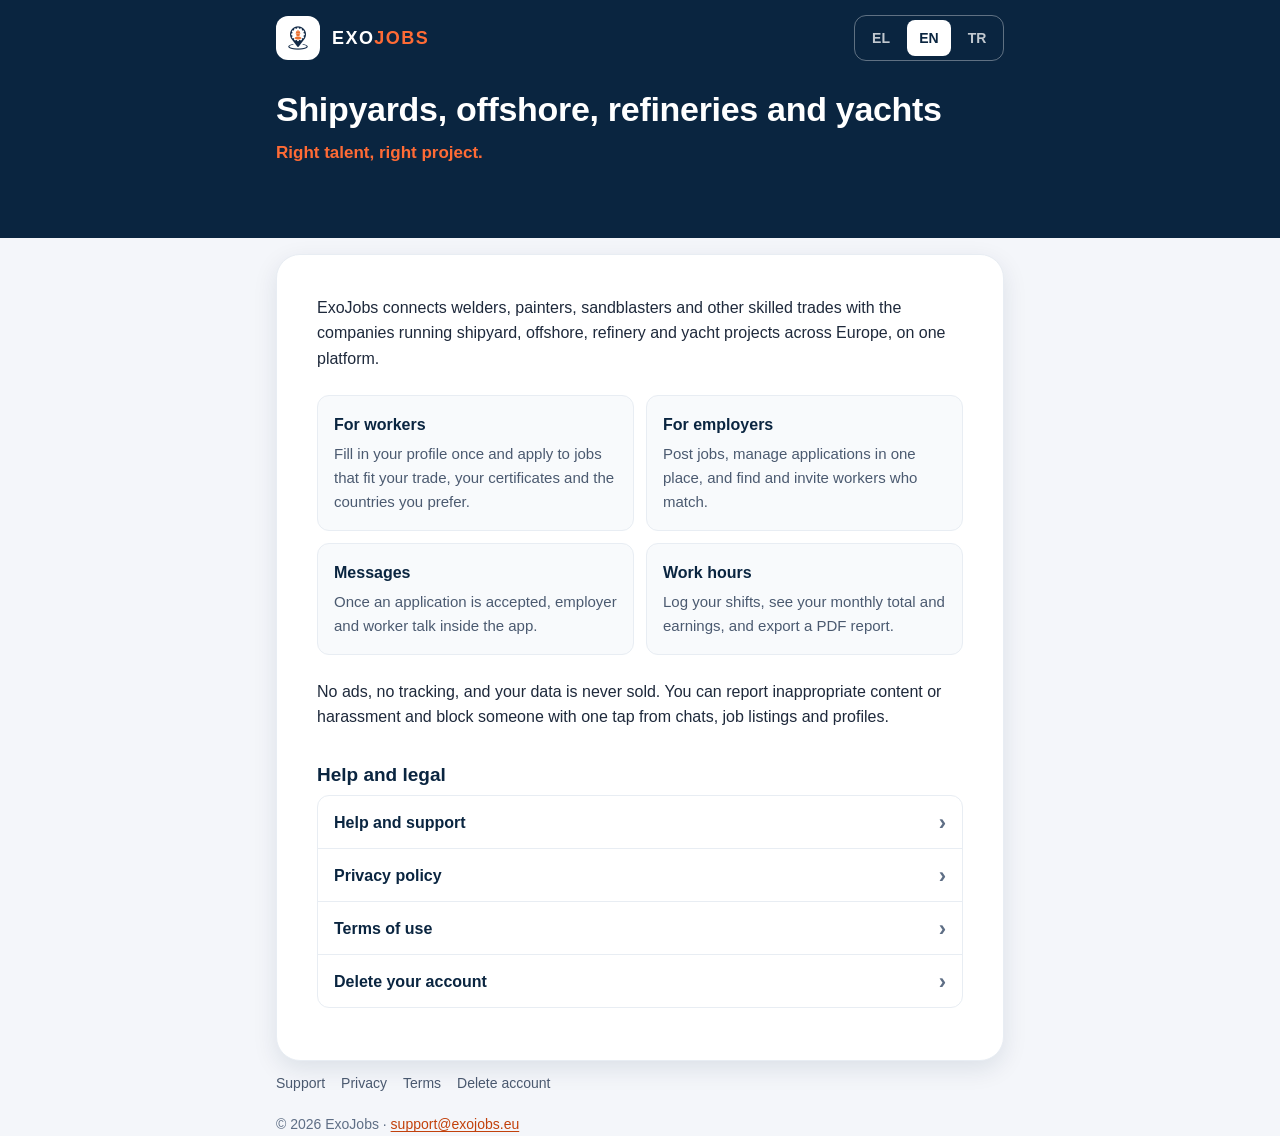
<file: index.html>
<!doctype html>
<html lang="en" data-lang="en">
<head>
<meta charset="utf-8">
<meta name="viewport" content="width=device-width, initial-scale=1">
<meta http-equiv="Content-Security-Policy" content="default-src 'self'; img-src 'self'; style-src 'self'; script-src 'self'; base-uri 'none'; form-action 'none'">
<meta name="referrer" content="no-referrer">
<meta name="color-scheme" content="light dark">
<meta name="theme-color" content="#0A2540" media="(prefers-color-scheme: light)">
<meta name="theme-color" content="#1C3A64" media="(prefers-color-scheme: dark)">
<meta name="description" content="ExoJobs: shipyards, offshore, refineries and yachts. Skilled workers and employers meet on one platform.">
<title>ExoJobs</title>
<link rel="icon" type="image/png" href="assets/favicon.png">
<link rel="apple-touch-icon" href="assets/apple-touch-icon.png">
<link rel="stylesheet" href="assets/style.css">
<script src="assets/site.js"></script>
</head>
<body data-title-tr="ExoJobs · Tersane, offshore, rafineri ve yat işleri" data-title-el="ExoJobs · Ναυπηγεία, offshore, διυλιστήρια και κότερα" data-title-en="ExoJobs · Shipyards, offshore, refineries and yachts">
<a class="skip" href="#main"><span data-l="tr">İçeriğe geç</span><span data-l="el">Μετάβαση στο περιεχόμενο</span><span data-l="en">Skip to content</span></a>

<header class="band">
  <div class="wrap bar">
    <a class="brand-link" href="index.html" aria-label="ExoJobs">
      <span class="logo-box"><img src="assets/logo.png" alt="" width="32" height="32"></span>
      <span class="wordmark">EXO<b>JOBS</b></span>
    </a>
    <nav class="langs" aria-label="Dil / Γλώσσα / Language">
      <a href="?lang=el" data-set-lang="el" lang="el" title="Ελληνικά">EL</a>
      <a href="?lang=en" data-set-lang="en" lang="en" title="English">EN</a>
      <a href="?lang=tr" data-set-lang="tr" lang="tr" title="Türkçe">TR</a>
    </nav>
  </div>
  <div class="wrap band-title">
    <h1>
      <span data-l="tr" lang="tr">Tersane, offshore, rafineri ve yat işleri</span>
      <span data-l="el" lang="el">Ναυπηγεία, offshore, διυλιστήρια και κότερα</span>
      <span data-l="en" lang="en">Shipyards, offshore, refineries and yachts</span>
    </h1>
    <p class="tagline">
      <span data-l="tr" lang="tr">Doğru yetenek, doğru proje.</span>
      <span data-l="el" lang="el">Σωστό ταλέντο, σωστό έργο.</span>
      <span data-l="en" lang="en">Right talent, right project.</span>
    </p>
  </div>
</header>

<main id="main" class="wrap">
  <article class="card" data-l="tr" lang="tr">
    <p>ExoJobs, Avrupa'daki tersane, offshore, rafineri ve yat projelerinde çalışan kaynakçı, boyacı, kumlamacı ve diğer ustaları bu projeleri yürüten şirketlerle tek platformda buluşturur.</p>
    <div class="features">
      <section class="feature">
        <h3>İşçiler için</h3>
        <p>Profilini bir kez doldur; mesleğine, sertifikalarına ve tercih ettiğin ülkelere uyan ilanlara başvur.</p>
      </section>
      <section class="feature">
        <h3>İşverenler için</h3>
        <p>İlan ver, başvuruları tek yerden yönet, ilanına uyan ustaları bul ve davet et.</p>
      </section>
      <section class="feature">
        <h3>Mesajlar</h3>
        <p>Başvuru kabul edilince işveren ve işçi uygulama içinden yazışır.</p>
      </section>
      <section class="feature">
        <h3>Çalışma saatleri</h3>
        <p>Vardiyalarını kaydet, aylık toplamı ve kazancını gör, PDF rapor al.</p>
      </section>
    </div>
    <p>Reklam yok, takip yok, verilerin satılmaz. Uygunsuz içeriği ve tacizi sohbetlerden, ilanlardan ve profillerden tek dokunuşla şikâyet edebilir, kişiyi engelleyebilirsin.</p>

    <!-- Store links: remove "hidden" and fill in the URLs once the app is live. -->
    <div class="stores" hidden>
      <a class="mail" href="#">App Store</a>
      <a class="mail" href="#">Google Play</a>
    </div>

    <h2>Yardım ve yasal bilgiler</h2>
    <ul class="links">
      <li><a href="support.html">Yardım ve destek</a></li>
      <li><a href="privacy.html">Gizlilik politikası</a></li>
      <li><a href="terms.html">Kullanım şartları</a></li>
      <li><a href="delete-account.html">Hesabı silme</a></li>
    </ul>
  </article>

  <article class="card" data-l="el" lang="el">
    <p>Το ExoJobs φέρνει σε επαφή συγκολλητές, βαφείς, αμμοβολιστές και άλλους τεχνίτες με εταιρείες που εκτελούν έργα σε ναυπηγεία, offshore, διυλιστήρια και κότερα σε όλη την Ευρώπη, σε μία πλατφόρμα.</p>
    <div class="features">
      <section class="feature">
        <h3>Για εργαζόμενους</h3>
        <p>Συμπληρώστε το προφίλ σας μία φορά και κάντε αίτηση σε αγγελίες που ταιριάζουν στην ειδικότητα, τα πιστοποιητικά και τις χώρες που προτιμάτε.</p>
      </section>
      <section class="feature">
        <h3>Για εργοδότες</h3>
        <p>Δημοσιεύστε αγγελίες, διαχειριστείτε τις αιτήσεις από ένα σημείο, βρείτε και προσκαλέστε τεχνίτες που ταιριάζουν.</p>
      </section>
      <section class="feature">
        <h3>Μηνύματα</h3>
        <p>Μόλις εγκριθεί μια αίτηση, εργοδότης και εργαζόμενος συνομιλούν μέσα από την εφαρμογή.</p>
      </section>
      <section class="feature">
        <h3>Ώρες εργασίας</h3>
        <p>Καταγράψτε τις βάρδιές σας, δείτε το μηνιαίο σύνολο και τις αποδοχές σας και πάρτε αναφορά PDF.</p>
      </section>
    </div>
    <p>Χωρίς διαφημίσεις, χωρίς παρακολούθηση, τα δεδομένα σας δεν πωλούνται. Μπορείτε να αναφέρετε ακατάλληλο περιεχόμενο ή παρενόχληση και να αποκλείσετε κάποιον με ένα άγγιγμα, από συνομιλίες, αγγελίες και προφίλ.</p>

    <div class="stores" hidden>
      <a class="mail" href="#">App Store</a>
      <a class="mail" href="#">Google Play</a>
    </div>

    <h2>Βοήθεια και νομικά</h2>
    <ul class="links">
      <li><a href="support.html">Βοήθεια και υποστήριξη</a></li>
      <li><a href="privacy.html">Πολιτική απορρήτου</a></li>
      <li><a href="terms.html">Όροι χρήσης</a></li>
      <li><a href="delete-account.html">Διαγραφή λογαριασμού</a></li>
    </ul>
  </article>

  <article class="card" data-l="en" lang="en">
    <p>ExoJobs connects welders, painters, sandblasters and other skilled trades with the companies running shipyard, offshore, refinery and yacht projects across Europe, on one platform.</p>
    <div class="features">
      <section class="feature">
        <h3>For workers</h3>
        <p>Fill in your profile once and apply to jobs that fit your trade, your certificates and the countries you prefer.</p>
      </section>
      <section class="feature">
        <h3>For employers</h3>
        <p>Post jobs, manage applications in one place, and find and invite workers who match.</p>
      </section>
      <section class="feature">
        <h3>Messages</h3>
        <p>Once an application is accepted, employer and worker talk inside the app.</p>
      </section>
      <section class="feature">
        <h3>Work hours</h3>
        <p>Log your shifts, see your monthly total and earnings, and export a PDF report.</p>
      </section>
    </div>
    <p>No ads, no tracking, and your data is never sold. You can report inappropriate content or harassment and block someone with one tap from chats, job listings and profiles.</p>

    <div class="stores" hidden>
      <a class="mail" href="#">App Store</a>
      <a class="mail" href="#">Google Play</a>
    </div>

    <h2>Help and legal</h2>
    <ul class="links">
      <li><a href="support.html">Help and support</a></li>
      <li><a href="privacy.html">Privacy policy</a></li>
      <li><a href="terms.html">Terms of use</a></li>
      <li><a href="delete-account.html">Delete your account</a></li>
    </ul>
  </article>
</main>

<footer class="wrap">
  <nav aria-label="Footer">
    <a href="support.html"><span data-l="tr">Destek</span><span data-l="el">Υποστήριξη</span><span data-l="en">Support</span></a>
    <a href="privacy.html"><span data-l="tr">Gizlilik</span><span data-l="el">Απόρρητο</span><span data-l="en">Privacy</span></a>
    <a href="terms.html"><span data-l="tr">Kullanım şartları</span><span data-l="el">Όροι χρήσης</span><span data-l="en">Terms</span></a>
    <a href="delete-account.html"><span data-l="tr">Hesabı silme</span><span data-l="el">Διαγραφή λογαριασμού</span><span data-l="en">Delete account</span></a>
  </nav>
  <p>© 2026 ExoJobs · <a href="mailto:support@exojobs.eu">support@exojobs.eu</a></p>
</footer>
</body>
</html>
</file>
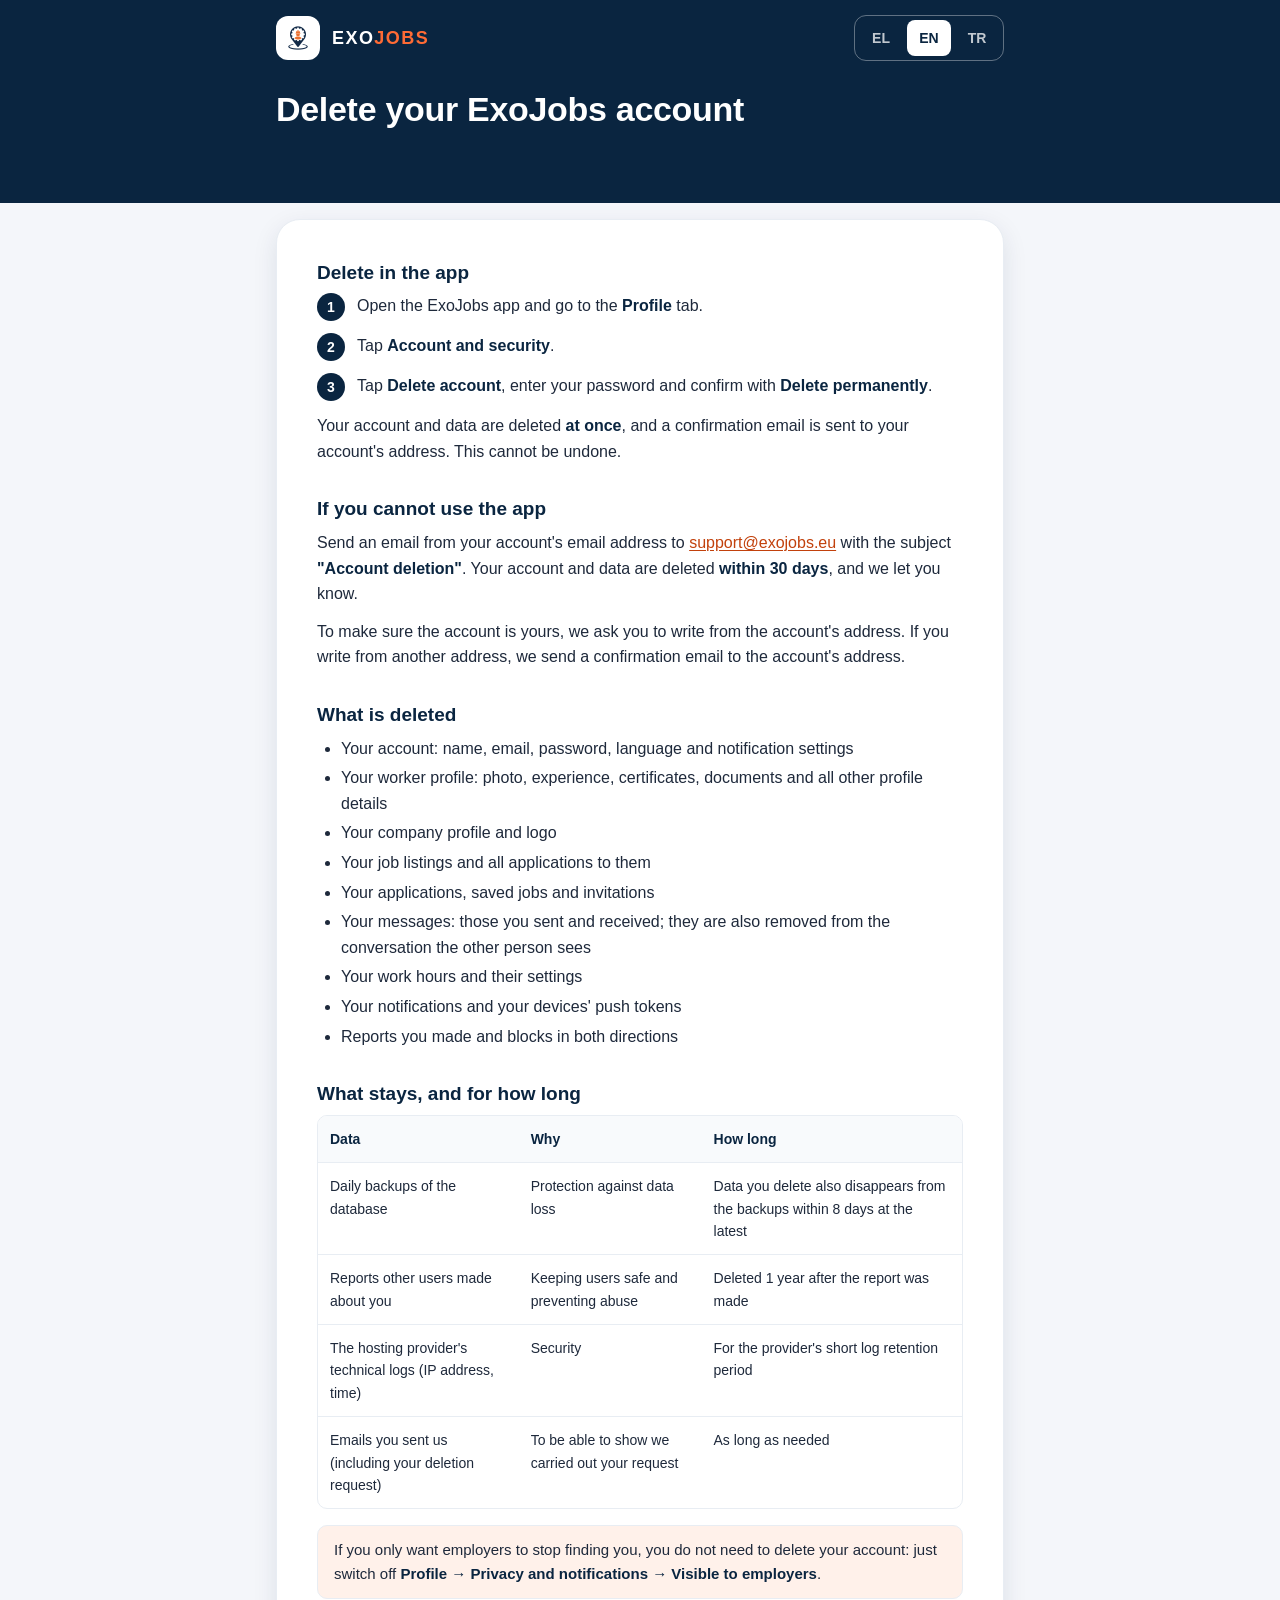
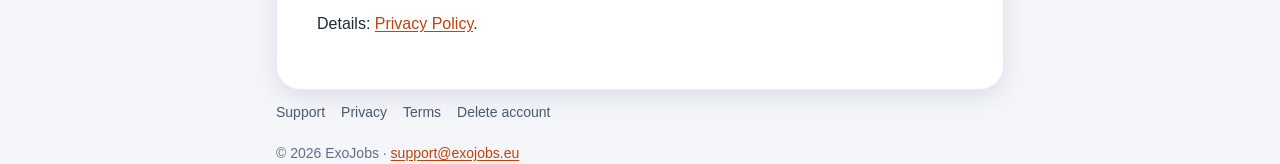
<file: delete-account.html>
<!doctype html>
<html lang="en" data-lang="en">
<head>
<meta charset="utf-8">
<meta name="viewport" content="width=device-width, initial-scale=1">
<meta http-equiv="Content-Security-Policy" content="default-src 'self'; img-src 'self'; style-src 'self'; script-src 'self'; base-uri 'none'; form-action 'none'">
<meta name="referrer" content="no-referrer">
<meta name="color-scheme" content="light dark">
<meta name="theme-color" content="#0A2540" media="(prefers-color-scheme: light)">
<meta name="theme-color" content="#1C3A64" media="(prefers-color-scheme: dark)">
<meta name="description" content="How to delete your ExoJobs account and what happens to your data.">
<title>Delete your account · ExoJobs</title>
<link rel="icon" type="image/png" href="assets/favicon.png">
<link rel="apple-touch-icon" href="assets/apple-touch-icon.png">
<link rel="stylesheet" href="assets/style.css">
<script src="assets/site.js"></script>
</head>
<body data-title-tr="Hesabı silme · ExoJobs" data-title-el="Διαγραφή λογαριασμού · ExoJobs" data-title-en="Delete your account · ExoJobs">
<a class="skip" href="#main"><span data-l="tr">İçeriğe geç</span><span data-l="el">Μετάβαση στο περιεχόμενο</span><span data-l="en">Skip to content</span></a>

<header class="band">
  <div class="wrap bar">
    <a class="brand-link" href="index.html" aria-label="ExoJobs">
      <span class="logo-box"><img src="assets/logo.png" alt="" width="32" height="32"></span>
      <span class="wordmark">EXO<b>JOBS</b></span>
    </a>
    <nav class="langs" aria-label="Dil / Γλώσσα / Language">
      <a href="?lang=el" data-set-lang="el" lang="el" title="Ελληνικά">EL</a>
      <a href="?lang=en" data-set-lang="en" lang="en" title="English">EN</a>
      <a href="?lang=tr" data-set-lang="tr" lang="tr" title="Türkçe">TR</a>
    </nav>
  </div>
  <div class="wrap band-title">
    <h1>
      <span data-l="tr" lang="tr">ExoJobs hesabını silme</span>
      <span data-l="el" lang="el">Διαγραφή λογαριασμού ExoJobs</span>
      <span data-l="en" lang="en">Delete your ExoJobs account</span>
    </h1>
  </div>
</header>

<main id="main" class="wrap">

<!-- ============================== TÜRKÇE ============================== -->
<article class="card" data-l="tr" lang="tr">
  <h2>Uygulamadan silme</h2>
  <ol class="steps">
    <li>ExoJobs uygulamasını aç ve <span class="path">Profilim</span> sekmesine git.</li>
    <li><span class="path">Hesap ve güvenlik</span>'e dokun.</li>
    <li><span class="path">Hesabımı sil</span>'e dokun, şifreni yaz ve <span class="path">Kalıcı olarak sil</span> ile onayla.</li>
  </ol>
  <p>Hesabın ve verilerin <strong>hemen</strong> silinir ve kayıtlı adresine bir onay e-postası gönderilir. Bu işlem geri alınamaz.</p>

  <h2>Uygulamaya erişemiyorsan</h2>
  <p>Hesabına kayıtlı e-posta adresinden <a href="mailto:support@exojobs.eu?subject=Hesap%20silme">support@exojobs.eu</a> adresine, konu satırına <strong>"Hesap silme"</strong> yazarak e-posta gönder. Hesabın ve verilerin <strong>30 gün içinde</strong> silinir ve sana haber veririz.</p>
  <p>Hesabın sana ait olduğundan emin olmak için kayıtlı adresten yazmanı isteriz. Başka bir adresten yazarsan, kayıtlı adrese bir onay e-postası göndeririz.</p>

  <h2>Neler silinir</h2>
  <ul>
    <li>Hesabın: ad soyad, e-posta, şifre, dil ve bildirim ayarları</li>
    <li>İşçi profilin: fotoğraf, deneyim, sertifikalar, belgeler ve diğer bütün profil bilgileri</li>
    <li>Şirket profilin ve logon</li>
    <li>İlanların ve ilanlarına yapılmış bütün başvurular</li>
    <li>Başvuruların, kaydettiğin ilanlar ve davetler</li>
    <li>Mesajların: gönderdiğin ve aldığın mesajlar, karşı tarafın gördüğü sohbetten de silinir</li>
    <li>Çalışma saatlerin ve ayarların</li>
    <li>Bildirimlerin ve telefonlarının bildirim anahtarları</li>
    <li>Yaptığın şikâyetler ve iki yöndeki engeller</li>
  </ul>

  <h2>Neler, ne kadar süre kalır</h2>
  <div class="table-scroll">
  <table>
    <thead><tr><th>Veri</th><th>Neden</th><th>Ne kadar</th></tr></thead>
    <tbody>
      <tr><td>Veritabanının günlük yedekleri</td><td>Veri kaybına karşı koruma</td><td>Sildiğin veriler en geç 8 gün içinde yedeklerden de kalkar</td></tr>
      <tr><td>Başkalarının senin hakkında yaptığı şikâyetler</td><td>Kullanıcıların güvenliği ve kötüye kullanımın önlenmesi</td><td>Şikâyetin yapıldığı tarihten 1 yıl sonra silinir</td></tr>
      <tr><td>Barındırma sağlayıcısının teknik kayıtları (IP adresi, zaman)</td><td>Güvenlik</td><td>Sağlayıcının kısa kayıt süresi boyunca</td></tr>
      <tr><td>Bize yazdığın e-postalar (silme talebin dahil)</td><td>Talebini yerine getirdiğimizi gösterebilmek</td><td>Gerektiği kadar</td></tr>
    </tbody>
  </table>
  </div>

  <p class="note">Sadece işverenlerin seni bulmasını istemiyorsan hesabını silmen gerekmez: <span class="path">Profilim → Gizlilik ve bildirimler → Profilim işverenlere görünsün</span> ayarını kapatman yeterli.</p>
  <p>Ayrıntılar: <a href="privacy.html">Gizlilik Politikası</a>.</p>
</article>

<!-- ============================== ΕΛΛΗΝΙΚΑ ============================== -->
<article class="card" data-l="el" lang="el">
  <h2>Διαγραφή από την εφαρμογή</h2>
  <ol class="steps">
    <li>Ανοίξτε την εφαρμογή ExoJobs και πηγαίνετε στην καρτέλα <span class="path">Προφίλ</span>.</li>
    <li>Πατήστε <span class="path">Λογαριασμός και ασφάλεια</span>.</li>
    <li>Πατήστε <span class="path">Διαγραφή λογαριασμού</span>, γράψτε τον κωδικό σας και επιβεβαιώστε με <span class="path">Οριστική διαγραφή</span>.</li>
  </ol>
  <p>Ο λογαριασμός και τα δεδομένα σας διαγράφονται <strong>αμέσως</strong> και στέλνεται email επιβεβαίωσης στη διεύθυνση του λογαριασμού. Η ενέργεια δεν αναιρείται.</p>

  <h2>Αν δεν έχετε πρόσβαση στην εφαρμογή</h2>
  <p>Στείλτε email από τη διεύθυνση του λογαριασμού σας στο <a href="mailto:support@exojobs.eu?subject=%CE%94%CE%B9%CE%B1%CE%B3%CF%81%CE%B1%CF%86%CE%AE%20%CE%BB%CE%BF%CE%B3%CE%B1%CF%81%CE%B9%CE%B1%CF%83%CE%BC%CE%BF%CF%8D">support@exojobs.eu</a> με θέμα <strong>«Διαγραφή λογαριασμού»</strong>. Ο λογαριασμός και τα δεδομένα σας διαγράφονται <strong>μέσα σε 30 ημέρες</strong> και σας ενημερώνουμε.</p>
  <p>Για να βεβαιωθούμε ότι ο λογαριασμός είναι δικός σας, σας ζητάμε να γράψετε από τη διεύθυνση του λογαριασμού. Αν γράψετε από άλλη διεύθυνση, θα στείλουμε email επιβεβαίωσης στη διεύθυνση του λογαριασμού.</p>

  <h2>Τι διαγράφεται</h2>
  <ul>
    <li>Ο λογαριασμός σας: ονοματεπώνυμο, email, κωδικός, ρυθμίσεις γλώσσας και ειδοποιήσεων</li>
    <li>Το προφίλ εργαζομένου: φωτογραφία, εμπειρία, πιστοποιητικά, έγγραφα και όλα τα άλλα στοιχεία του προφίλ</li>
    <li>Το προφίλ και το λογότυπο της εταιρείας σας</li>
    <li>Οι αγγελίες σας και όλες οι αιτήσεις σε αυτές</li>
    <li>Οι αιτήσεις σας, οι αποθηκευμένες αγγελίες και οι προσκλήσεις</li>
    <li>Τα μηνύματά σας: όσα στείλατε και όσα λάβατε· διαγράφονται και από τη συνομιλία που βλέπει ο άλλος</li>
    <li>Οι ώρες εργασίας και οι ρυθμίσεις τους</li>
    <li>Οι ειδοποιήσεις σας και τα αναγνωριστικά ειδοποιήσεων των συσκευών σας</li>
    <li>Οι αναφορές που κάνατε και οι αποκλεισμοί και προς τις δύο κατευθύνσεις</li>
  </ul>

  <h2>Τι παραμένει και για πόσο</h2>
  <div class="table-scroll">
  <table>
    <thead><tr><th>Δεδομένα</th><th>Γιατί</th><th>Για πόσο</th></tr></thead>
    <tbody>
      <tr><td>Ημερήσια αντίγραφα ασφαλείας της βάσης δεδομένων</td><td>Προστασία από απώλεια δεδομένων</td><td>Τα δεδομένα που διαγράφετε αφαιρούνται και από τα αντίγραφα το αργότερο μέσα σε 8 ημέρες</td></tr>
      <tr><td>Αναφορές άλλων χρηστών για εσάς</td><td>Ασφάλεια των χρηστών και πρόληψη κατάχρησης</td><td>Διαγράφονται 1 χρόνο μετά την υποβολή τους</td></tr>
      <tr><td>Τεχνικά αρχεία του παρόχου φιλοξενίας (διεύθυνση IP, ώρα)</td><td>Ασφάλεια</td><td>Για τη σύντομη περίοδο τήρησης του παρόχου</td></tr>
      <tr><td>Email που μας στείλατε (και το αίτημα διαγραφής)</td><td>Για να μπορούμε να αποδείξουμε ότι εκτελέσαμε το αίτημά σας</td><td>Όσο χρειάζεται</td></tr>
    </tbody>
  </table>
  </div>

  <p class="note">Αν απλώς δεν θέλετε να σας βρίσκουν οι εργοδότες, δεν χρειάζεται να διαγράψετε τον λογαριασμό: αρκεί να απενεργοποιήσετε το <span class="path">Προφίλ → Απόρρητο και ειδοποιήσεις → Ορατό προφίλ για εργοδότες</span>.</p>
  <p>Λεπτομέρειες: <a href="privacy.html">Πολιτική απορρήτου</a>.</p>
</article>

<!-- ============================== ENGLISH ============================== -->
<article class="card" data-l="en" lang="en">
  <h2>Delete in the app</h2>
  <ol class="steps">
    <li>Open the ExoJobs app and go to the <span class="path">Profile</span> tab.</li>
    <li>Tap <span class="path">Account and security</span>.</li>
    <li>Tap <span class="path">Delete account</span>, enter your password and confirm with <span class="path">Delete permanently</span>.</li>
  </ol>
  <p>Your account and data are deleted <strong>at once</strong>, and a confirmation email is sent to your account's address. This cannot be undone.</p>

  <h2>If you cannot use the app</h2>
  <p>Send an email from your account's email address to <a href="mailto:support@exojobs.eu?subject=Account%20deletion">support@exojobs.eu</a> with the subject <strong>"Account deletion"</strong>. Your account and data are deleted <strong>within 30 days</strong>, and we let you know.</p>
  <p>To make sure the account is yours, we ask you to write from the account's address. If you write from another address, we send a confirmation email to the account's address.</p>

  <h2>What is deleted</h2>
  <ul>
    <li>Your account: name, email, password, language and notification settings</li>
    <li>Your worker profile: photo, experience, certificates, documents and all other profile details</li>
    <li>Your company profile and logo</li>
    <li>Your job listings and all applications to them</li>
    <li>Your applications, saved jobs and invitations</li>
    <li>Your messages: those you sent and received; they are also removed from the conversation the other person sees</li>
    <li>Your work hours and their settings</li>
    <li>Your notifications and your devices' push tokens</li>
    <li>Reports you made and blocks in both directions</li>
  </ul>

  <h2>What stays, and for how long</h2>
  <div class="table-scroll">
  <table>
    <thead><tr><th>Data</th><th>Why</th><th>How long</th></tr></thead>
    <tbody>
      <tr><td>Daily backups of the database</td><td>Protection against data loss</td><td>Data you delete also disappears from the backups within 8 days at the latest</td></tr>
      <tr><td>Reports other users made about you</td><td>Keeping users safe and preventing abuse</td><td>Deleted 1 year after the report was made</td></tr>
      <tr><td>The hosting provider's technical logs (IP address, time)</td><td>Security</td><td>For the provider's short log retention period</td></tr>
      <tr><td>Emails you sent us (including your deletion request)</td><td>To be able to show we carried out your request</td><td>As long as needed</td></tr>
    </tbody>
  </table>
  </div>

  <p class="note">If you only want employers to stop finding you, you do not need to delete your account: just switch off <span class="path">Profile → Privacy and notifications → Visible to employers</span>.</p>
  <p>Details: <a href="privacy.html">Privacy Policy</a>.</p>
</article>

</main>

<footer class="wrap">
  <nav aria-label="Footer">
    <a href="support.html"><span data-l="tr">Destek</span><span data-l="el">Υποστήριξη</span><span data-l="en">Support</span></a>
    <a href="privacy.html"><span data-l="tr">Gizlilik</span><span data-l="el">Απόρρητο</span><span data-l="en">Privacy</span></a>
    <a href="terms.html"><span data-l="tr">Kullanım şartları</span><span data-l="el">Όροι χρήσης</span><span data-l="en">Terms</span></a>
    <a href="delete-account.html"><span data-l="tr">Hesabı silme</span><span data-l="el">Διαγραφή λογαριασμού</span><span data-l="en">Delete account</span></a>
  </nav>
  <p>© 2026 ExoJobs · <a href="mailto:support@exojobs.eu">support@exojobs.eu</a></p>
</footer>
</body>
</html>
</file>
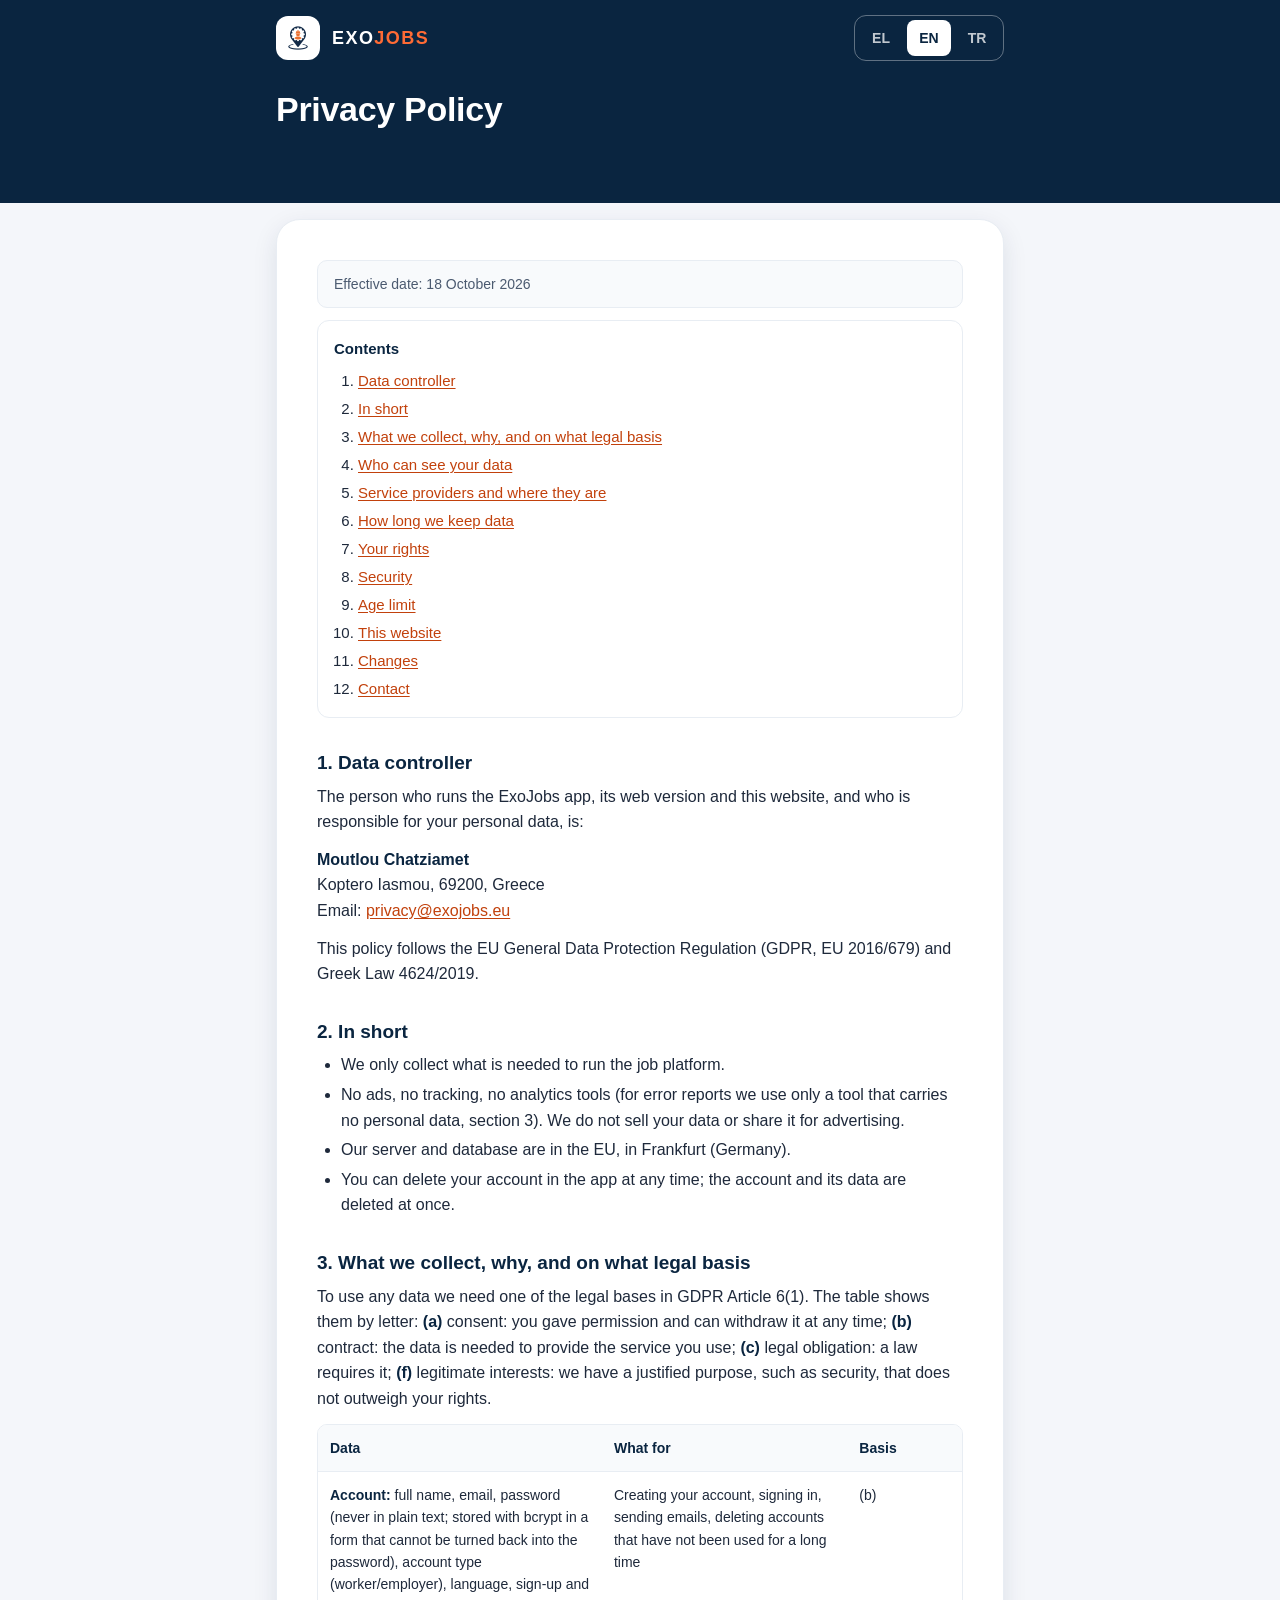
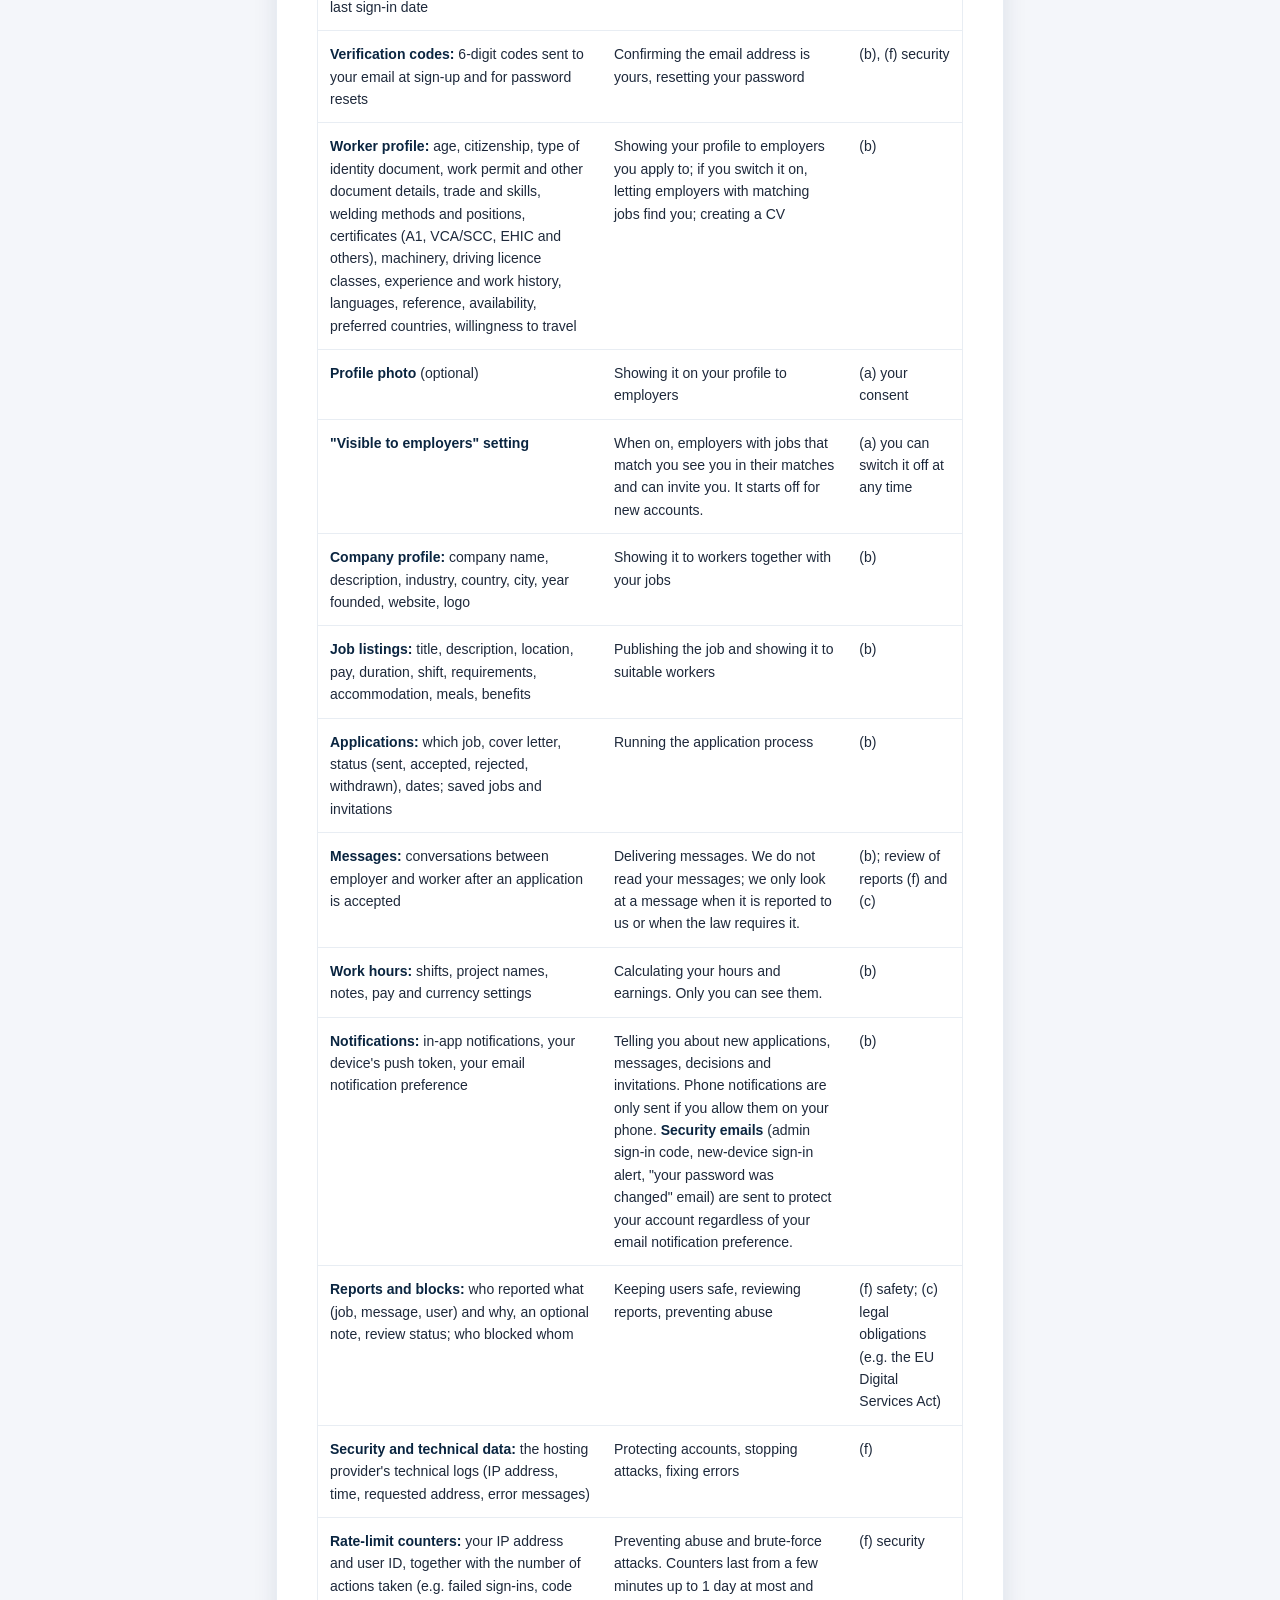
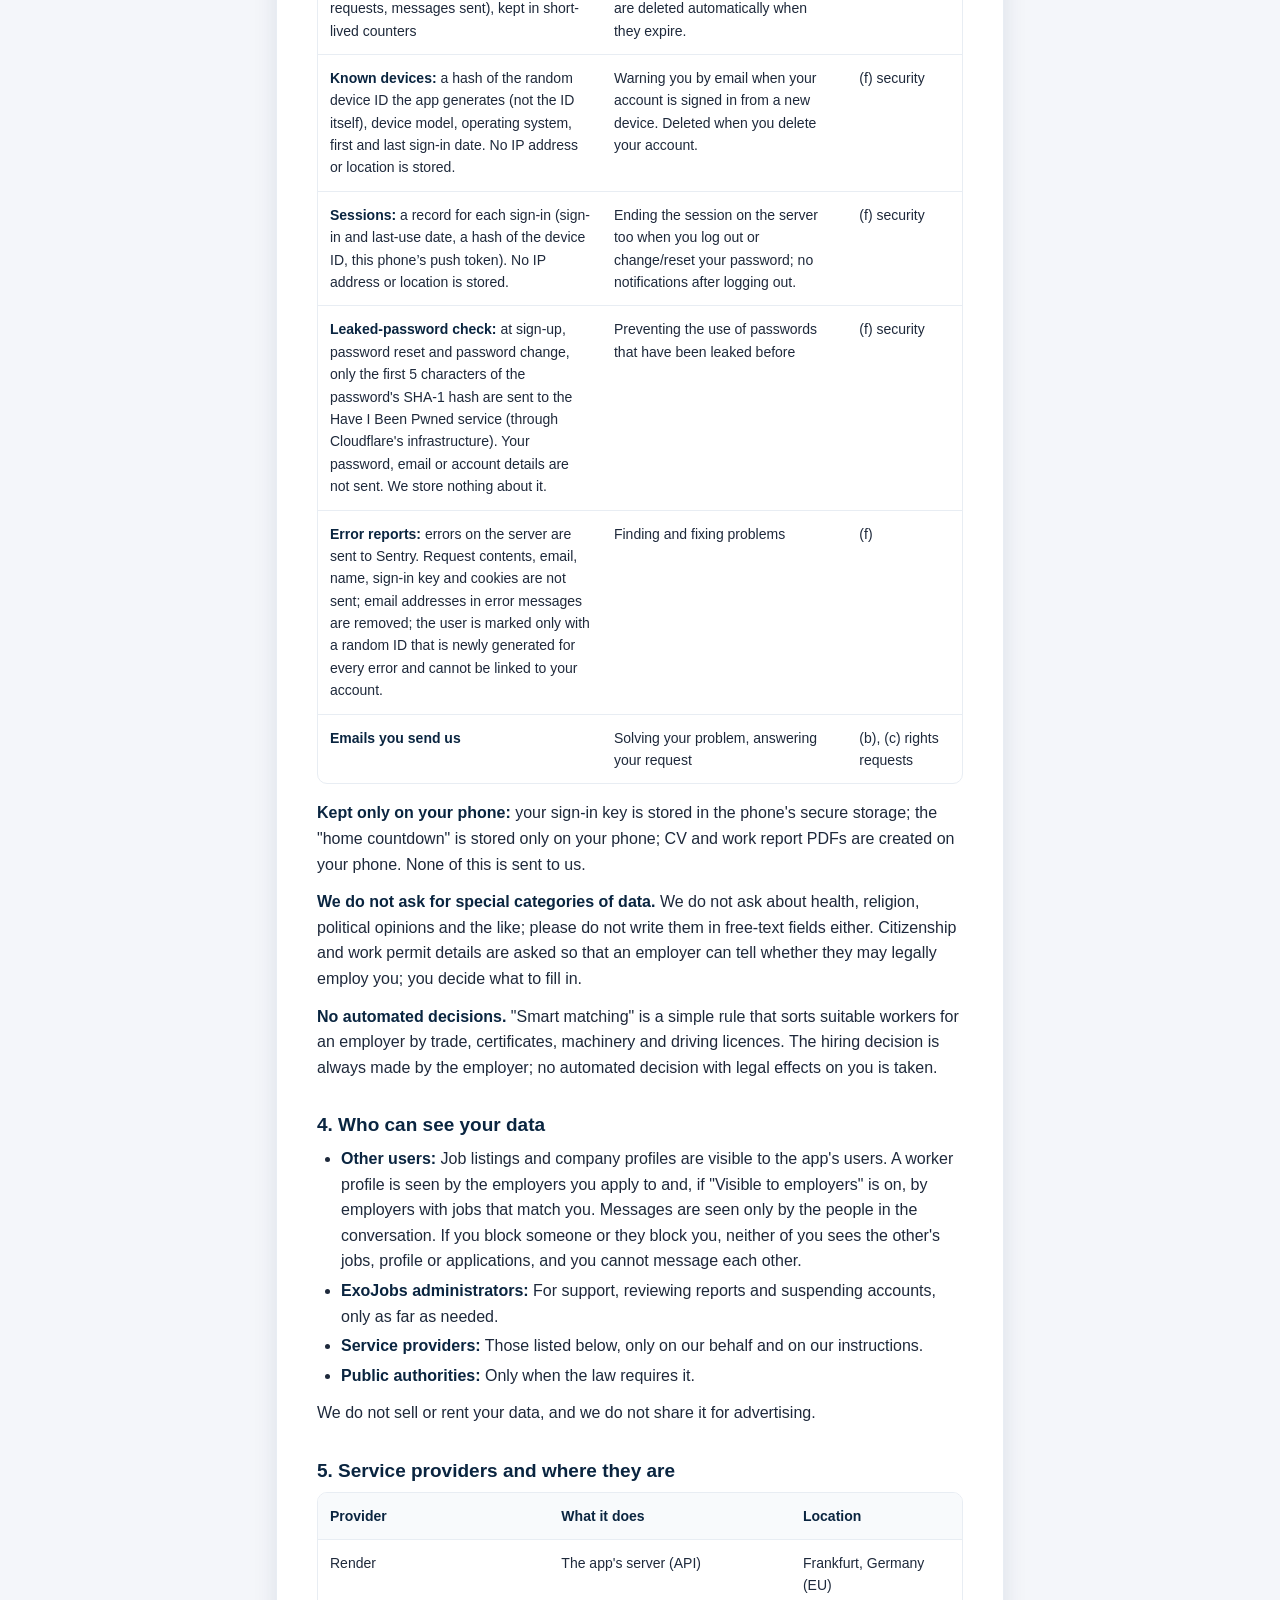
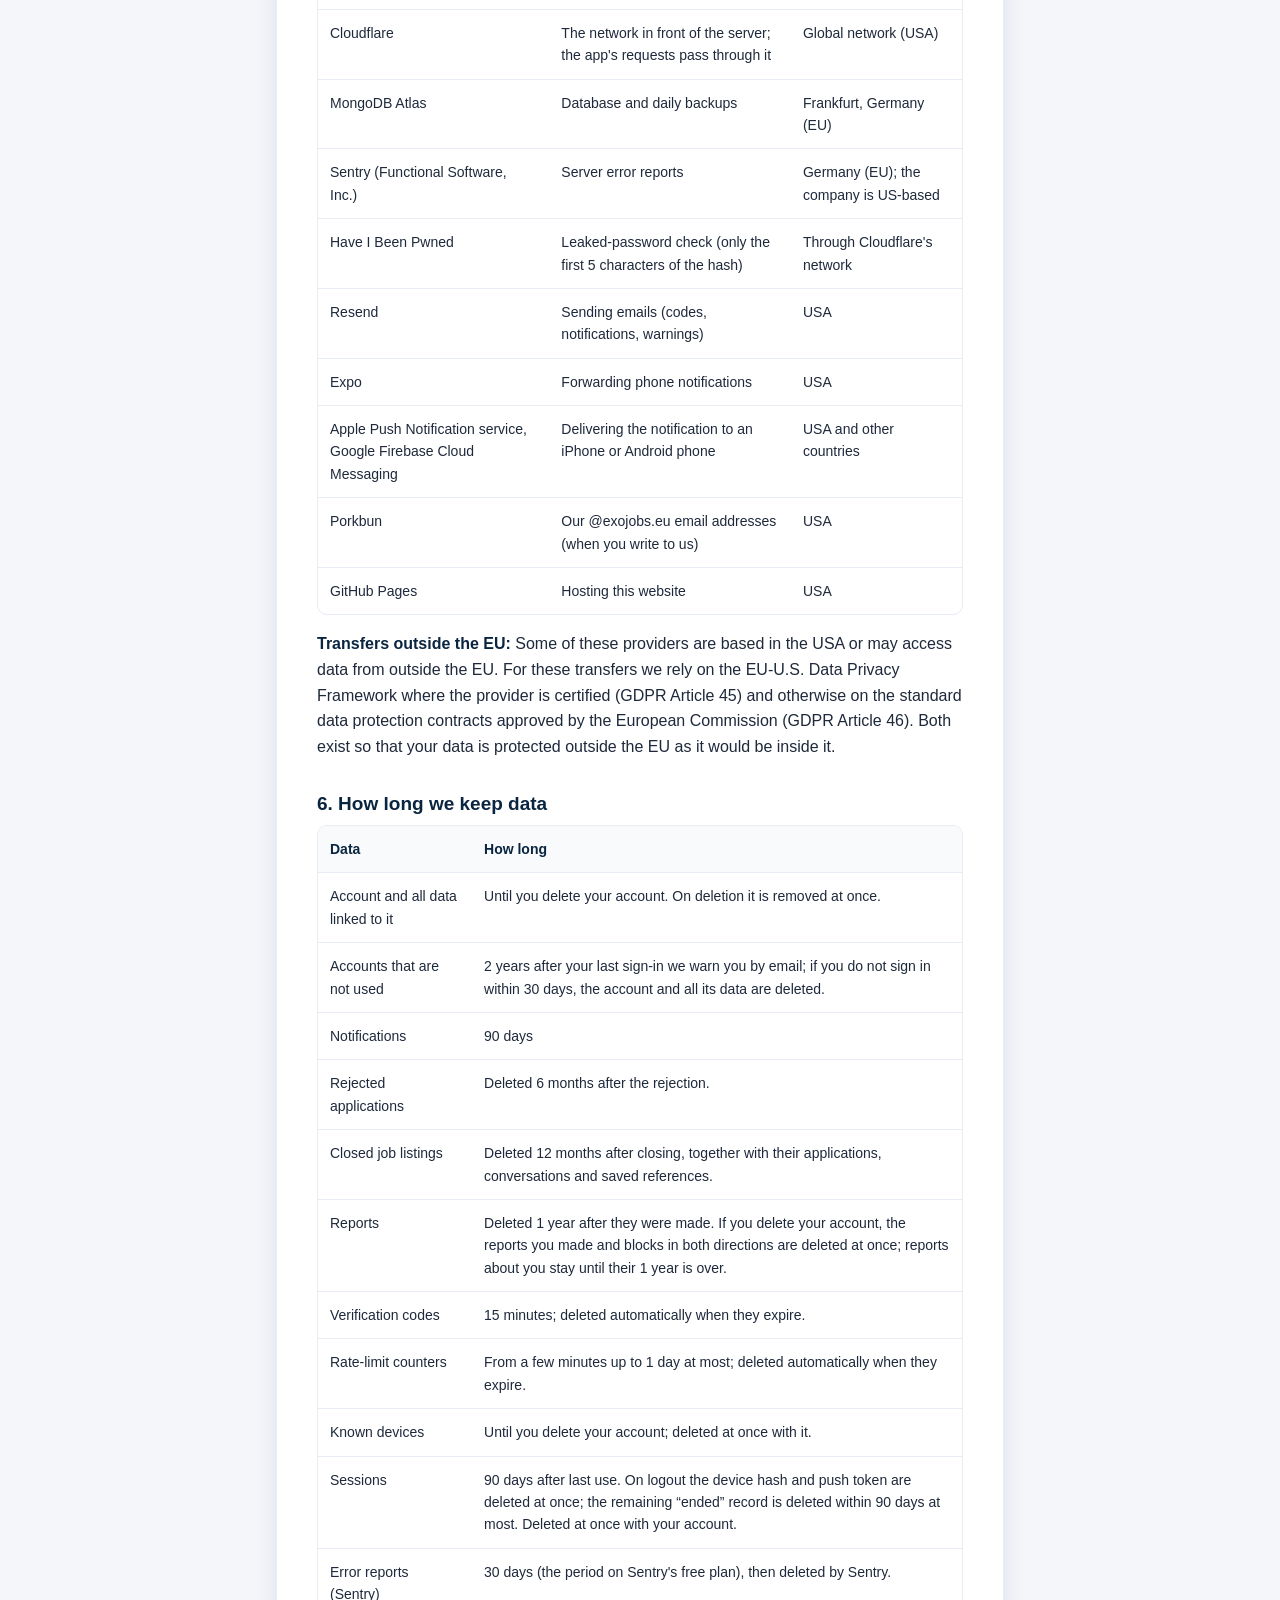
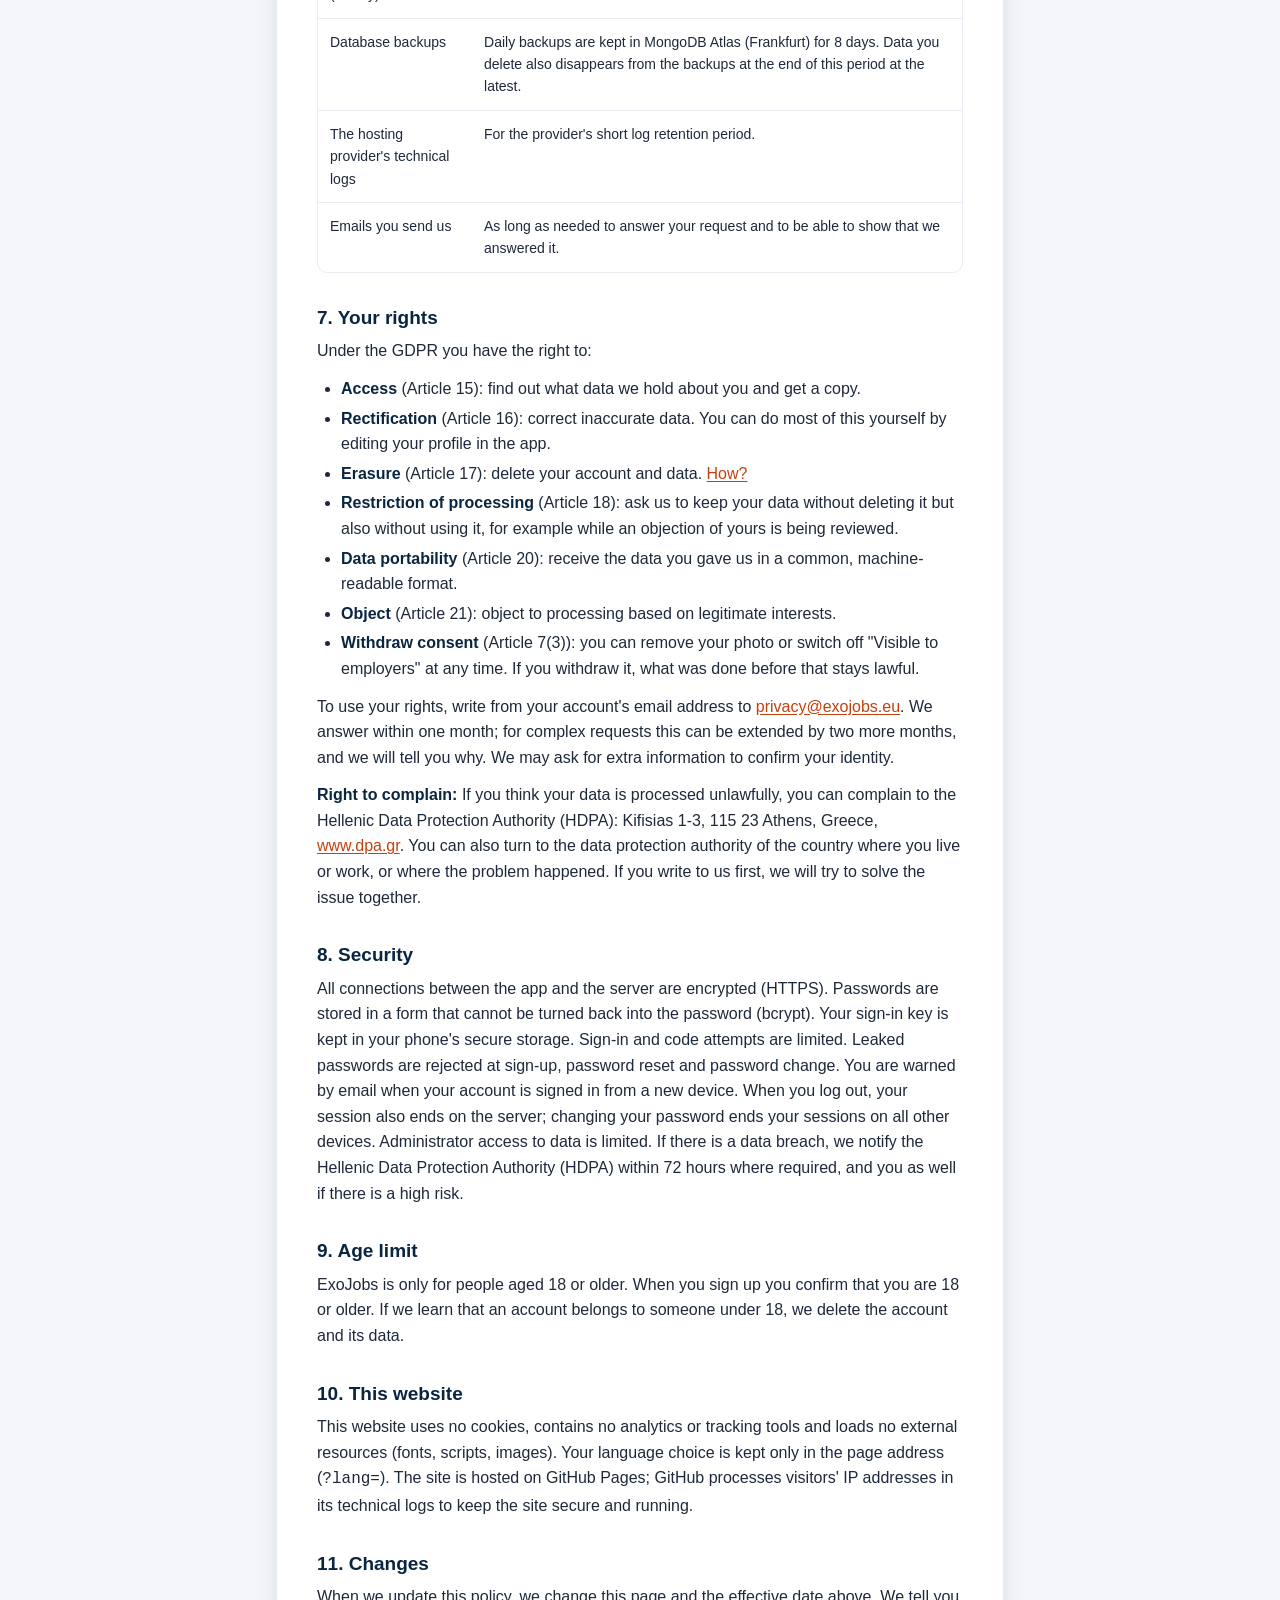
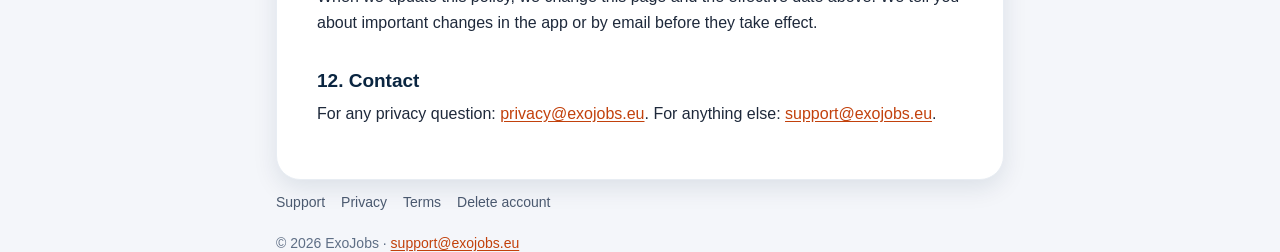
<file: privacy.html>
<!doctype html>
<html lang="en" data-lang="en">
<head>
<meta charset="utf-8">
<meta name="viewport" content="width=device-width, initial-scale=1">
<meta http-equiv="Content-Security-Policy" content="default-src 'self'; img-src 'self'; style-src 'self'; script-src 'self'; base-uri 'none'; form-action 'none'">
<meta name="referrer" content="no-referrer">
<meta name="color-scheme" content="light dark">
<meta name="theme-color" content="#0A2540" media="(prefers-color-scheme: light)">
<meta name="theme-color" content="#1C3A64" media="(prefers-color-scheme: dark)">
<meta name="description" content="How ExoJobs collects, uses and protects personal data.">
<title>Privacy Policy · ExoJobs</title>
<link rel="icon" type="image/png" href="assets/favicon.png">
<link rel="apple-touch-icon" href="assets/apple-touch-icon.png">
<link rel="stylesheet" href="assets/style.css">
<script src="assets/site.js"></script>
</head>
<body data-title-tr="Gizlilik Politikası · ExoJobs" data-title-el="Πολιτική απορρήτου · ExoJobs" data-title-en="Privacy Policy · ExoJobs">
<a class="skip" href="#main"><span data-l="tr">İçeriğe geç</span><span data-l="el">Μετάβαση στο περιεχόμενο</span><span data-l="en">Skip to content</span></a>

<header class="band">
  <div class="wrap bar">
    <a class="brand-link" href="index.html" aria-label="ExoJobs">
      <span class="logo-box"><img src="assets/logo.png" alt="" width="32" height="32"></span>
      <span class="wordmark">EXO<b>JOBS</b></span>
    </a>
    <nav class="langs" aria-label="Dil / Γλώσσα / Language">
      <a href="?lang=el" data-set-lang="el" lang="el" title="Ελληνικά">EL</a>
      <a href="?lang=en" data-set-lang="en" lang="en" title="English">EN</a>
      <a href="?lang=tr" data-set-lang="tr" lang="tr" title="Türkçe">TR</a>
    </nav>
  </div>
  <div class="wrap band-title">
    <h1>
      <span data-l="tr" lang="tr">Gizlilik Politikası</span>
      <span data-l="el" lang="el">Πολιτική απορρήτου</span>
      <span data-l="en" lang="en">Privacy Policy</span>
    </h1>
  </div>
</header>

<main id="main" class="wrap">

<!-- ============================== TÜRKÇE ============================== -->
<article class="card" data-l="tr" lang="tr">
  <p class="meta">Yürürlük tarihi: 18 Ekim 2026</p>

  <nav class="toc" aria-label="İçindekiler">
    <p>İçindekiler</p>
    <ol>
      <li><a href="#tr-1">Veri sorumlusu</a></li>
      <li><a href="#tr-2">Kısaca</a></li>
      <li><a href="#tr-3">Topladığımız veriler, amaçları ve hukuki dayanakları</a></li>
      <li><a href="#tr-4">Verilerini kimler görebilir</a></li>
      <li><a href="#tr-5">Hizmet sağlayıcılar ve konumları</a></li>
      <li><a href="#tr-6">Saklama süreleri</a></li>
      <li><a href="#tr-7">Hakların</a></li>
      <li><a href="#tr-8">Güvenlik</a></li>
      <li><a href="#tr-9">Yaş sınırı</a></li>
      <li><a href="#tr-10">Bu web sitesi</a></li>
      <li><a href="#tr-11">Değişiklikler</a></li>
      <li><a href="#tr-12">İletişim</a></li>
    </ol>
  </nav>

  <h2 id="tr-1">1. Veri sorumlusu</h2>
  <p>ExoJobs mobil uygulamasını, web sürümünü ve bu web sitesini işleten ve kişisel verilerinden sorumlu olan kişi:</p>
  <p><strong>Moutlou Chatziamet</strong><br>Koptero Iasmou, 69200, Yunanistan<br>E-posta: <a href="mailto:privacy@exojobs.eu">privacy@exojobs.eu</a></p>
  <p>Bu politika, Avrupa Birliği Genel Veri Koruma Tüzüğü'ne (GDPR, AB 2016/679) ve Yunanistan'ın 4624/2019 sayılı Kanunu'na göre hazırlanmıştır.</p>

  <h2 id="tr-2">2. Kısaca</h2>
  <ul>
    <li>Sadece iş platformunu çalıştırmak için gereken verileri topluyoruz.</li>
    <li>Reklam yok, takip yok, analitik araç yok (hata kaydı için yalnızca kişisel veri içermeyen bir araç var, bölüm 3). Verilerini satmıyor, reklam için kimseyle paylaşmıyoruz.</li>
    <li>Sunucumuz ve veritabanımız AB'de, Frankfurt'ta (Almanya).</li>
    <li>Hesabını istediğin an uygulamadan silebilirsin; hesabın ve ona bağlı veriler hemen silinir.</li>
  </ul>

  <h2 id="tr-3">3. Topladığımız veriler, amaçları ve hukuki dayanakları</h2>
  <p>Bir veriyi işleyebilmek için GDPR madde 6/1'de sayılan hukuki dayanaklardan birine ihtiyacımız var. Tabloda harflerle gösterdik: <strong>(a)</strong> rıza: sen izin verdin ve istediğin an geri alabilirsin; <strong>(b)</strong> sözleşme: veri, kullandığın hizmeti sunmak için gerekli; <strong>(c)</strong> yasal yükümlülük: bir yasa bunu yapmamızı istiyor; <strong>(f)</strong> meşru menfaat: güvenlik gibi haklı bir amacımız var ve bu amaç senin haklarından ağır basmıyor.</p>
  <div class="table-scroll">
  <table>
    <thead><tr><th>Veri</th><th>Ne için</th><th>Dayanak</th></tr></thead>
    <tbody>
      <tr><td><strong>Hesap:</strong> ad soyad, e-posta, şifre (asla düz metin olarak değil, şifreye geri çevrilemeyen bir biçimde, bcrypt ile saklanır), hesap türü (işçi/işveren), dil, kayıt ve son giriş tarihi</td><td>Hesap açmak, giriş yapmak, e-posta göndermek, uzun süre kullanılmayan hesapları silmek</td><td>(b)</td></tr>
      <tr><td><strong>Doğrulama kodları:</strong> kayıt ve şifre sıfırlama için e-postana gönderilen 6 haneli kodlar</td><td>E-posta adresinin senin olduğunu doğrulamak, şifreni sıfırlamak</td><td>(b), (f) güvenlik</td></tr>
      <tr><td><strong>İşçi profili:</strong> yaş, uyruk, kimlik belgesi türü, çalışma izni ve diğer belge bilgileri, meslek ve beceriler, kaynak yöntemleri ve pozisyonları, sertifikalar (A1, VCA/SCC, EHIC vb.), iş makineleri, ehliyet sınıfları, deneyim ve iş geçmişi, diller, referans, müsaitlik, tercih edilen ülkeler, seyahat isteği</td><td>Profilini başvurduğun işverenlere göstermek; açarsan ilanına uyan işverenlerin seni bulmasını sağlamak; özgeçmiş (CV) oluşturmak</td><td>(b)</td></tr>
      <tr><td><strong>Profil fotoğrafı</strong> (isteğe bağlı)</td><td>Profilinde işverenlere göstermek</td><td>(a) onayın</td></tr>
      <tr><td><strong>"Profilim işverenlere görünsün" ayarı</strong></td><td>Açıksa ilanlarına uyan işverenler seni eşleşmelerde görür ve davet edebilir. Yeni hesaplarda kapalı başlar.</td><td>(a) istediğin an kapatabilirsin</td></tr>
      <tr><td><strong>Şirket profili:</strong> şirket adı, tanıtım, sektör, ülke, şehir, kuruluş yılı, web sitesi, logo</td><td>İlanlarınla birlikte işçilere göstermek</td><td>(b)</td></tr>
      <tr><td><strong>İlanlar:</strong> başlık, açıklama, yer, ücret, süre, vardiya, aranan nitelikler, konaklama, yemek, sağlanan destekler</td><td>İlanı yayınlamak ve uygun işçilere göstermek</td><td>(b)</td></tr>
      <tr><td><strong>Başvurular:</strong> hangi ilana başvurulduğu, ön yazı, durum (gönderildi, kabul, ret, geri çekildi), tarihler; kaydedilen ilanlar ve davetler</td><td>Başvuru sürecini yürütmek</td><td>(b)</td></tr>
      <tr><td><strong>Mesajlar:</strong> başvuru kabul edildikten sonra işveren ile işçi arasındaki yazışmalar</td><td>Mesajları iletmek. Mesajlarını okumayız; sadece şikâyet edilen bir mesajı incelemek ya da yasal bir zorunluluk olduğunda bakarız.</td><td>(b); şikâyet incelemesi (f) ve (c)</td></tr>
      <tr><td><strong>Çalışma saatleri:</strong> vardiyalar, proje adları, notlar, ücret ve para birimi ayarları</td><td>Saatlerini ve kazancını hesaplamak. Bu bilgiler sadece sana görünür.</td><td>(b)</td></tr>
      <tr><td><strong>Bildirimler:</strong> uygulama içi bildirimler, telefonunun bildirim anahtarı (push token), e-posta bildirimi tercihi</td><td>Yeni başvuru, mesaj, karar ve davetleri haber vermek. Telefon bildirimleri sadece telefonunda izin verirsen gönderilir. <strong>Güvenlik e-postaları</strong> (admin giriş kodu, yeni cihazdan giriş uyarısı, "şifren değiştirildi" e-postası) hesabını korumak için e-posta bildirimi tercihinden bağımsız gönderilir.</td><td>(b)</td></tr>
      <tr><td><strong>Şikâyet ve engelleme kayıtları:</strong> kimin neyi (ilan, mesaj, kullanıcı) hangi nedenle şikâyet ettiği, isteğe bağlı not, inceleme durumu; kimin kimi engellediği</td><td>Kullanıcıları korumak, şikâyetleri incelemek, kötüye kullanımı önlemek</td><td>(f) güvenlik; (c) yasal yükümlülükler (ör. AB Dijital Hizmetler Yasası)</td></tr>
      <tr><td><strong>Güvenlik ve teknik veriler:</strong> barındırma sağlayıcısının teknik kayıtları (IP adresi, zaman, istenen adres, hata mesajları)</td><td>Hesapları korumak, saldırıları engellemek, hataları çözmek</td><td>(f)</td></tr>
      <tr><td><strong>Hız sınırı sayaçları:</strong> IP adresin ve kullanıcı kimliğin, yapılan işlem sayısıyla birlikte (ör. hatalı giriş, kod isteme, mesaj gönderme sayısı) kısa süreli sayaçlarda tutulur</td><td>Kötüye kullanımı ve kaba kuvvet saldırılarını önlemek. Sayaçlar dakikalardan en uzun 1 güne kadar sürer ve süre dolunca kendiliğinden silinir.</td><td>(f) güvenlik</td></tr>
      <tr><td><strong>Bilinen cihazlar:</strong> uygulamanın ürettiği rastgele cihaz kimliğinin özeti (kimliğin kendisi değil), cihaz modeli, işletim sistemi, ilk ve son giriş tarihi. IP adresi ve konum saklanmaz.</td><td>Hesabına yeni bir cihazdan girildiğinde seni e-postayla uyarmak. Hesabını silince silinir.</td><td>(f) güvenlik</td></tr>
      <tr><td><strong>Oturumlar:</strong> her giriş için oturum kaydı (giriş ve son kullanım tarihi, cihaz kimliğinin özeti, bu telefonun bildirim anahtarı). IP adresi ve konum saklanmaz.</td><td>Çıkış yapınca, şifre değişince ya da sıfırlanınca oturumu sunucuda da kapatmak; çıkıştan sonra telefona bildirim gitmemesi.</td><td>(f) güvenlik</td></tr>
      <tr><td><strong>Sızdırılmış şifre kontrolü:</strong> kayıt, şifre sıfırlama ve şifre değiştirmede, şifrenin SHA-1 özetinin yalnızca ilk 5 karakteri Have I Been Pwned hizmetine (Cloudflare altyapısı üzerinden) gönderilir. Şifren, e-postan ya da hesap bilgilerin gönderilmez. Bize hiçbir şey saklanmaz.</td><td>Daha önce sızdırılmış şifrelerin kullanılmasını önlemek</td><td>(f) güvenlik</td></tr>
      <tr><td><strong>Hata kayıtları:</strong> sunucuda oluşan hatalar Sentry'ye gönderilir. İstek içeriği, e-posta, isim, giriş anahtarı ve çerezler gönderilmez; hata metinlerindeki e-posta adresleri silinir; kullanıcı yalnızca her hata için yeni üretilen rastgele bir kimlikle işaretlenir ve hesabınla ilişkilendirilemez.</td><td>Sorunları bulmak ve düzeltmek</td><td>(f)</td></tr>
      <tr><td><strong>Bize yazdığın e-postalar</strong></td><td>Sorunu çözmek, talebini yanıtlamak</td><td>(b), (c) hak talepleri</td></tr>
    </tbody>
  </table>
  </div>
  <p><strong>Sadece telefonunda kalanlar:</strong> giriş anahtarın telefonun güvenli deposunda tutulur; eve dönüş sayacı yalnızca telefonunda saklanır; CV ve çalışma raporu PDF'leri telefonunda oluşturulur. Bunlar bize gönderilmez.</p>
  <p><strong>Özel nitelikli veri istemiyoruz.</strong> Sağlık, din, siyasi görüş gibi bilgileri istemiyoruz; lütfen serbest metin alanlarına da yazma. Uyruk ve çalışma izni bilgileri, işverenin seni yasal olarak çalıştırıp çalıştıramayacağını anlaması için sorulur; hangilerini dolduracağına sen karar verirsin.</p>
  <p><strong>Otomatik karar yok.</strong> "Akıllı eşleşme", meslek, sertifika, iş makinesi ve ehliyet bilgilerine göre işverene uygun işçileri sıralayan basit bir kuraldır. İşe alma kararını her zaman işveren verir; senin hakkında hukuki sonuç doğuran otomatik bir karar alınmaz.</p>

  <h2 id="tr-4">4. Verilerini kimler görebilir</h2>
  <ul>
    <li><strong>Diğer kullanıcılar:</strong> İlanlar ve şirket profilleri uygulamadaki kullanıcılara açıktır. İşçi profilini başvurduğun işverenler görür; "Profilim işverenlere görünsün" açıksa ilanlarına uyan işverenler de görür. Mesajları sadece yazışmanın tarafları görür. Engellediğin ya da seni engelleyen kişiyle birbirinizin ilanlarını, profillerini ve başvurularını görmezsiniz, mesajlaşamazsınız.</li>
    <li><strong>ExoJobs yöneticileri:</strong> Destek, şikâyet incelemesi ve hesap askıya alma için, sadece gerektiği kadar.</li>
    <li><strong>Hizmet sağlayıcılar:</strong> Aşağıdaki bölümde sayılanlar, sadece bizim adımıza ve talimatımızla.</li>
    <li><strong>Resmî makamlar:</strong> Sadece yasal bir zorunluluk varsa.</li>
  </ul>
  <p>Verilerini satmayız, kiralamayız ve reklam amacıyla kimseyle paylaşmayız.</p>

  <h2 id="tr-5">5. Hizmet sağlayıcılar ve konumları</h2>
  <div class="table-scroll">
  <table>
    <thead><tr><th>Sağlayıcı</th><th>Ne yapar</th><th>Konum</th></tr></thead>
    <tbody>
      <tr><td>Render</td><td>Uygulamanın sunucusu (API)</td><td>Frankfurt, Almanya (AB)</td></tr>
      <tr><td>Cloudflare</td><td>Sunucunun önündeki ağ; uygulamanın istekleri bu ağdan geçer</td><td>Küresel ağ (ABD)</td></tr>
      <tr><td>MongoDB Atlas</td><td>Veritabanı ve günlük yedekleri</td><td>Frankfurt, Almanya (AB)</td></tr>
      <tr><td>Sentry (Functional Software, Inc.)</td><td>Sunucu hata kayıtları</td><td>Almanya (AB); şirket ABD merkezli</td></tr>
      <tr><td>Have I Been Pwned</td><td>Sızdırılmış şifre kontrolü (yalnızca şifre özetinin ilk 5 karakteri)</td><td>Cloudflare ağı üzerinden</td></tr>
      <tr><td>Resend</td><td>E-posta gönderimi (kodlar, bildirimler, uyarılar)</td><td>ABD</td></tr>
      <tr><td>Expo</td><td>Telefon bildirimlerinin iletilmesi</td><td>ABD</td></tr>
      <tr><td>Apple Push Notification service, Google Firebase Cloud Messaging</td><td>Bildirimin iPhone'a veya Android telefona ulaştırılması</td><td>ABD ve diğer ülkeler</td></tr>
      <tr><td>Porkbun</td><td>@exojobs.eu e-posta adreslerimiz (bize yazdığında)</td><td>ABD</td></tr>
      <tr><td>GitHub Pages</td><td>Bu web sitesinin barındırılması</td><td>ABD</td></tr>
    </tbody>
  </table>
  </div>
  <p><strong>AB dışına aktarım:</strong> Bu sağlayıcıların bazıları ABD'de bulunur ya da verilere AB dışından erişebilir. Bu aktarımlarda, sağlayıcı sertifikalıysa AB-ABD Veri Gizliliği Çerçevesi'ne (GDPR md. 45), değilse Avrupa Komisyonu'nun onayladığı standart veri koruma sözleşmelerine (GDPR md. 46) dayanırız. Bu iki yol da verilerinin AB dışında da AB'dekine denk biçimde korunmasını sağlamak içindir.</p>

  <h2 id="tr-6">6. Saklama süreleri</h2>
  <div class="table-scroll">
  <table>
    <thead><tr><th>Veri</th><th>Ne kadar</th></tr></thead>
    <tbody>
      <tr><td>Hesap ve ona bağlı bütün veriler</td><td>Hesabını silene kadar. Silince hemen silinir.</td></tr>
      <tr><td>Kullanılmayan hesaplar</td><td>Son girişten 2 yıl sonra e-postayla uyarırız; 30 gün içinde giriş yapmazsan hesap ve bütün verisi silinir.</td></tr>
      <tr><td>Bildirimler</td><td>90 gün</td></tr>
      <tr><td>Reddedilen başvurular</td><td>Reddedilmeden 6 ay sonra silinir.</td></tr>
      <tr><td>Kapanmış ilanlar</td><td>Kapanmadan 12 ay sonra; başvuruları, sohbetleri ve kaydedilmiş ilan kayıtlarıyla birlikte silinir.</td></tr>
      <tr><td>Şikâyetler</td><td>Yapıldıktan 1 yıl sonra silinir. Hesabını silersen yaptığın şikâyetler ve iki yöndeki engeller hemen silinir; senin hakkındaki şikâyetler 1 yılı dolana kadar kalır.</td></tr>
      <tr><td>Doğrulama kodları</td><td>15 dakika; süresi dolunca kendiliğinden silinir.</td></tr>
      <tr><td>Hız sınırı sayaçları</td><td>Dakikalardan en uzun 1 güne kadar; süre dolunca kendiliğinden silinir.</td></tr>
      <tr><td>Bilinen cihazlar</td><td>Hesabını silene kadar; hesap silinince hemen silinir.</td></tr>
      <tr><td>Oturumlar</td><td>Son kullanımdan 90 gün sonra. Çıkışta cihaz özeti ve bildirim anahtarı hemen silinir; kalan “kapandı” kaydı en geç 90 gün içinde silinir. Hesap silinince hemen.</td></tr>
      <tr><td>Hata kayıtları (Sentry)</td><td>30 gün (Sentry'nin ücretsiz planındaki süre), sonra Sentry tarafından silinir.</td></tr>
      <tr><td>Veritabanı yedekleri</td><td>Günlük yedekler MongoDB Atlas'ta (Frankfurt) 8 gün saklanır. Sildiğin veriler en geç bu sürenin sonunda yedeklerden de kalkar.</td></tr>
      <tr><td>Barındırma sağlayıcısının teknik kayıtları</td><td>Sağlayıcının kısa kayıt süresi boyunca.</td></tr>
      <tr><td>Bize yazdığın e-postalar</td><td>Talebini yanıtlamak ve yanıtladığımızı gösterebilmek için gerektiği kadar.</td></tr>
    </tbody>
  </table>
  </div>

  <h2 id="tr-7">7. Hakların</h2>
  <p>GDPR'a göre şu haklara sahipsin:</p>
  <ul>
    <li><strong>Erişim</strong> (md. 15): hakkında hangi verileri tuttuğumuzu öğrenme ve bir kopyasını alma.</li>
    <li><strong>Düzeltme</strong> (md. 16): yanlış verileri düzeltme. Çoğunu uygulamada profilini düzenleyerek kendin yapabilirsin.</li>
    <li><strong>Silme</strong> (md. 17): hesabını ve verilerini silme. <a href="delete-account.html">Nasıl silinir?</a></li>
    <li><strong>İşlemeyi kısıtlama</strong> (md. 18): örneğin bir itirazın incelenirken verilerinin silinmeden saklanmasını ama kullanılmamasını isteme.</li>
    <li><strong>Veri taşınabilirliği</strong> (md. 20): sağladığın verileri yaygın, makinece okunabilir bir biçimde alma.</li>
    <li><strong>İtiraz</strong> (md. 21): meşru menfaate dayanan işlemlere itiraz etme.</li>
    <li><strong>Rızayı geri alma</strong> (md. 7/3): fotoğrafını kaldırabilir, "Profilim işverenlere görünsün" ayarını istediğin an kapatabilirsin. Geri aldığında, o ana kadar yapılmış işlemler geçerli kalır.</li>
  </ul>
  <p>Haklarını kullanmak için kayıtlı e-posta adresinden <a href="mailto:privacy@exojobs.eu">privacy@exojobs.eu</a> adresine yaz. Bir ay içinde yanıt veririz; karmaşık taleplerde bu süre, nedenini bildirerek iki ay daha uzayabilir. Kimliğini doğrulamak için ek bilgi isteyebiliriz.</p>
  <p><strong>Şikâyet hakkı:</strong> Verilerinin hukuka aykırı işlendiğini düşünüyorsan Yunanistan Kişisel Verileri Koruma Kurumu'na (Αρχή Προστασίας Δεδομένων Προσωπικού Χαρακτήρα, HDPA) şikâyette bulunabilirsin: Kifisias 1-3, 115 23 Atina, <a href="https://www.dpa.gr" rel="noopener noreferrer">www.dpa.gr</a>. Yaşadığın, çalıştığın ya da sorunun yaşandığı ülkenin veri koruma kurumuna da başvurabilirsin. Önce bize yazarsan sorunu birlikte çözmeye çalışırız.</p>

  <h2 id="tr-8">8. Güvenlik</h2>
  <p>Uygulama ile sunucu arasındaki bütün bağlantılar şifrelidir (HTTPS). Şifreler, şifreye geri çevrilemeyen bir biçimde (bcrypt) saklanır. Giriş anahtarın telefonun güvenli deposunda tutulur. Giriş ve kod denemeleri sınırlıdır. Kayıt, şifre sıfırlama ve şifre değiştirmede sızdırılmış şifreler reddedilir. Hesabına yeni bir cihazdan girildiğinde e-postayla uyarılırsın. Çıkış yaptığında oturumun sunucuda da kapanır; şifreni değiştirince diğer bütün cihazlardaki oturumların kapanır. Verilere yönetici erişimi sınırlıdır. Bir veri ihlali olursa, gerekiyorsa 72 saat içinde Yunanistan Kişisel Verileri Koruma Kurumu'na (HDPA), yüksek risk varsa sana da haber veririz.</p>

  <h2 id="tr-9">9. Yaş sınırı</h2>
  <p>ExoJobs sadece en az 18 yaşında olanlar içindir. Kayıt olurken en az 18 yaşında olduğunu onaylarsın. 18 yaşından küçük birine ait bir hesap olduğunu öğrenirsek hesabı ve verilerini sileriz.</p>

  <h2 id="tr-10">10. Bu web sitesi</h2>
  <p>Bu site çerez kullanmaz, analitik ya da takip aracı içermez ve dış kaynak (yazı tipi, betik, görsel) yüklemez. Dil seçimin sadece sayfa adresinde (<code>?lang=</code>) tutulur. Site GitHub Pages'te barındırılır; GitHub, sitenin güvenliği ve çalışması için ziyaretçilerin IP adreslerini teknik kayıtlarında işler.</p>

  <h2 id="tr-11">11. Değişiklikler</h2>
  <p>Bu politikayı güncellediğimizde bu sayfayı ve yukarıdaki yürürlük tarihini değiştiririz. Önemli değişiklikleri yürürlüğe girmeden önce uygulamada ya da e-postayla haber veririz.</p>

  <h2 id="tr-12">12. İletişim</h2>
  <p>Gizlilikle ilgili her soru için: <a href="mailto:privacy@exojobs.eu">privacy@exojobs.eu</a>. Diğer konular için: <a href="mailto:support@exojobs.eu">support@exojobs.eu</a>.</p>
</article>

<!-- ============================== ΕΛΛΗΝΙΚΑ ============================== -->
<article class="card" data-l="el" lang="el">
  <p class="meta">Ημερομηνία ισχύος: 18 Οκτωβρίου 2026</p>

  <nav class="toc" aria-label="Περιεχόμενα">
    <p>Περιεχόμενα</p>
    <ol>
      <li><a href="#el-1">Υπεύθυνος επεξεργασίας</a></li>
      <li><a href="#el-2">Με λίγα λόγια</a></li>
      <li><a href="#el-3">Ποια δεδομένα συλλέγουμε, γιατί και με ποια νομική βάση</a></li>
      <li><a href="#el-4">Ποιος βλέπει τα δεδομένα σας</a></li>
      <li><a href="#el-5">Πάροχοι υπηρεσιών και τοποθεσία τους</a></li>
      <li><a href="#el-6">Χρόνος διατήρησης</a></li>
      <li><a href="#el-7">Τα δικαιώματά σας</a></li>
      <li><a href="#el-8">Ασφάλεια</a></li>
      <li><a href="#el-9">Όριο ηλικίας</a></li>
      <li><a href="#el-10">Ο παρών ιστότοπος</a></li>
      <li><a href="#el-11">Αλλαγές</a></li>
      <li><a href="#el-12">Επικοινωνία</a></li>
    </ol>
  </nav>

  <h2 id="el-1">1. Υπεύθυνος επεξεργασίας</h2>
  <p>Υπεύθυνος για την εφαρμογή ExoJobs, την έκδοσή της στο web, τον παρόντα ιστότοπο και τα προσωπικά σας δεδομένα είναι:</p>
  <p><strong>Moutlou Chatziamet</strong><br>Κόπτερο Ιάσμου, 69200, Ελλάδα<br>Email: <a href="mailto:privacy@exojobs.eu">privacy@exojobs.eu</a></p>
  <p>Η παρούσα πολιτική ακολουθεί τον Γενικό Κανονισμό για την Προστασία Δεδομένων (ΓΚΠΔ, ΕΕ 2016/679) και τον ν. 4624/2019.</p>

  <h2 id="el-2">2. Με λίγα λόγια</h2>
  <ul>
    <li>Συλλέγουμε μόνο ό,τι χρειάζεται για να λειτουργεί η πλατφόρμα εργασίας.</li>
    <li>Χωρίς διαφημίσεις, χωρίς παρακολούθηση, χωρίς εργαλεία ανάλυσης (για την καταγραφή σφαλμάτων χρησιμοποιούμε μόνο ένα εργαλείο χωρίς προσωπικά δεδομένα, ενότητα 3). Δεν πουλάμε τα δεδομένα σας και δεν τα μοιραζόμαστε για διαφημιστικούς σκοπούς.</li>
    <li>Ο διακομιστής και η βάση δεδομένων μας βρίσκονται στην ΕΕ, στη Φρανκφούρτη (Γερμανία).</li>
    <li>Μπορείτε να διαγράψετε τον λογαριασμό σας από την εφαρμογή όποτε θέλετε· ο λογαριασμός και τα δεδομένα του διαγράφονται αμέσως.</li>
  </ul>

  <h2 id="el-3">3. Ποια δεδομένα συλλέγουμε, γιατί και με ποια νομική βάση</h2>
  <p>Για να επεξεργαστούμε ένα δεδομένο χρειαζόμαστε μία από τις νομικές βάσεις του άρθρου 6 παρ. 1 ΓΚΠΔ. Στον πίνακα τις δείχνουμε με γράμματα: <strong>(α)</strong> συγκατάθεση: μας δώσατε άδεια και μπορείτε να την ανακαλέσετε όποτε θέλετε· <strong>(β)</strong> σύμβαση: το δεδομένο χρειάζεται για να σας παρέχουμε την υπηρεσία που χρησιμοποιείτε· <strong>(γ)</strong> νομική υποχρέωση: ένας νόμος μας υποχρεώνει· <strong>(στ)</strong> έννομο συμφέρον: έχουμε έναν δικαιολογημένο σκοπό, όπως η ασφάλεια, που δεν υπερισχύει των δικαιωμάτων σας.</p>
  <div class="table-scroll">
  <table>
    <thead><tr><th>Δεδομένα</th><th>Για ποιο σκοπό</th><th>Βάση</th></tr></thead>
    <tbody>
      <tr><td><strong>Λογαριασμός:</strong> ονοματεπώνυμο, email, κωδικός (ποτέ ως απλό κείμενο· αποθηκεύεται με bcrypt σε μορφή που δεν μπορεί να μετατραπεί ξανά στον κωδικό), τύπος λογαριασμού (εργαζόμενος/εργοδότης), γλώσσα, ημερομηνία εγγραφής και τελευταίας σύνδεσης</td><td>Δημιουργία λογαριασμού, σύνδεση, αποστολή email, διαγραφή λογαριασμών που δεν χρησιμοποιούνται για μεγάλο διάστημα</td><td>(β)</td></tr>
      <tr><td><strong>Κωδικοί επαλήθευσης:</strong> 6ψήφιοι κωδικοί που στέλνονται στο email σας κατά την εγγραφή και την επαναφορά κωδικού</td><td>Επιβεβαίωση ότι το email είναι δικό σας, επαναφορά κωδικού</td><td>(β), (στ) ασφάλεια</td></tr>
      <tr><td><strong>Προφίλ εργαζομένου:</strong> ηλικία, υπηκοότητα, είδος εγγράφου ταυτότητας, άδεια εργασίας και άλλα έγγραφα, ειδικότητα και δεξιότητες, μέθοδοι και θέσεις συγκόλλησης, πιστοποιητικά (A1, VCA/SCC, EHIC κ.ά.), μηχανήματα, κατηγορίες διπλώματος οδήγησης, εμπειρία και ιστορικό εργασίας, γλώσσες, συστάσεις, διαθεσιμότητα, προτιμώμενες χώρες, διάθεση για μετακίνηση</td><td>Εμφάνιση του προφίλ στους εργοδότες στους οποίους κάνετε αίτηση· αν το ενεργοποιήσετε, εμφάνιση σε εργοδότες με αγγελίες που σας ταιριάζουν· δημιουργία βιογραφικού</td><td>(β)</td></tr>
      <tr><td><strong>Φωτογραφία προφίλ</strong> (προαιρετική)</td><td>Εμφάνιση στο προφίλ σας προς τους εργοδότες</td><td>(α) η συγκατάθεσή σας</td></tr>
      <tr><td><strong>Ρύθμιση «Ορατό προφίλ για εργοδότες»</strong></td><td>Αν είναι ενεργή, εργοδότες με αγγελίες που σας ταιριάζουν σας βλέπουν στις αντιστοιχίσεις και μπορούν να σας προσκαλέσουν. Στους νέους λογαριασμούς είναι απενεργοποιημένη.</td><td>(α) μπορείτε να την απενεργοποιήσετε όποτε θέλετε</td></tr>
      <tr><td><strong>Προφίλ εταιρείας:</strong> επωνυμία, περιγραφή, κλάδος, χώρα, πόλη, έτος ίδρυσης, ιστότοπος, λογότυπο</td><td>Εμφάνιση στους εργαζόμενους μαζί με τις αγγελίες σας</td><td>(β)</td></tr>
      <tr><td><strong>Αγγελίες:</strong> τίτλος, περιγραφή, τοποθεσία, αμοιβή, διάρκεια, βάρδια, απαιτούμενα προσόντα, διαμονή, φαγητό, παροχές</td><td>Δημοσίευση της αγγελίας και εμφάνιση σε κατάλληλους εργαζόμενους</td><td>(β)</td></tr>
      <tr><td><strong>Αιτήσεις:</strong> σε ποια αγγελία, συνοδευτικό σημείωμα, κατάσταση (εστάλη, εγκρίθηκε, απορρίφθηκε, ανακλήθηκε), ημερομηνίες· αποθηκευμένες αγγελίες και προσκλήσεις</td><td>Διεκπεραίωση της διαδικασίας αιτήσεων</td><td>(β)</td></tr>
      <tr><td><strong>Μηνύματα:</strong> η επικοινωνία εργοδότη και εργαζομένου μετά την έγκριση της αίτησης</td><td>Παράδοση μηνυμάτων. Δεν διαβάζουμε τα μηνύματά σας· τα εξετάζουμε μόνο όταν ένα μήνυμα αναφερθεί σε εμάς ή όταν το απαιτεί ο νόμος.</td><td>(β)· εξέταση αναφορών (στ) και (γ)</td></tr>
      <tr><td><strong>Ώρες εργασίας:</strong> βάρδιες, ονόματα έργων, σημειώσεις, ρυθμίσεις αμοιβής και νομίσματος</td><td>Υπολογισμός ωρών και αποδοχών. Είναι ορατές μόνο σε εσάς.</td><td>(β)</td></tr>
      <tr><td><strong>Ειδοποιήσεις:</strong> ειδοποιήσεις μέσα στην εφαρμογή, αναγνωριστικό ειδοποιήσεων της συσκευής (push token), προτίμηση για ειδοποιήσεις email</td><td>Ενημέρωση για νέες αιτήσεις, μηνύματα, αποφάσεις και προσκλήσεις. Ειδοποιήσεις στο τηλέφωνο στέλνονται μόνο αν το επιτρέψετε στη συσκευή σας. Τα <strong>email ασφαλείας</strong> (κωδικός σύνδεσης διαχειριστή, ειδοποίηση για σύνδεση από νέα συσκευή, email «ο κωδικός σας άλλαξε») αποστέλλονται για την προστασία του λογαριασμού σας ανεξάρτητα από την προτίμηση ειδοποιήσεων email.</td><td>(β)</td></tr>
      <tr><td><strong>Αναφορές και αποκλεισμοί:</strong> ποιος ανέφερε τι (αγγελία, μήνυμα, χρήστη) και για ποιο λόγο, προαιρετική σημείωση, κατάσταση εξέτασης· ποιος απέκλεισε ποιον</td><td>Προστασία των χρηστών, εξέταση αναφορών, πρόληψη κατάχρησης</td><td>(στ) ασφάλεια· (γ) νομικές υποχρεώσεις (π.χ. Πράξη για τις Ψηφιακές Υπηρεσίες της ΕΕ)</td></tr>
      <tr><td><strong>Δεδομένα ασφάλειας και τεχνικά δεδομένα:</strong> τεχνικά αρχεία καταγραφής του παρόχου φιλοξενίας (διεύθυνση IP, ώρα, ζητούμενη διεύθυνση, μηνύματα σφάλματος)</td><td>Προστασία λογαριασμών, αποτροπή επιθέσεων, επίλυση σφαλμάτων</td><td>(στ)</td></tr>
      <tr><td><strong>Μετρητές ορίου ρυθμού:</strong> η διεύθυνση IP και το αναγνωριστικό χρήστη σας, μαζί με τον αριθμό ενεργειών (π.χ. αποτυχημένες συνδέσεις, αιτήματα κωδικού, αποστολές μηνυμάτων), φυλάσσονται σε βραχύβιους μετρητές</td><td>Πρόληψη κατάχρησης και επιθέσεων εξαντλητικών δοκιμών. Οι μετρητές διαρκούν από λίγα λεπτά έως το πολύ 1 ημέρα και διαγράφονται αυτόματα όταν λήξουν.</td><td>(στ) ασφάλεια</td></tr>
      <tr><td><strong>Γνωστές συσκευές:</strong> η σύνοψη (hash) του τυχαίου αναγνωριστικού συσκευής που δημιουργεί η εφαρμογή (όχι το ίδιο το αναγνωριστικό), το μοντέλο συσκευής, το λειτουργικό σύστημα, η πρώτη και η τελευταία ημερομηνία σύνδεσης. Δεν αποθηκεύεται διεύθυνση IP ούτε τοποθεσία.</td><td>Να σας ειδοποιούμε με email όταν γίνεται σύνδεση στον λογαριασμό σας από νέα συσκευή. Διαγράφεται όταν διαγράψετε τον λογαριασμό σας.</td><td>(στ) ασφάλεια</td></tr>
      <tr><td><strong>Συνεδρίες:</strong> μια εγγραφή για κάθε σύνδεση (ημερομηνία σύνδεσης και τελευταίας χρήσης, σύνοψη του αναγνωριστικού συσκευής, push token αυτής της συσκευής). Δεν αποθηκεύεται διεύθυνση IP ούτε τοποθεσία.</td><td>Τερματισμός της συνεδρίας και στον διακομιστή όταν αποσυνδέεστε ή αλλάζετε/επαναφέρετε τον κωδικό· να μη φτάνουν ειδοποιήσεις μετά την αποσύνδεση.</td><td>(στ) ασφάλεια</td></tr>
      <tr><td><strong>Έλεγχος διαρρεύσαντος κωδικού:</strong> κατά την εγγραφή, την επαναφορά και την αλλαγή κωδικού, μόνο οι πρώτοι 5 χαρακτήρες της σύνοψης SHA-1 του κωδικού αποστέλλονται στην υπηρεσία Have I Been Pwned (μέσω της υποδομής της Cloudflare). Ο κωδικός, το email και τα στοιχεία του λογαριασμού σας δεν αποστέλλονται. Σε εμάς δεν αποθηκεύεται τίποτα.</td><td>Αποφυγή χρήσης κωδικών που έχουν διαρρεύσει στο παρελθόν</td><td>(στ) ασφάλεια</td></tr>
      <tr><td><strong>Αρχεία σφαλμάτων:</strong> τα σφάλματα του διακομιστή αποστέλλονται στο Sentry. Δεν αποστέλλονται το περιεχόμενο των αιτημάτων, το email, το όνομα, το κλειδί σύνδεσης και τα cookies· οι διευθύνσεις email μέσα στα μηνύματα σφάλματος αφαιρούνται· ο χρήστης επισημαίνεται μόνο με ένα τυχαίο αναγνωριστικό που δημιουργείται εκ νέου για κάθε σφάλμα και δεν συνδέεται με τον λογαριασμό σας.</td><td>Εντοπισμός και διόρθωση προβλημάτων</td><td>(στ)</td></tr>
      <tr><td><strong>Email που μας στέλνετε</strong></td><td>Επίλυση του προβλήματος, απάντηση στο αίτημά σας</td><td>(β), (γ) αιτήματα δικαιωμάτων</td></tr>
    </tbody>
  </table>
  </div>
  <p><strong>Μόνο στη συσκευή σας:</strong> το κλειδί σύνδεσης φυλάσσεται στον ασφαλή χώρο αποθήκευσης της συσκευής· η αντίστροφη μέτρηση επιστροφής στο σπίτι αποθηκεύεται μόνο στη συσκευή σας· τα PDF βιογραφικού και αναφοράς ωρών δημιουργούνται στη συσκευή σας. Αυτά δεν αποστέλλονται σε εμάς.</p>
  <p><strong>Δεν ζητάμε ειδικές κατηγορίες δεδομένων.</strong> Δεν ζητάμε στοιχεία υγείας, θρησκείας, πολιτικών πεποιθήσεων κ.λπ.· παρακαλούμε μην τα γράφετε ούτε στα ελεύθερα πεδία κειμένου. Η υπηκοότητα και η άδεια εργασίας ζητούνται ώστε ο εργοδότης να κρίνει αν μπορεί να σας απασχολήσει νόμιμα· εσείς αποφασίζετε τι θα συμπληρώσετε.</p>
  <p><strong>Καμία αυτοματοποιημένη απόφαση.</strong> Η «έξυπνη αντιστοίχιση» είναι ένας απλός κανόνας που ταξινομεί για τον εργοδότη κατάλληλους εργαζόμενους με βάση ειδικότητα, πιστοποιητικά, μηχανήματα και διπλώματα. Την απόφαση πρόσληψης την παίρνει πάντα ο εργοδότης· δεν λαμβάνεται αυτοματοποιημένη απόφαση που παράγει έννομα αποτελέσματα για εσάς.</p>

  <h2 id="el-4">4. Ποιος βλέπει τα δεδομένα σας</h2>
  <ul>
    <li><strong>Άλλοι χρήστες:</strong> Οι αγγελίες και τα προφίλ εταιρειών είναι ορατά στους χρήστες της εφαρμογής. Το προφίλ εργαζομένου το βλέπουν οι εργοδότες στους οποίους κάνετε αίτηση· αν είναι ενεργό το «Ορατό προφίλ για εργοδότες», και εργοδότες με αγγελίες που σας ταιριάζουν. Τα μηνύματα τα βλέπουν μόνο οι συνομιλητές. Με όποιον έχετε αποκλείσει ή σας έχει αποκλείσει, δεν βλέπετε ο ένας τις αγγελίες, τα προφίλ και τις αιτήσεις του άλλου και δεν μπορείτε να ανταλλάξετε μηνύματα.</li>
    <li><strong>Διαχειριστές του ExoJobs:</strong> Για υποστήριξη, εξέταση αναφορών και αναστολή λογαριασμών, μόνο στον βαθμό που χρειάζεται.</li>
    <li><strong>Πάροχοι υπηρεσιών:</strong> Όσοι αναφέρονται παρακάτω, μόνο για λογαριασμό μας και κατ' εντολή μας.</li>
    <li><strong>Δημόσιες αρχές:</strong> Μόνο όταν υπάρχει νομική υποχρέωση.</li>
  </ul>
  <p>Δεν πουλάμε, δεν νοικιάζουμε και δεν μοιραζόμαστε τα δεδομένα σας για διαφημιστικούς σκοπούς.</p>

  <h2 id="el-5">5. Πάροχοι υπηρεσιών και τοποθεσία τους</h2>
  <div class="table-scroll">
  <table>
    <thead><tr><th>Πάροχος</th><th>Τι κάνει</th><th>Τοποθεσία</th></tr></thead>
    <tbody>
      <tr><td>Render</td><td>Διακομιστής της εφαρμογής (API)</td><td>Φρανκφούρτη, Γερμανία (ΕΕ)</td></tr>
      <tr><td>Cloudflare</td><td>Δίκτυο μπροστά από τον διακομιστή· τα αιτήματα της εφαρμογής περνούν από αυτό</td><td>Παγκόσμιο δίκτυο (ΗΠΑ)</td></tr>
      <tr><td>MongoDB Atlas</td><td>Βάση δεδομένων και ημερήσια αντίγραφα ασφαλείας</td><td>Φρανκφούρτη, Γερμανία (ΕΕ)</td></tr>
      <tr><td>Sentry (Functional Software, Inc.)</td><td>Αρχεία σφαλμάτων του διακομιστή</td><td>Γερμανία (ΕΕ)· η εταιρεία εδρεύει στις ΗΠΑ</td></tr>
      <tr><td>Have I Been Pwned</td><td>Έλεγχος διαρρεύσαντων κωδικών (μόνο οι πρώτοι 5 χαρακτήρες της σύνοψης)</td><td>Μέσω του δικτύου της Cloudflare</td></tr>
      <tr><td>Resend</td><td>Αποστολή email (κωδικοί, ειδοποιήσεις, προειδοποιήσεις)</td><td>ΗΠΑ</td></tr>
      <tr><td>Expo</td><td>Προώθηση ειδοποιήσεων στο τηλέφωνο</td><td>ΗΠΑ</td></tr>
      <tr><td>Apple Push Notification service, Google Firebase Cloud Messaging</td><td>Παράδοση της ειδοποίησης σε iPhone ή Android</td><td>ΗΠΑ και άλλες χώρες</td></tr>
      <tr><td>Porkbun</td><td>Οι διευθύνσεις email @exojobs.eu (όταν μας γράφετε)</td><td>ΗΠΑ</td></tr>
      <tr><td>GitHub Pages</td><td>Φιλοξενία του παρόντος ιστότοπου</td><td>ΗΠΑ</td></tr>
    </tbody>
  </table>
  </div>
  <p><strong>Διαβιβάσεις εκτός ΕΕ:</strong> Ορισμένοι από αυτούς τους παρόχους βρίσκονται στις ΗΠΑ ή μπορεί να έχουν πρόσβαση στα δεδομένα από χώρες εκτός ΕΕ. Για τις διαβιβάσεις αυτές βασιζόμαστε στο Πλαίσιο Προστασίας Δεδομένων ΕΕ-ΗΠΑ όταν ο πάροχος είναι πιστοποιημένος (άρθρο 45 ΓΚΠΔ) και, διαφορετικά, στις τυποποιημένες συμβατικές ρήτρες που έχει εγκρίνει η Ευρωπαϊκή Επιτροπή (άρθρο 46 ΓΚΠΔ). Και οι δύο λύσεις υπάρχουν ώστε τα δεδομένα σας να προστατεύονται και εκτός ΕΕ όπως μέσα στην ΕΕ.</p>

  <h2 id="el-6">6. Χρόνος διατήρησης</h2>
  <div class="table-scroll">
  <table>
    <thead><tr><th>Δεδομένα</th><th>Για πόσο</th></tr></thead>
    <tbody>
      <tr><td>Λογαριασμός και όλα τα συνδεδεμένα δεδομένα</td><td>Μέχρι να διαγράψετε τον λογαριασμό. Με τη διαγραφή σβήνονται αμέσως.</td></tr>
      <tr><td>Λογαριασμοί που δεν χρησιμοποιούνται</td><td>2 χρόνια μετά την τελευταία σύνδεση σας ειδοποιούμε με email· αν δεν συνδεθείτε μέσα σε 30 ημέρες, ο λογαριασμός και όλα τα δεδομένα του διαγράφονται.</td></tr>
      <tr><td>Ειδοποιήσεις</td><td>90 ημέρες</td></tr>
      <tr><td>Απορριφθείσες αιτήσεις</td><td>Διαγράφονται 6 μήνες μετά την απόρριψη.</td></tr>
      <tr><td>Κλειστές αγγελίες</td><td>Διαγράφονται 12 μήνες μετά το κλείσιμο, μαζί με τις αιτήσεις, τις συνομιλίες και τις αποθηκεύσεις τους.</td></tr>
      <tr><td>Αναφορές</td><td>Διαγράφονται 1 χρόνο μετά την υποβολή. Αν διαγράψετε τον λογαριασμό σας, οι αναφορές που κάνατε και οι αποκλεισμοί και προς τις δύο κατευθύνσεις διαγράφονται αμέσως· οι αναφορές για εσάς παραμένουν μέχρι να συμπληρωθεί 1 χρόνος.</td></tr>
      <tr><td>Κωδικοί επαλήθευσης</td><td>15 λεπτά· διαγράφονται αυτόματα όταν λήξουν.</td></tr>
      <tr><td>Μετρητές ορίου ρυθμού</td><td>Από λίγα λεπτά έως το πολύ 1 ημέρα· διαγράφονται αυτόματα όταν λήξουν.</td></tr>
      <tr><td>Γνωστές συσκευές</td><td>Μέχρι να διαγράψετε τον λογαριασμό· διαγράφονται αμέσως μαζί του.</td></tr>
      <tr><td>Συνεδρίες</td><td>90 ημέρες μετά την τελευταία χρήση. Με την αποσύνδεση η σύνοψη συσκευής και το push token διαγράφονται αμέσως· η υπόλοιπη εγγραφή διαγράφεται το αργότερο σε 90 ημέρες. Με τη διαγραφή του λογαριασμού, αμέσως.</td></tr>
      <tr><td>Αρχεία σφαλμάτων (Sentry)</td><td>30 ημέρες (η διάρκεια του δωρεάν πακέτου του Sentry), και μετά διαγράφονται από το Sentry.</td></tr>
      <tr><td>Αντίγραφα ασφαλείας της βάσης δεδομένων</td><td>Τα ημερήσια αντίγραφα φυλάσσονται στο MongoDB Atlas (Φρανκφούρτη) για 8 ημέρες. Τα δεδομένα που διαγράφετε αφαιρούνται και από τα αντίγραφα το αργότερο στο τέλος αυτής της περιόδου.</td></tr>
      <tr><td>Τεχνικά αρχεία του παρόχου φιλοξενίας</td><td>Για τη σύντομη περίοδο τήρησης του παρόχου.</td></tr>
      <tr><td>Email που μας στέλνετε</td><td>Όσο χρειάζεται για να απαντήσουμε στο αίτημά σας και να μπορούμε να αποδείξουμε ότι απαντήσαμε.</td></tr>
    </tbody>
  </table>
  </div>

  <h2 id="el-7">7. Τα δικαιώματά σας</h2>
  <p>Σύμφωνα με τον ΓΚΠΔ έχετε τα εξής δικαιώματα:</p>
  <ul>
    <li><strong>Πρόσβαση</strong> (άρθρο 15): να μάθετε ποια δεδομένα σας τηρούμε και να λάβετε αντίγραφο.</li>
    <li><strong>Διόρθωση</strong> (άρθρο 16): να διορθώσετε ανακριβή δεδομένα. Τα περισσότερα τα διορθώνετε μόνοι σας επεξεργάζοντας το προφίλ στην εφαρμογή.</li>
    <li><strong>Διαγραφή</strong> (άρθρο 17): να διαγράψετε τον λογαριασμό και τα δεδομένα σας. <a href="delete-account.html">Πώς γίνεται;</a></li>
    <li><strong>Περιορισμός της επεξεργασίας</strong> (άρθρο 18): να ζητήσετε, για παράδειγμα όσο εξετάζεται μια ένστασή σας, τα δεδομένα σας να φυλάσσονται χωρίς να διαγραφούν αλλά και χωρίς να χρησιμοποιούνται.</li>
    <li><strong>Φορητότητα</strong> (άρθρο 20): να λάβετε τα δεδομένα που μας δώσατε σε κοινό, μηχαναγνώσιμο μορφότυπο.</li>
    <li><strong>Εναντίωση</strong> (άρθρο 21): να αντιταχθείτε σε επεξεργασία που βασίζεται σε έννομο συμφέρον.</li>
    <li><strong>Ανάκληση συγκατάθεσης</strong> (άρθρο 7 παρ. 3): μπορείτε να αφαιρέσετε τη φωτογραφία σας ή να απενεργοποιήσετε το «Ορατό προφίλ για εργοδότες» όποτε θέλετε. Αν την ανακαλέσετε, η επεξεργασία που έγινε μέχρι τότε παραμένει νόμιμη.</li>
  </ul>
  <p>Για να ασκήσετε τα δικαιώματά σας, γράψτε από το email του λογαριασμού σας στο <a href="mailto:privacy@exojobs.eu">privacy@exojobs.eu</a>. Απαντάμε μέσα σε έναν μήνα· σε σύνθετα αιτήματα η προθεσμία μπορεί να παραταθεί κατά δύο ακόμη μήνες, με ενημέρωσή σας για τον λόγο. Μπορεί να ζητήσουμε πρόσθετα στοιχεία για να επιβεβαιώσουμε την ταυτότητά σας.</p>
  <p><strong>Δικαίωμα καταγγελίας:</strong> Αν θεωρείτε ότι τα δεδομένα σας υποβάλλονται σε επεξεργασία κατά παράβαση του νόμου, μπορείτε να υποβάλετε καταγγελία στην Αρχή Προστασίας Δεδομένων Προσωπικού Χαρακτήρα: Κηφισίας 1-3, 115 23 Αθήνα, <a href="https://www.dpa.gr" rel="noopener noreferrer">www.dpa.gr</a>. Μπορείτε επίσης να απευθυνθείτε στην αρχή προστασίας δεδομένων της χώρας όπου ζείτε, εργάζεστε ή όπου συνέβη το πρόβλημα. Αν μας γράψετε πρώτα, θα προσπαθήσουμε να λύσουμε το θέμα μαζί.</p>

  <h2 id="el-8">8. Ασφάλεια</h2>
  <p>Όλες οι συνδέσεις μεταξύ εφαρμογής και διακομιστή είναι κρυπτογραφημένες (HTTPS). Οι κωδικοί αποθηκεύονται σε μορφή που δεν μπορεί να μετατραπεί ξανά στον κωδικό (bcrypt). Το κλειδί σύνδεσης φυλάσσεται στον ασφαλή χώρο αποθήκευσης της συσκευής σας. Οι προσπάθειες σύνδεσης και εισαγωγής κωδικών είναι περιορισμένες. Κατά την εγγραφή, την επαναφορά και την αλλαγή κωδικού απορρίπτονται κωδικοί που έχουν διαρρεύσει. Όταν γίνεται σύνδεση στον λογαριασμό σας από νέα συσκευή, σας ειδοποιούμε με email. Όταν αποσυνδέεστε, η συνεδρία τερματίζεται και στον διακομιστή· όταν αλλάζετε τον κωδικό, τερματίζονται οι συνεδρίες σε όλες τις άλλες συσκευές. Η διαχειριστική πρόσβαση στα δεδομένα είναι περιορισμένη. Σε περίπτωση παραβίασης δεδομένων ενημερώνουμε, όπου απαιτείται, την Αρχή Προστασίας Δεδομένων Προσωπικού Χαρακτήρα μέσα σε 72 ώρες και εσάς, αν υπάρχει υψηλός κίνδυνος.</p>

  <h2 id="el-9">9. Όριο ηλικίας</h2>
  <p>Το ExoJobs απευθύνεται μόνο σε άτομα τουλάχιστον 18 ετών. Κατά την εγγραφή επιβεβαιώνετε ότι είστε τουλάχιστον 18 ετών. Αν διαπιστώσουμε ότι ένας λογαριασμός ανήκει σε ανήλικο, διαγράφουμε τον λογαριασμό και τα δεδομένα του.</p>

  <h2 id="el-10">10. Ο παρών ιστότοπος</h2>
  <p>Ο ιστότοπος δεν χρησιμοποιεί cookies, δεν περιέχει εργαλεία ανάλυσης ή παρακολούθησης και δεν φορτώνει εξωτερικούς πόρους (γραμματοσειρές, σενάρια, εικόνες). Η επιλογή γλώσσας κρατιέται μόνο στη διεύθυνση της σελίδας (<code>?lang=</code>). Ο ιστότοπος φιλοξενείται στο GitHub Pages· το GitHub επεξεργάζεται τις διευθύνσεις IP των επισκεπτών στα τεχνικά του αρχεία για την ασφάλεια και τη λειτουργία του ιστότοπου.</p>

  <h2 id="el-11">11. Αλλαγές</h2>
  <p>Όταν ενημερώνουμε την πολιτική, αλλάζουμε τη σελίδα αυτή και την ημερομηνία ισχύος παραπάνω. Για σημαντικές αλλαγές σας ενημερώνουμε στην εφαρμογή ή με email πριν τεθούν σε ισχύ.</p>

  <h2 id="el-12">12. Επικοινωνία</h2>
  <p>Για κάθε ερώτηση σχετικά με το απόρρητο: <a href="mailto:privacy@exojobs.eu">privacy@exojobs.eu</a>. Για άλλα θέματα: <a href="mailto:support@exojobs.eu">support@exojobs.eu</a>.</p>
</article>

<!-- ============================== ENGLISH ============================== -->
<article class="card" data-l="en" lang="en">
  <p class="meta">Effective date: 18 October 2026</p>

  <nav class="toc" aria-label="Contents">
    <p>Contents</p>
    <ol>
      <li><a href="#en-1">Data controller</a></li>
      <li><a href="#en-2">In short</a></li>
      <li><a href="#en-3">What we collect, why, and on what legal basis</a></li>
      <li><a href="#en-4">Who can see your data</a></li>
      <li><a href="#en-5">Service providers and where they are</a></li>
      <li><a href="#en-6">How long we keep data</a></li>
      <li><a href="#en-7">Your rights</a></li>
      <li><a href="#en-8">Security</a></li>
      <li><a href="#en-9">Age limit</a></li>
      <li><a href="#en-10">This website</a></li>
      <li><a href="#en-11">Changes</a></li>
      <li><a href="#en-12">Contact</a></li>
    </ol>
  </nav>

  <h2 id="en-1">1. Data controller</h2>
  <p>The person who runs the ExoJobs app, its web version and this website, and who is responsible for your personal data, is:</p>
  <p><strong>Moutlou Chatziamet</strong><br>Koptero Iasmou, 69200, Greece<br>Email: <a href="mailto:privacy@exojobs.eu">privacy@exojobs.eu</a></p>
  <p>This policy follows the EU General Data Protection Regulation (GDPR, EU 2016/679) and Greek Law 4624/2019.</p>

  <h2 id="en-2">2. In short</h2>
  <ul>
    <li>We only collect what is needed to run the job platform.</li>
    <li>No ads, no tracking, no analytics tools (for error reports we use only a tool that carries no personal data, section 3). We do not sell your data or share it for advertising.</li>
    <li>Our server and database are in the EU, in Frankfurt (Germany).</li>
    <li>You can delete your account in the app at any time; the account and its data are deleted at once.</li>
  </ul>

  <h2 id="en-3">3. What we collect, why, and on what legal basis</h2>
  <p>To use any data we need one of the legal bases in GDPR Article 6(1). The table shows them by letter: <strong>(a)</strong> consent: you gave permission and can withdraw it at any time; <strong>(b)</strong> contract: the data is needed to provide the service you use; <strong>(c)</strong> legal obligation: a law requires it; <strong>(f)</strong> legitimate interests: we have a justified purpose, such as security, that does not outweigh your rights.</p>
  <div class="table-scroll">
  <table>
    <thead><tr><th>Data</th><th>What for</th><th>Basis</th></tr></thead>
    <tbody>
      <tr><td><strong>Account:</strong> full name, email, password (never in plain text; stored with bcrypt in a form that cannot be turned back into the password), account type (worker/employer), language, sign-up and last sign-in date</td><td>Creating your account, signing in, sending emails, deleting accounts that have not been used for a long time</td><td>(b)</td></tr>
      <tr><td><strong>Verification codes:</strong> 6-digit codes sent to your email at sign-up and for password resets</td><td>Confirming the email address is yours, resetting your password</td><td>(b), (f) security</td></tr>
      <tr><td><strong>Worker profile:</strong> age, citizenship, type of identity document, work permit and other document details, trade and skills, welding methods and positions, certificates (A1, VCA/SCC, EHIC and others), machinery, driving licence classes, experience and work history, languages, reference, availability, preferred countries, willingness to travel</td><td>Showing your profile to employers you apply to; if you switch it on, letting employers with matching jobs find you; creating a CV</td><td>(b)</td></tr>
      <tr><td><strong>Profile photo</strong> (optional)</td><td>Showing it on your profile to employers</td><td>(a) your consent</td></tr>
      <tr><td><strong>"Visible to employers" setting</strong></td><td>When on, employers with jobs that match you see you in their matches and can invite you. It starts off for new accounts.</td><td>(a) you can switch it off at any time</td></tr>
      <tr><td><strong>Company profile:</strong> company name, description, industry, country, city, year founded, website, logo</td><td>Showing it to workers together with your jobs</td><td>(b)</td></tr>
      <tr><td><strong>Job listings:</strong> title, description, location, pay, duration, shift, requirements, accommodation, meals, benefits</td><td>Publishing the job and showing it to suitable workers</td><td>(b)</td></tr>
      <tr><td><strong>Applications:</strong> which job, cover letter, status (sent, accepted, rejected, withdrawn), dates; saved jobs and invitations</td><td>Running the application process</td><td>(b)</td></tr>
      <tr><td><strong>Messages:</strong> conversations between employer and worker after an application is accepted</td><td>Delivering messages. We do not read your messages; we only look at a message when it is reported to us or when the law requires it.</td><td>(b); review of reports (f) and (c)</td></tr>
      <tr><td><strong>Work hours:</strong> shifts, project names, notes, pay and currency settings</td><td>Calculating your hours and earnings. Only you can see them.</td><td>(b)</td></tr>
      <tr><td><strong>Notifications:</strong> in-app notifications, your device's push token, your email notification preference</td><td>Telling you about new applications, messages, decisions and invitations. Phone notifications are only sent if you allow them on your phone. <strong>Security emails</strong> (admin sign-in code, new-device sign-in alert, "your password was changed" email) are sent to protect your account regardless of your email notification preference.</td><td>(b)</td></tr>
      <tr><td><strong>Reports and blocks:</strong> who reported what (job, message, user) and why, an optional note, review status; who blocked whom</td><td>Keeping users safe, reviewing reports, preventing abuse</td><td>(f) safety; (c) legal obligations (e.g. the EU Digital Services Act)</td></tr>
      <tr><td><strong>Security and technical data:</strong> the hosting provider's technical logs (IP address, time, requested address, error messages)</td><td>Protecting accounts, stopping attacks, fixing errors</td><td>(f)</td></tr>
      <tr><td><strong>Rate-limit counters:</strong> your IP address and user ID, together with the number of actions taken (e.g. failed sign-ins, code requests, messages sent), kept in short-lived counters</td><td>Preventing abuse and brute-force attacks. Counters last from a few minutes up to 1 day at most and are deleted automatically when they expire.</td><td>(f) security</td></tr>
      <tr><td><strong>Known devices:</strong> a hash of the random device ID the app generates (not the ID itself), device model, operating system, first and last sign-in date. No IP address or location is stored.</td><td>Warning you by email when your account is signed in from a new device. Deleted when you delete your account.</td><td>(f) security</td></tr>
      <tr><td><strong>Sessions:</strong> a record for each sign-in (sign-in and last-use date, a hash of the device ID, this phone’s push token). No IP address or location is stored.</td><td>Ending the session on the server too when you log out or change/reset your password; no notifications after logging out.</td><td>(f) security</td></tr>
      <tr><td><strong>Leaked-password check:</strong> at sign-up, password reset and password change, only the first 5 characters of the password's SHA-1 hash are sent to the Have I Been Pwned service (through Cloudflare's infrastructure). Your password, email or account details are not sent. We store nothing about it.</td><td>Preventing the use of passwords that have been leaked before</td><td>(f) security</td></tr>
      <tr><td><strong>Error reports:</strong> errors on the server are sent to Sentry. Request contents, email, name, sign-in key and cookies are not sent; email addresses in error messages are removed; the user is marked only with a random ID that is newly generated for every error and cannot be linked to your account.</td><td>Finding and fixing problems</td><td>(f)</td></tr>
      <tr><td><strong>Emails you send us</strong></td><td>Solving your problem, answering your request</td><td>(b), (c) rights requests</td></tr>
    </tbody>
  </table>
  </div>
  <p><strong>Kept only on your phone:</strong> your sign-in key is stored in the phone's secure storage; the "home countdown" is stored only on your phone; CV and work report PDFs are created on your phone. None of this is sent to us.</p>
  <p><strong>We do not ask for special categories of data.</strong> We do not ask about health, religion, political opinions and the like; please do not write them in free-text fields either. Citizenship and work permit details are asked so that an employer can tell whether they may legally employ you; you decide what to fill in.</p>
  <p><strong>No automated decisions.</strong> "Smart matching" is a simple rule that sorts suitable workers for an employer by trade, certificates, machinery and driving licences. The hiring decision is always made by the employer; no automated decision with legal effects on you is taken.</p>

  <h2 id="en-4">4. Who can see your data</h2>
  <ul>
    <li><strong>Other users:</strong> Job listings and company profiles are visible to the app's users. A worker profile is seen by the employers you apply to and, if "Visible to employers" is on, by employers with jobs that match you. Messages are seen only by the people in the conversation. If you block someone or they block you, neither of you sees the other's jobs, profile or applications, and you cannot message each other.</li>
    <li><strong>ExoJobs administrators:</strong> For support, reviewing reports and suspending accounts, only as far as needed.</li>
    <li><strong>Service providers:</strong> Those listed below, only on our behalf and on our instructions.</li>
    <li><strong>Public authorities:</strong> Only when the law requires it.</li>
  </ul>
  <p>We do not sell or rent your data, and we do not share it for advertising.</p>

  <h2 id="en-5">5. Service providers and where they are</h2>
  <div class="table-scroll">
  <table>
    <thead><tr><th>Provider</th><th>What it does</th><th>Location</th></tr></thead>
    <tbody>
      <tr><td>Render</td><td>The app's server (API)</td><td>Frankfurt, Germany (EU)</td></tr>
      <tr><td>Cloudflare</td><td>The network in front of the server; the app's requests pass through it</td><td>Global network (USA)</td></tr>
      <tr><td>MongoDB Atlas</td><td>Database and daily backups</td><td>Frankfurt, Germany (EU)</td></tr>
      <tr><td>Sentry (Functional Software, Inc.)</td><td>Server error reports</td><td>Germany (EU); the company is US-based</td></tr>
      <tr><td>Have I Been Pwned</td><td>Leaked-password check (only the first 5 characters of the hash)</td><td>Through Cloudflare's network</td></tr>
      <tr><td>Resend</td><td>Sending emails (codes, notifications, warnings)</td><td>USA</td></tr>
      <tr><td>Expo</td><td>Forwarding phone notifications</td><td>USA</td></tr>
      <tr><td>Apple Push Notification service, Google Firebase Cloud Messaging</td><td>Delivering the notification to an iPhone or Android phone</td><td>USA and other countries</td></tr>
      <tr><td>Porkbun</td><td>Our @exojobs.eu email addresses (when you write to us)</td><td>USA</td></tr>
      <tr><td>GitHub Pages</td><td>Hosting this website</td><td>USA</td></tr>
    </tbody>
  </table>
  </div>
  <p><strong>Transfers outside the EU:</strong> Some of these providers are based in the USA or may access data from outside the EU. For these transfers we rely on the EU-U.S. Data Privacy Framework where the provider is certified (GDPR Article 45) and otherwise on the standard data protection contracts approved by the European Commission (GDPR Article 46). Both exist so that your data is protected outside the EU as it would be inside it.</p>

  <h2 id="en-6">6. How long we keep data</h2>
  <div class="table-scroll">
  <table>
    <thead><tr><th>Data</th><th>How long</th></tr></thead>
    <tbody>
      <tr><td>Account and all data linked to it</td><td>Until you delete your account. On deletion it is removed at once.</td></tr>
      <tr><td>Accounts that are not used</td><td>2 years after your last sign-in we warn you by email; if you do not sign in within 30 days, the account and all its data are deleted.</td></tr>
      <tr><td>Notifications</td><td>90 days</td></tr>
      <tr><td>Rejected applications</td><td>Deleted 6 months after the rejection.</td></tr>
      <tr><td>Closed job listings</td><td>Deleted 12 months after closing, together with their applications, conversations and saved references.</td></tr>
      <tr><td>Reports</td><td>Deleted 1 year after they were made. If you delete your account, the reports you made and blocks in both directions are deleted at once; reports about you stay until their 1 year is over.</td></tr>
      <tr><td>Verification codes</td><td>15 minutes; deleted automatically when they expire.</td></tr>
      <tr><td>Rate-limit counters</td><td>From a few minutes up to 1 day at most; deleted automatically when they expire.</td></tr>
      <tr><td>Known devices</td><td>Until you delete your account; deleted at once with it.</td></tr>
      <tr><td>Sessions</td><td>90 days after last use. On logout the device hash and push token are deleted at once; the remaining “ended” record is deleted within 90 days at most. Deleted at once with your account.</td></tr>
      <tr><td>Error reports (Sentry)</td><td>30 days (the period on Sentry's free plan), then deleted by Sentry.</td></tr>
      <tr><td>Database backups</td><td>Daily backups are kept in MongoDB Atlas (Frankfurt) for 8 days. Data you delete also disappears from the backups at the end of this period at the latest.</td></tr>
      <tr><td>The hosting provider's technical logs</td><td>For the provider's short log retention period.</td></tr>
      <tr><td>Emails you send us</td><td>As long as needed to answer your request and to be able to show that we answered it.</td></tr>
    </tbody>
  </table>
  </div>

  <h2 id="en-7">7. Your rights</h2>
  <p>Under the GDPR you have the right to:</p>
  <ul>
    <li><strong>Access</strong> (Article 15): find out what data we hold about you and get a copy.</li>
    <li><strong>Rectification</strong> (Article 16): correct inaccurate data. You can do most of this yourself by editing your profile in the app.</li>
    <li><strong>Erasure</strong> (Article 17): delete your account and data. <a href="delete-account.html">How?</a></li>
    <li><strong>Restriction of processing</strong> (Article 18): ask us to keep your data without deleting it but also without using it, for example while an objection of yours is being reviewed.</li>
    <li><strong>Data portability</strong> (Article 20): receive the data you gave us in a common, machine-readable format.</li>
    <li><strong>Object</strong> (Article 21): object to processing based on legitimate interests.</li>
    <li><strong>Withdraw consent</strong> (Article 7(3)): you can remove your photo or switch off "Visible to employers" at any time. If you withdraw it, what was done before that stays lawful.</li>
  </ul>
  <p>To use your rights, write from your account's email address to <a href="mailto:privacy@exojobs.eu">privacy@exojobs.eu</a>. We answer within one month; for complex requests this can be extended by two more months, and we will tell you why. We may ask for extra information to confirm your identity.</p>
  <p><strong>Right to complain:</strong> If you think your data is processed unlawfully, you can complain to the Hellenic Data Protection Authority (HDPA): Kifisias 1-3, 115 23 Athens, Greece, <a href="https://www.dpa.gr" rel="noopener noreferrer">www.dpa.gr</a>. You can also turn to the data protection authority of the country where you live or work, or where the problem happened. If you write to us first, we will try to solve the issue together.</p>

  <h2 id="en-8">8. Security</h2>
  <p>All connections between the app and the server are encrypted (HTTPS). Passwords are stored in a form that cannot be turned back into the password (bcrypt). Your sign-in key is kept in your phone's secure storage. Sign-in and code attempts are limited. Leaked passwords are rejected at sign-up, password reset and password change. You are warned by email when your account is signed in from a new device. When you log out, your session also ends on the server; changing your password ends your sessions on all other devices. Administrator access to data is limited. If there is a data breach, we notify the Hellenic Data Protection Authority (HDPA) within 72 hours where required, and you as well if there is a high risk.</p>

  <h2 id="en-9">9. Age limit</h2>
  <p>ExoJobs is only for people aged 18 or older. When you sign up you confirm that you are 18 or older. If we learn that an account belongs to someone under 18, we delete the account and its data.</p>

  <h2 id="en-10">10. This website</h2>
  <p>This website uses no cookies, contains no analytics or tracking tools and loads no external resources (fonts, scripts, images). Your language choice is kept only in the page address (<code>?lang=</code>). The site is hosted on GitHub Pages; GitHub processes visitors' IP addresses in its technical logs to keep the site secure and running.</p>

  <h2 id="en-11">11. Changes</h2>
  <p>When we update this policy, we change this page and the effective date above. We tell you about important changes in the app or by email before they take effect.</p>

  <h2 id="en-12">12. Contact</h2>
  <p>For any privacy question: <a href="mailto:privacy@exojobs.eu">privacy@exojobs.eu</a>. For anything else: <a href="mailto:support@exojobs.eu">support@exojobs.eu</a>.</p>
</article>

</main>

<footer class="wrap">
  <nav aria-label="Footer">
    <a href="support.html"><span data-l="tr">Destek</span><span data-l="el">Υποστήριξη</span><span data-l="en">Support</span></a>
    <a href="privacy.html"><span data-l="tr">Gizlilik</span><span data-l="el">Απόρρητο</span><span data-l="en">Privacy</span></a>
    <a href="terms.html"><span data-l="tr">Kullanım şartları</span><span data-l="el">Όροι χρήσης</span><span data-l="en">Terms</span></a>
    <a href="delete-account.html"><span data-l="tr">Hesabı silme</span><span data-l="el">Διαγραφή λογαριασμού</span><span data-l="en">Delete account</span></a>
  </nav>
  <p>© 2026 ExoJobs · <a href="mailto:support@exojobs.eu">support@exojobs.eu</a></p>
</footer>
</body>
</html>
</file>
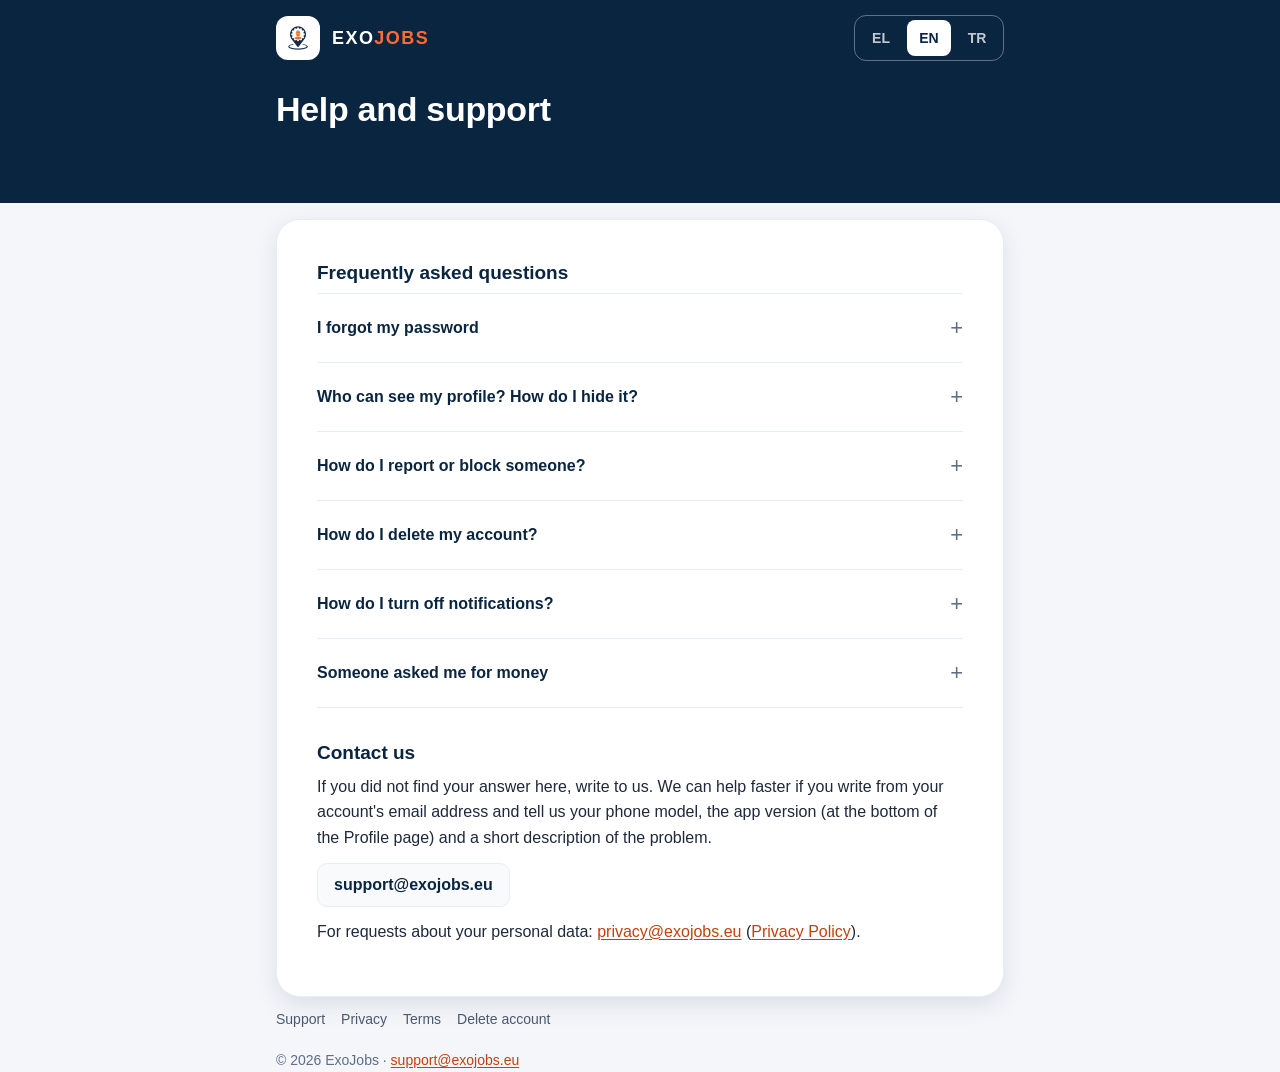
<file: support.html>
<!doctype html>
<html lang="en" data-lang="en">
<head>
<meta charset="utf-8">
<meta name="viewport" content="width=device-width, initial-scale=1">
<meta http-equiv="Content-Security-Policy" content="default-src 'self'; img-src 'self'; style-src 'self'; script-src 'self'; base-uri 'none'; form-action 'none'">
<meta name="referrer" content="no-referrer">
<meta name="color-scheme" content="light dark">
<meta name="theme-color" content="#0A2540" media="(prefers-color-scheme: light)">
<meta name="theme-color" content="#1C3A64" media="(prefers-color-scheme: dark)">
<meta name="description" content="ExoJobs help and support: common questions and how to contact us.">
<title>Help and support · ExoJobs</title>
<link rel="icon" type="image/png" href="assets/favicon.png">
<link rel="apple-touch-icon" href="assets/apple-touch-icon.png">
<link rel="stylesheet" href="assets/style.css">
<script src="assets/site.js"></script>
</head>
<body data-title-tr="Yardım ve destek · ExoJobs" data-title-el="Βοήθεια και υποστήριξη · ExoJobs" data-title-en="Help and support · ExoJobs">
<a class="skip" href="#main"><span data-l="tr">İçeriğe geç</span><span data-l="el">Μετάβαση στο περιεχόμενο</span><span data-l="en">Skip to content</span></a>

<header class="band">
  <div class="wrap bar">
    <a class="brand-link" href="index.html" aria-label="ExoJobs">
      <span class="logo-box"><img src="assets/logo.png" alt="" width="32" height="32"></span>
      <span class="wordmark">EXO<b>JOBS</b></span>
    </a>
    <nav class="langs" aria-label="Dil / Γλώσσα / Language">
      <a href="?lang=el" data-set-lang="el" lang="el" title="Ελληνικά">EL</a>
      <a href="?lang=en" data-set-lang="en" lang="en" title="English">EN</a>
      <a href="?lang=tr" data-set-lang="tr" lang="tr" title="Türkçe">TR</a>
    </nav>
  </div>
  <div class="wrap band-title">
    <h1>
      <span data-l="tr" lang="tr">Yardım ve destek</span>
      <span data-l="el" lang="el">Βοήθεια και υποστήριξη</span>
      <span data-l="en" lang="en">Help and support</span>
    </h1>
  </div>
</header>

<main id="main" class="wrap">

<!-- ============================== TÜRKÇE ============================== -->
<article class="card" data-l="tr" lang="tr">
  <h2>Sık sorulan sorular</h2>

  <details>
    <summary>Şifremi unuttum</summary>
    <ol class="steps">
      <li>Giriş ekranında <span class="path">Şifremi unuttum</span>'a dokun.</li>
      <li>Kayıtlı e-posta adresini yaz ve <span class="path">Kod gönder</span>'e dokun.</li>
      <li>E-postana gelen 6 haneli kodu ve en az 8 karakterli yeni şifreni yaz, <span class="path">Şifreyi değiştir</span>'e dokun.</li>
    </ol>
    <p>Kod gelmediyse spam klasörüne bak ya da <span class="path">Kod gelmedi mi? Tekrar gönder</span>'e dokun.</p>
  </details>

  <details>
    <summary>Profilimi kimler görebilir? Nasıl gizlerim?</summary>
    <p>Profilini her zaman başvurduğun işverenler görür. <span class="path">Profilim → Gizlilik ve bildirimler → Profilim işverenlere görünsün</span> açıksa, ilanlarına uyan işverenler de seni bulabilir ve ilanlarına davet edebilir.</p>
    <p>Bu ayar yeni hesaplarda kapalı başlar. Kapatırsan sadece başvurduğun işverenler profilini görür.</p>
  </details>

  <details>
    <summary>Birini nasıl şikâyet eder ya da engellerim?</summary>
    <p>Sohbette, ilan sayfasında ya da profilde <strong>⋯</strong> menüsüne dokun:</p>
    <ul>
      <li><strong>Şikâyet et:</strong> nedeni seç, istersen not ekle. Şikâyetleri 24 saat içinde inceleriz; kimin şikâyet ettiğini karşı tarafa söylemeyiz.</li>
      <li><strong>Engelle:</strong> birbirinize mesaj yazamaz, birbirinizin ilanlarını ve profillerini görmezsiniz.</li>
    </ul>
    <p>Engeli kaldırmak için: <span class="path">Profilim → Gizlilik ve bildirimler → Engellenen kullanıcılar</span>.</p>
    <p>Acil bir tehlike varsa önce 112'yi (Avrupa genelinde acil numara) ya da bulunduğun ülkenin acil numarasını ara.</p>
  </details>

  <details>
    <summary>Hesabımı nasıl silerim?</summary>
    <p><span class="path">Profilim → Hesap ve güvenlik → Hesabımı sil</span>. Şifreni yazıp onayladığında hesabın ve verilerin hemen silinir. Uygulamaya giremiyorsan ya da neyin silindiğini merak ediyorsan: <a href="delete-account.html">Hesabı silme</a>.</p>
  </details>

  <details>
    <summary>Bildirimleri nasıl kapatırım?</summary>
    <p>E-posta bildirimleri: <span class="path">Profilim → Gizlilik ve bildirimler → E-posta bildirimleri</span>. Telefon bildirimleri: telefonunun ayarlarında ExoJobs için bildirimleri kapat.</p>
  </details>

  <details>
    <summary>Biri benden para istedi</summary>
    <p>ExoJobs işçilerden iş karşılığında hiçbir zaman para istemez. İşe alım, belge ya da başvuru için para isteyen bir ilanı veya kişiyi lütfen <strong>⋯ → Şikâyet et</strong> ile bildir ve para gönderme.</p>
  </details>

  <h2>Bize ulaş</h2>
  <p>Sorunu burada bulamadıysan bize yaz. Kayıtlı e-posta adresinden yazarsan ve telefonunu, uygulamanın sürümünü (Profilim sayfasının en altında) ve sorunu kısaca anlatırsan daha hızlı yardımcı olabiliriz.</p>
  <p><a class="mail" href="mailto:support@exojobs.eu">support@exojobs.eu</a></p>
  <p>Kişisel verilerinle ilgili talepler için: <a href="mailto:privacy@exojobs.eu">privacy@exojobs.eu</a> (<a href="privacy.html">Gizlilik Politikası</a>).</p>
</article>

<!-- ============================== ΕΛΛΗΝΙΚΑ ============================== -->
<article class="card" data-l="el" lang="el">
  <h2>Συχνές ερωτήσεις</h2>

  <details>
    <summary>Ξέχασα τον κωδικό μου</summary>
    <ol class="steps">
      <li>Στην οθόνη σύνδεσης πατήστε <span class="path">Ξέχασα τον κωδικό</span>.</li>
      <li>Γράψτε το email του λογαριασμού σας και πατήστε <span class="path">Αποστολή κωδικού</span>.</li>
      <li>Γράψτε τον 6ψήφιο κωδικό που λάβατε με email και νέο κωδικό τουλάχιστον 8 χαρακτήρων, και πατήστε <span class="path">Αλλαγή κωδικού</span>.</li>
    </ol>
    <p>Αν δεν λάβατε κωδικό, ελέγξτε τον φάκελο ανεπιθύμητων ή πατήστε <span class="path">Δεν ήρθε κωδικός; Στείλε ξανά</span>.</p>
  </details>

  <details>
    <summary>Ποιος βλέπει το προφίλ μου; Πώς το κρύβω;</summary>
    <p>Το προφίλ σας το βλέπουν πάντα οι εργοδότες στους οποίους κάνετε αίτηση. Αν είναι ενεργό το <span class="path">Προφίλ → Απόρρητο και ειδοποιήσεις → Ορατό προφίλ για εργοδότες</span>, μπορούν να σας βρουν και εργοδότες με αγγελίες που σας ταιριάζουν και να σας προσκαλέσουν.</p>
    <p>Στους νέους λογαριασμούς η ρύθμιση είναι απενεργοποιημένη. Αν την απενεργοποιήσετε, το προφίλ σας το βλέπουν μόνο οι εργοδότες στους οποίους κάνετε αίτηση.</p>
  </details>

  <details>
    <summary>Πώς αναφέρω ή αποκλείω κάποιον;</summary>
    <p>Στη συνομιλία, στη σελίδα της αγγελίας ή στο προφίλ πατήστε το μενού <strong>⋯</strong>:</p>
    <ul>
      <li><strong>Αναφορά:</strong> επιλέξτε λόγο και, αν θέλετε, προσθέστε σημείωση. Εξετάζουμε τις αναφορές μέσα σε 24 ώρες· δεν λέμε στον άλλο ποιος έκανε την αναφορά.</li>
      <li><strong>Αποκλεισμός:</strong> δεν μπορείτε να ανταλλάξετε μηνύματα και δεν βλέπετε ο ένας τις αγγελίες και το προφίλ του άλλου.</li>
    </ul>
    <p>Για άρση αποκλεισμού: <span class="path">Προφίλ → Απόρρητο και ειδοποιήσεις → Αποκλεισμένοι χρήστες</span>.</p>
    <p>Σε άμεσο κίνδυνο καλέστε πρώτα το 112 (ο αριθμός έκτακτης ανάγκης σε όλη την Ευρώπη) ή τον αριθμό έκτακτης ανάγκης της χώρας όπου βρίσκεστε.</p>
  </details>

  <details>
    <summary>Πώς διαγράφω τον λογαριασμό μου;</summary>
    <p><span class="path">Προφίλ → Λογαριασμός και ασφάλεια → Διαγραφή λογαριασμού</span>. Μόλις επιβεβαιώσετε με τον κωδικό σας, ο λογαριασμός και τα δεδομένα σας διαγράφονται αμέσως. Αν δεν μπορείτε να μπείτε στην εφαρμογή ή θέλετε να δείτε τι διαγράφεται: <a href="delete-account.html">Διαγραφή λογαριασμού</a>.</p>
  </details>

  <details>
    <summary>Πώς απενεργοποιώ τις ειδοποιήσεις;</summary>
    <p>Ειδοποιήσεις email: <span class="path">Προφίλ → Απόρρητο και ειδοποιήσεις → Ειδοποιήσεις email</span>. Ειδοποιήσεις στο τηλέφωνο: απενεργοποιήστε τις για το ExoJobs στις ρυθμίσεις της συσκευής σας.</p>
  </details>

  <details>
    <summary>Κάποιος μου ζήτησε χρήματα</summary>
    <p>Το ExoJobs δεν ζητά ποτέ χρήματα από εργαζόμενους για μια θέση εργασίας. Αν μια αγγελία ή ένα άτομο σας ζητά χρήματα για πρόσληψη, έγγραφα ή αίτηση, αναφέρετέ το με <strong>⋯ → Αναφορά</strong> και μη στείλετε χρήματα.</p>
  </details>

  <h2>Επικοινωνήστε μαζί μας</h2>
  <p>Αν δεν βρήκατε απάντηση εδώ, γράψτε μας. Θα σας βοηθήσουμε πιο γρήγορα αν γράψετε από το email του λογαριασμού σας και αναφέρετε τη συσκευή σας, την έκδοση της εφαρμογής (στο κάτω μέρος της σελίδας Προφίλ) και μια σύντομη περιγραφή του προβλήματος.</p>
  <p><a class="mail" href="mailto:support@exojobs.eu">support@exojobs.eu</a></p>
  <p>Για αιτήματα σχετικά με τα προσωπικά σας δεδομένα: <a href="mailto:privacy@exojobs.eu">privacy@exojobs.eu</a> (<a href="privacy.html">Πολιτική απορρήτου</a>).</p>
</article>

<!-- ============================== ENGLISH ============================== -->
<article class="card" data-l="en" lang="en">
  <h2>Frequently asked questions</h2>

  <details>
    <summary>I forgot my password</summary>
    <ol class="steps">
      <li>On the sign-in screen, tap <span class="path">Forgot password</span>.</li>
      <li>Enter your account's email address and tap <span class="path">Send code</span>.</li>
      <li>Enter the 6-digit code from the email and a new password of at least 8 characters, then tap <span class="path">Change password</span>.</li>
    </ol>
    <p>No code? Check your spam folder, or tap <span class="path">No code? Send again</span>.</p>
  </details>

  <details>
    <summary>Who can see my profile? How do I hide it?</summary>
    <p>Employers you apply to can always see your profile. If <span class="path">Profile → Privacy and notifications → Visible to employers</span> is on, employers with jobs that match you can also find you and invite you to their jobs.</p>
    <p>This setting starts off for new accounts. If you switch it off, only the employers you apply to see your profile.</p>
  </details>

  <details>
    <summary>How do I report or block someone?</summary>
    <p>In a chat, on a job page or on a profile, tap the <strong>⋯</strong> menu:</p>
    <ul>
      <li><strong>Report:</strong> pick a reason and add a note if you like. We review reports within 24 hours and never tell the other person who reported them.</li>
      <li><strong>Block:</strong> you cannot message each other and do not see each other's jobs or profiles.</li>
    </ul>
    <p>To lift a block: <span class="path">Profile → Privacy and notifications → Blocked users</span>.</p>
    <p>If someone is in immediate danger, first call 112 (the emergency number across Europe) or the emergency number of the country you are in.</p>
  </details>

  <details>
    <summary>How do I delete my account?</summary>
    <p><span class="path">Profile → Account and security → Delete account</span>. Once you confirm with your password, your account and data are deleted at once. If you cannot get into the app, or want to see what is deleted: <a href="delete-account.html">Delete your account</a>.</p>
  </details>

  <details>
    <summary>How do I turn off notifications?</summary>
    <p>Email notifications: <span class="path">Profile → Privacy and notifications → Email notifications</span>. Phone notifications: turn them off for ExoJobs in your phone's settings.</p>
  </details>

  <details>
    <summary>Someone asked me for money</summary>
    <p>ExoJobs never asks workers for money for a job. If a listing or a person asks you for money for hiring, documents or applying, please report it with <strong>⋯ → Report</strong> and do not send any money.</p>
  </details>

  <h2>Contact us</h2>
  <p>If you did not find your answer here, write to us. We can help faster if you write from your account's email address and tell us your phone model, the app version (at the bottom of the Profile page) and a short description of the problem.</p>
  <p><a class="mail" href="mailto:support@exojobs.eu">support@exojobs.eu</a></p>
  <p>For requests about your personal data: <a href="mailto:privacy@exojobs.eu">privacy@exojobs.eu</a> (<a href="privacy.html">Privacy Policy</a>).</p>
</article>

</main>

<footer class="wrap">
  <nav aria-label="Footer">
    <a href="support.html"><span data-l="tr">Destek</span><span data-l="el">Υποστήριξη</span><span data-l="en">Support</span></a>
    <a href="privacy.html"><span data-l="tr">Gizlilik</span><span data-l="el">Απόρρητο</span><span data-l="en">Privacy</span></a>
    <a href="terms.html"><span data-l="tr">Kullanım şartları</span><span data-l="el">Όροι χρήσης</span><span data-l="en">Terms</span></a>
    <a href="delete-account.html"><span data-l="tr">Hesabı silme</span><span data-l="el">Διαγραφή λογαριασμού</span><span data-l="en">Delete account</span></a>
  </nav>
  <p>© 2026 ExoJobs · <a href="mailto:support@exojobs.eu">support@exojobs.eu</a></p>
</footer>
</body>
</html>
</file>
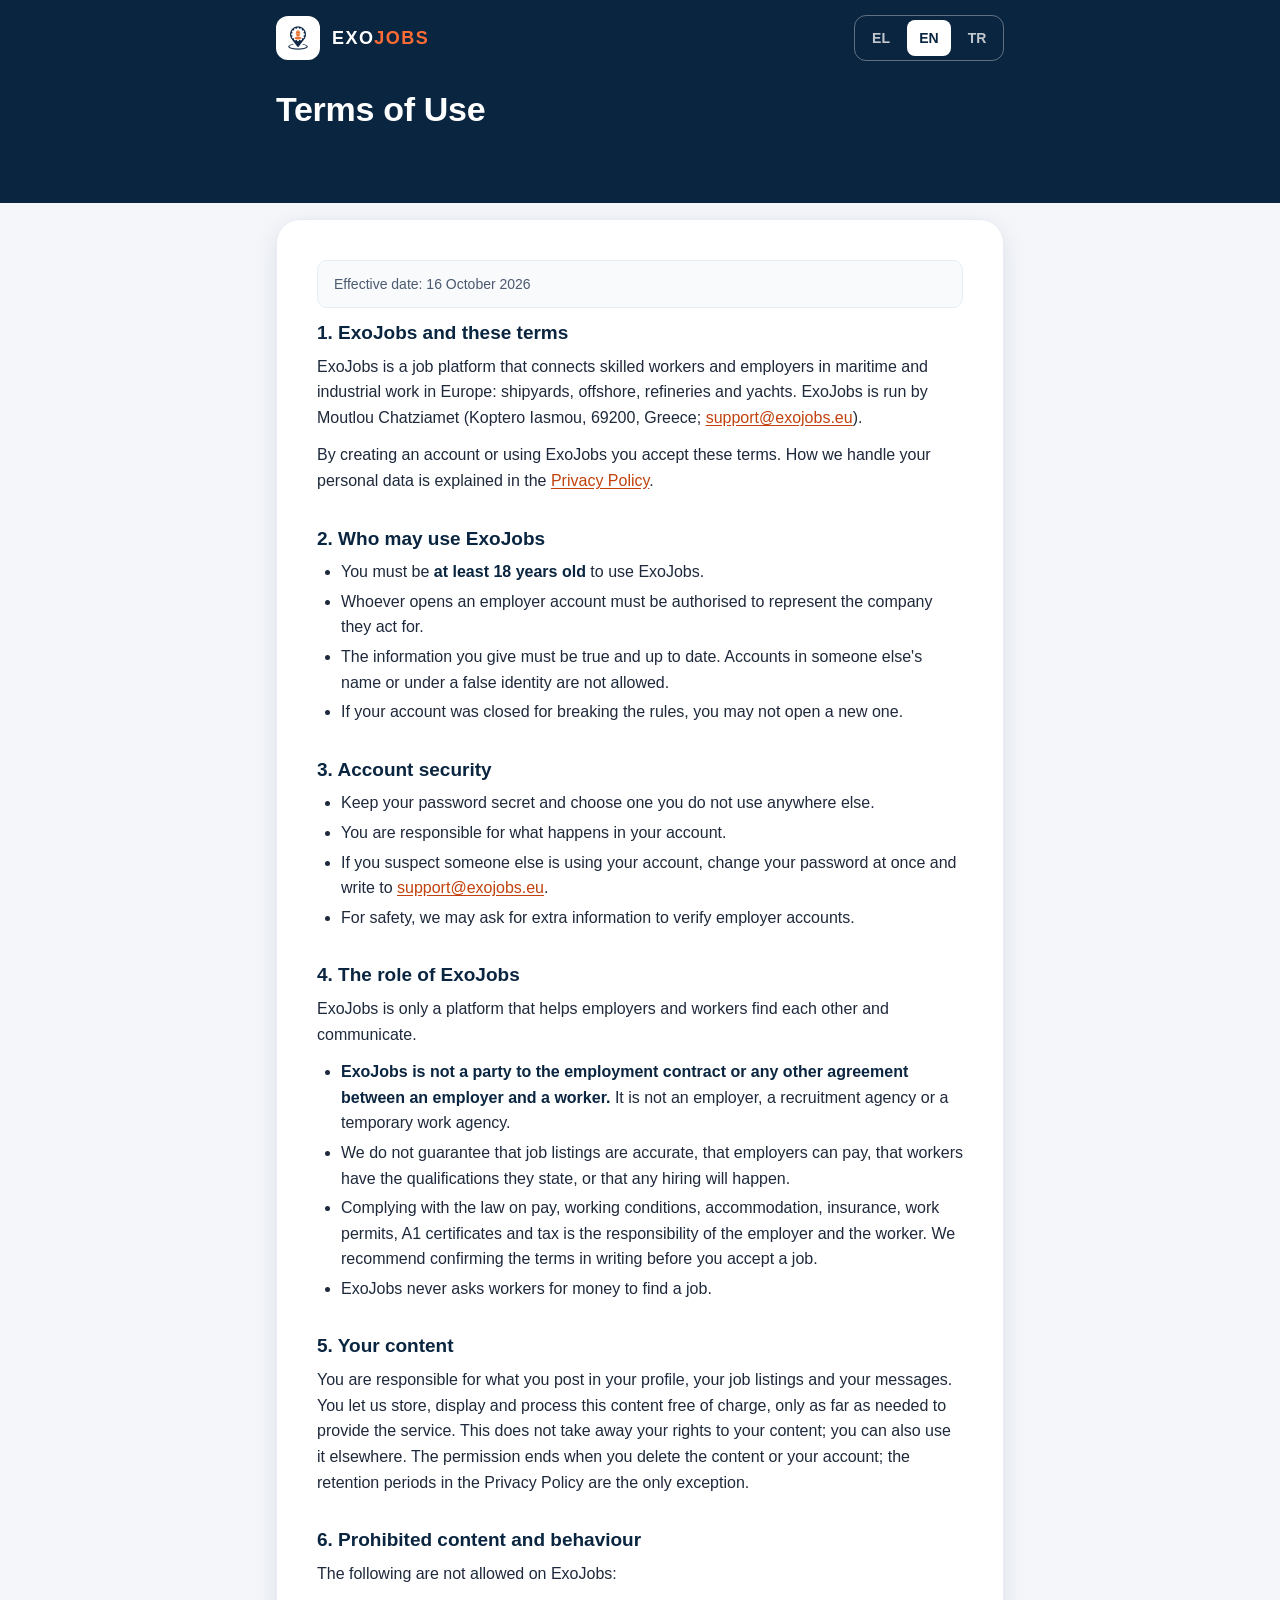
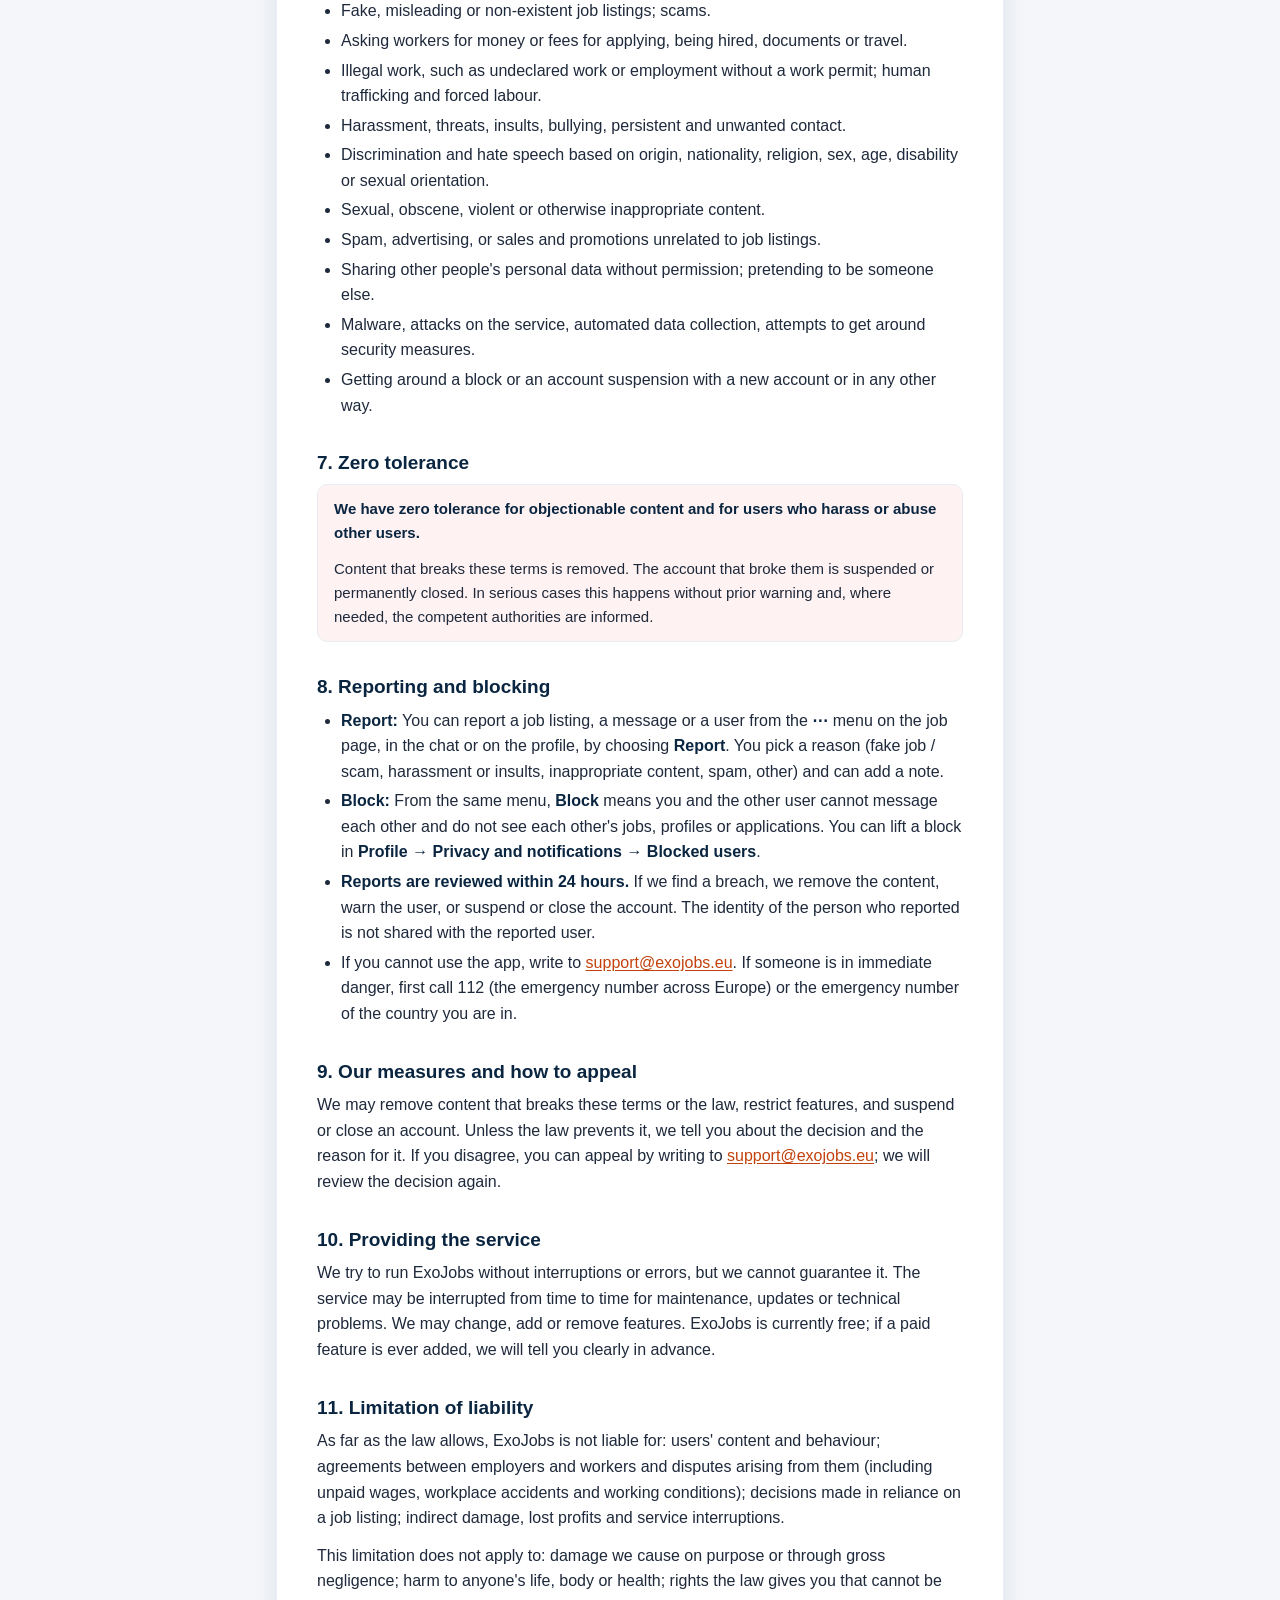
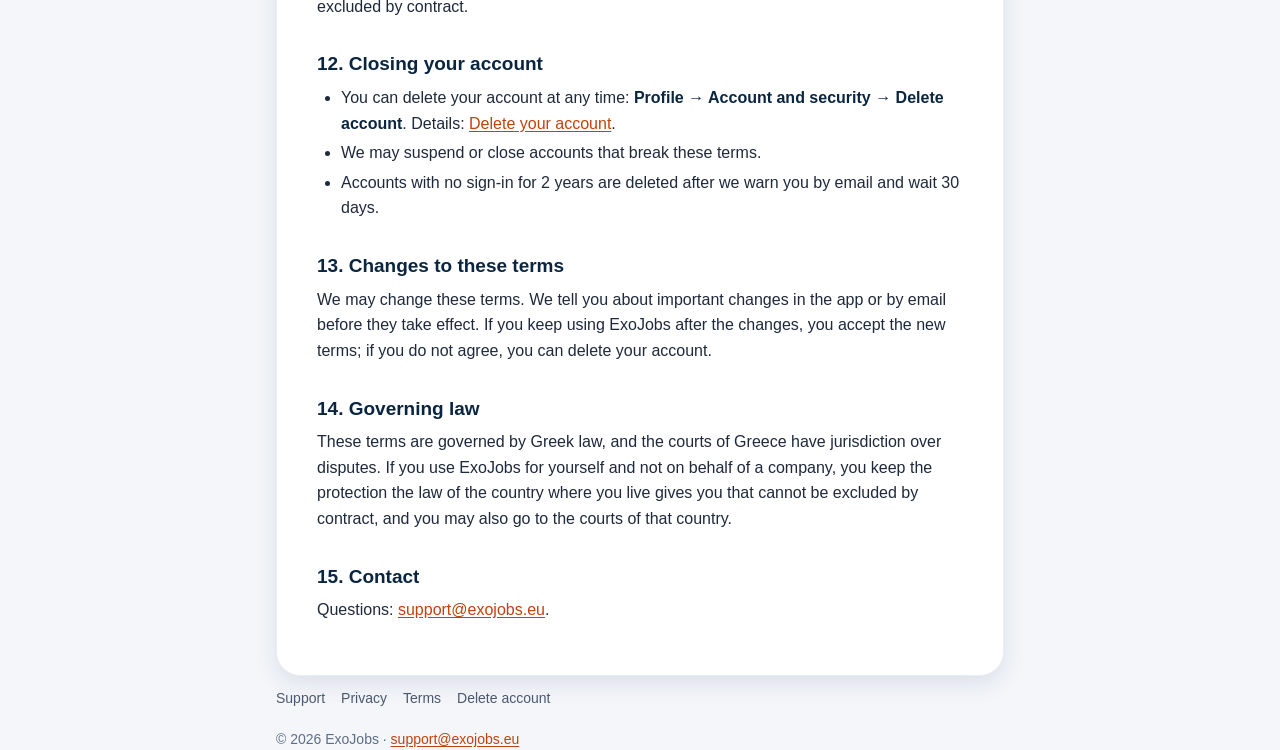
<file: terms.html>
<!doctype html>
<html lang="en" data-lang="en">
<head>
<meta charset="utf-8">
<meta name="viewport" content="width=device-width, initial-scale=1">
<meta http-equiv="Content-Security-Policy" content="default-src 'self'; img-src 'self'; style-src 'self'; script-src 'self'; base-uri 'none'; form-action 'none'">
<meta name="referrer" content="no-referrer">
<meta name="color-scheme" content="light dark">
<meta name="theme-color" content="#0A2540" media="(prefers-color-scheme: light)">
<meta name="theme-color" content="#1C3A64" media="(prefers-color-scheme: dark)">
<meta name="description" content="The rules for using ExoJobs.">
<title>Terms of Use · ExoJobs</title>
<link rel="icon" type="image/png" href="assets/favicon.png">
<link rel="apple-touch-icon" href="assets/apple-touch-icon.png">
<link rel="stylesheet" href="assets/style.css">
<script src="assets/site.js"></script>
</head>
<body data-title-tr="Kullanım Şartları · ExoJobs" data-title-el="Όροι χρήσης · ExoJobs" data-title-en="Terms of Use · ExoJobs">
<a class="skip" href="#main"><span data-l="tr">İçeriğe geç</span><span data-l="el">Μετάβαση στο περιεχόμενο</span><span data-l="en">Skip to content</span></a>

<header class="band">
  <div class="wrap bar">
    <a class="brand-link" href="index.html" aria-label="ExoJobs">
      <span class="logo-box"><img src="assets/logo.png" alt="" width="32" height="32"></span>
      <span class="wordmark">EXO<b>JOBS</b></span>
    </a>
    <nav class="langs" aria-label="Dil / Γλώσσα / Language">
      <a href="?lang=el" data-set-lang="el" lang="el" title="Ελληνικά">EL</a>
      <a href="?lang=en" data-set-lang="en" lang="en" title="English">EN</a>
      <a href="?lang=tr" data-set-lang="tr" lang="tr" title="Türkçe">TR</a>
    </nav>
  </div>
  <div class="wrap band-title">
    <h1>
      <span data-l="tr" lang="tr">Kullanım Şartları</span>
      <span data-l="el" lang="el">Όροι χρήσης</span>
      <span data-l="en" lang="en">Terms of Use</span>
    </h1>
  </div>
</header>

<main id="main" class="wrap">

<!-- ============================== TÜRKÇE ============================== -->
<article class="card" data-l="tr" lang="tr">
  <p class="meta">Yürürlük tarihi: 16 Ekim 2026</p>

  <h2>1. ExoJobs ve bu şartlar</h2>
  <p>ExoJobs, Avrupa'da denizcilik ve sanayi alanında, yani tersane, offshore, rafineri ve yat işlerinde çalışan ustaları ve işverenleri buluşturan bir iş platformudur. ExoJobs'u Moutlou Chatziamet işletir (Koptero Iasmou, 69200, Yunanistan; <a href="mailto:support@exojobs.eu">support@exojobs.eu</a>).</p>
  <p>Hesap açarak ya da ExoJobs'u kullanarak bu şartları kabul edersin. Kişisel verilerinin nasıl işlendiği <a href="privacy.html">Gizlilik Politikası</a>'nda anlatılır.</p>

  <h2>2. Kimler kullanabilir</h2>
  <ul>
    <li>ExoJobs'u kullanmak için <strong>en az 18 yaşında</strong> olmalısın.</li>
    <li>İşveren hesabı açan kişi, adına hareket ettiği şirketi temsil etmeye yetkili olmalıdır.</li>
    <li>Verdiğin bilgiler doğru ve güncel olmalıdır. Başkası adına ya da sahte kimlikle hesap açılamaz.</li>
    <li>Daha önce kurallara aykırılık nedeniyle kapatılan bir hesabın sahibi yeni hesap açamaz.</li>
  </ul>

  <h2>3. Hesap güvenliği</h2>
  <ul>
    <li>Şifreni gizli tut ve başka hiçbir yerde kullanmadığın bir şifre seç.</li>
    <li>Hesabında yapılan işlemlerden sen sorumlusun.</li>
    <li>Hesabının izinsiz kullanıldığından şüphelenirsen şifreni hemen değiştir ve <a href="mailto:support@exojobs.eu">support@exojobs.eu</a> adresine yaz.</li>
    <li>Güvenlik için işveren hesaplarını doğrulamak amacıyla ek bilgi isteyebiliriz.</li>
  </ul>

  <h2>4. ExoJobs'un rolü</h2>
  <p>ExoJobs sadece işverenle işçinin birbirini bulmasını ve iletişim kurmasını sağlayan bir platformdur.</p>
  <ul>
    <li><strong>ExoJobs, işveren ile işçi arasındaki iş sözleşmesinin ya da başka herhangi bir anlaşmanın tarafı değildir.</strong> ExoJobs; işveren, iş aracısı ya da geçici iş ajansı değildir.</li>
    <li>İlanların doğruluğunu, işverenin ödeme gücünü, işçinin niteliklerini ya da bir işe alımın gerçekleşeceğini garanti etmeyiz.</li>
    <li>Ücret, çalışma koşulları, konaklama, sigorta, çalışma izni, A1 belgesi ve vergi gibi konularda yasalara uymak işveren ve işçinin sorumluluğundadır. Bir işi kabul etmeden önce koşulları yazılı olarak teyit etmeni öneririz.</li>
    <li>ExoJobs işçilerden iş bulma karşılığında hiçbir zaman para istemez.</li>
  </ul>

  <h2>5. İçeriğin</h2>
  <p>Profilinde, ilanlarında ve mesajlarında paylaştığın içerikten sen sorumlusun. Bu içeriği, sadece hizmeti sunmak için gerektiği kadar saklamamıza, göstermemize ve işlememize ücretsiz olarak izin verirsin. Bu izin içeriğin üzerindeki haklarını sana ait olmaktan çıkarmaz; içeriğini başka yerlerde de kullanabilirsin. İzin, içeriği ya da hesabını sildiğinde sona erer; Gizlilik Politikası'ndaki saklama süreleri bunun dışındadır.</p>

  <h2>6. Yasak içerik ve davranışlar</h2>
  <p>ExoJobs'ta şunlar yasaktır:</p>
  <ul>
    <li>Sahte, yanıltıcı ya da var olmayan iş ilanları; dolandırıcılık.</li>
    <li>İşçiden başvuru, işe alım, belge ya da ulaşım için para veya ücret istemek.</li>
    <li>Kayıt dışı çalıştırma, çalışma izni olmadan çalıştırma gibi yasa dışı işler; insan ticareti ve zorla çalıştırma.</li>
    <li>Taciz, tehdit, hakaret, zorbalık, ısrarlı ve istenmeyen iletişim.</li>
    <li>Kökene, uyruğa, dine, cinsiyete, yaşa, engelliliğe ya da cinsel yönelime dayalı ayrımcılık ve nefret söylemi.</li>
    <li>Cinsel, müstehcen, şiddet içeren ya da başka şekilde uygunsuz içerik.</li>
    <li>Spam, reklam, iş ilanıyla ilgisi olmayan satış ya da tanıtım.</li>
    <li>Başkasının kişisel verilerini izinsiz paylaşmak, başka birinin kimliğine bürünmek.</li>
    <li>Kötü amaçlı yazılım, hizmete saldırı, otomatik araçlarla veri toplama, güvenlik önlemlerini aşmaya çalışmak.</li>
    <li>Engellemeleri ya da hesap askıya alınmasını yeni hesap açarak veya başka yollarla aşmak.</li>
  </ul>

  <h2>7. Sıfır tolerans</h2>
  <div class="note danger">
    <p><strong>Uygunsuz içeriğe ve diğer kullanıcıları taciz eden ya da kötüye kullanan kişilere karşı sıfır toleransımız vardır.</strong></p>
    <p>Bu şartlara aykırı içerik kaldırılır. Aykırılık yapan hesap askıya alınır ya da kalıcı olarak kapatılır. Ağır durumlarda bu, önceden uyarı yapılmadan olur ve gerekirse yetkili makamlara bildirilir.</p>
  </div>

  <h2>8. Şikâyet ve engelleme</h2>
  <ul>
    <li><strong>Şikâyet:</strong> Bir ilanı, mesajı ya da kullanıcıyı; ilan sayfasındaki, sohbetteki veya profildeki <strong>⋯</strong> menüsünden <strong>Şikâyet et</strong> ile bildirebilirsin. Neden seçersin (sahte ilan / dolandırıcılık, taciz veya hakaret, uygunsuz içerik, spam, diğer) ve istersen not eklersin.</li>
    <li><strong>Engelleme:</strong> Aynı menüden <strong>Engelle</strong>'ye dokununca o kişiyle birbirinize mesaj yazamaz, birbirinizin ilanlarını, profillerini ve başvurularını görmezsiniz. Engeli <span class="path">Profilim → Gizlilik ve bildirimler → Engellenen kullanıcılar</span> bölümünden kaldırabilirsin.</li>
    <li><strong>Şikâyetler 24 saat içinde incelenir.</strong> Aykırılık bulursak içeriği kaldırır, kullanıcıyı uyarır, hesabı askıya alır ya da kapatırız. Şikâyet edenin kimliği şikâyet edilen kişiye bildirilmez.</li>
    <li>Uygulamaya erişemiyorsan <a href="mailto:support@exojobs.eu">support@exojobs.eu</a> adresine yazabilirsin. Acil bir tehlike varsa önce 112'yi (Avrupa genelinde acil numara) ya da bulunduğun ülkenin acil numarasını ara.</li>
  </ul>

  <h2>9. Aldığımız önlemler ve itiraz</h2>
  <p>Bu şartlara ya da yasalara aykırı içeriği kaldırabilir, hesabın özelliklerini kısıtlayabilir, hesabı askıya alabilir veya kapatabiliriz. Yasal bir engel yoksa sana kararı ve nedenini bildiririz. Karara katılmıyorsan <a href="mailto:support@exojobs.eu">support@exojobs.eu</a> adresine yazarak itiraz edebilirsin; itirazını tekrar inceleriz.</p>

  <h2>10. Hizmetin sunulması</h2>
  <p>ExoJobs'u kesintisiz ve hatasız sunmaya çalışırız, ancak bunu garanti edemeyiz. Bakım, güncelleme ya da teknik sorunlar nedeniyle hizmet zaman zaman kesilebilir. Özellikleri değiştirebilir, ekleyebilir veya kaldırabiliriz. ExoJobs şu anda ücretsizdir; ücretli bir özellik gelirse önceden açıkça bildiririz.</p>

  <h2>11. Sorumluluğun sınırı</h2>
  <p>Yasaların izin verdiği ölçüde ExoJobs şunlardan sorumlu değildir: kullanıcıların içerikleri ve davranışları; işveren ile işçi arasındaki anlaşmalar ve bunlardan doğan anlaşmazlıklar (ödenmeyen ücretler, iş kazaları, çalışma koşulları dahil); bir ilana güvenerek alınan kararlar; dolaylı zararlar, kâr kaybı ve hizmet kesintileri.</p>
  <p>Bu sınırlama şunlar için geçerli değildir: bilerek ya da ağır bir özensizlikle verdiğimiz zararlar; birinin hayatına, vücuduna veya sağlığına gelen zararlar; yasaların sana tanıdığı ve bir sözleşmeyle kaldırılamayan haklar.</p>

  <h2>12. Hesabın kapatılması</h2>
  <ul>
    <li>Hesabını istediğin an silebilirsin: <span class="path">Profilim → Hesap ve güvenlik → Hesabımı sil</span>. Ayrıntılar: <a href="delete-account.html">Hesabı silme</a>.</li>
    <li>Bu şartları ihlal eden hesapları askıya alabilir veya kapatabiliriz.</li>
    <li>2 yıl boyunca giriş yapılmayan hesapları, önceden e-postayla uyarıp 30 gün bekledikten sonra sileriz.</li>
  </ul>

  <h2>13. Şartlardaki değişiklikler</h2>
  <p>Bu şartları değiştirebiliriz. Önemli değişiklikleri yürürlüğe girmeden önce uygulamada ya da e-postayla bildiririz. Değişikliklerden sonra ExoJobs'u kullanmaya devam edersen yeni şartları kabul etmiş olursun; kabul etmiyorsan hesabını silebilirsin.</p>

  <h2>14. Uygulanacak hukuk</h2>
  <p>Bu şartlara Yunanistan hukuku uygulanır ve uyuşmazlıklarda Yunanistan mahkemeleri yetkilidir. ExoJobs'u bir şirket adına değil kendin için kullanıyorsan, yaşadığın ülkenin yasalarının sana tanıdığı ve sözleşmeyle kaldırılamayan korumalar geçerliliğini korur; o ülkenin mahkemelerine de başvurabilirsin.</p>

  <h2>15. İletişim</h2>
  <p>Sorular için: <a href="mailto:support@exojobs.eu">support@exojobs.eu</a>.</p>
</article>

<!-- ============================== ΕΛΛΗΝΙΚΑ ============================== -->
<article class="card" data-l="el" lang="el">
  <p class="meta">Ημερομηνία ισχύος: 16 Οκτωβρίου 2026</p>

  <h2>1. Το ExoJobs και οι παρόντες όροι</h2>
  <p>Το ExoJobs είναι μια πλατφόρμα εργασίας που φέρνει σε επαφή τεχνίτες και εργοδότες του ναυτιλιακού και βιομηχανικού τομέα στην Ευρώπη: ναυπηγεία, offshore, διυλιστήρια και κότερα. Το ExoJobs λειτουργεί ο Moutlou Chatziamet (Κόπτερο Ιάσμου, 69200, Ελλάδα· <a href="mailto:support@exojobs.eu">support@exojobs.eu</a>).</p>
  <p>Δημιουργώντας λογαριασμό ή χρησιμοποιώντας το ExoJobs αποδέχεστε τους παρόντες όρους. Το πώς επεξεργαζόμαστε τα προσωπικά σας δεδομένα περιγράφεται στην <a href="privacy.html">Πολιτική απορρήτου</a>.</p>

  <h2>2. Ποιος μπορεί να το χρησιμοποιήσει</h2>
  <ul>
    <li>Για να χρησιμοποιήσετε το ExoJobs πρέπει να είστε <strong>τουλάχιστον 18 ετών</strong>.</li>
    <li>Όποιος ανοίγει λογαριασμό εργοδότη πρέπει να είναι εξουσιοδοτημένος να εκπροσωπεί την εταιρεία για λογαριασμό της οποίας ενεργεί.</li>
    <li>Τα στοιχεία που δίνετε πρέπει να είναι αληθή και ενημερωμένα. Δεν επιτρέπεται λογαριασμός στο όνομα άλλου ή με ψεύτικη ταυτότητα.</li>
    <li>Όποιος είχε λογαριασμό που έκλεισε λόγω παραβίασης των κανόνων δεν μπορεί να ανοίξει νέο.</li>
  </ul>

  <h2>3. Ασφάλεια λογαριασμού</h2>
  <ul>
    <li>Κρατήστε τον κωδικό σας μυστικό και επιλέξτε κωδικό που δεν χρησιμοποιείτε αλλού.</li>
    <li>Είστε υπεύθυνοι για ό,τι γίνεται από τον λογαριασμό σας.</li>
    <li>Αν υποψιάζεστε μη εξουσιοδοτημένη χρήση, αλλάξτε αμέσως τον κωδικό σας και γράψτε στο <a href="mailto:support@exojobs.eu">support@exojobs.eu</a>.</li>
    <li>Για λόγους ασφαλείας μπορεί να ζητήσουμε πρόσθετα στοιχεία για την επαλήθευση λογαριασμών εργοδοτών.</li>
  </ul>

  <h2>4. Ο ρόλος του ExoJobs</h2>
  <p>Το ExoJobs είναι μόνο μια πλατφόρμα που βοηθά εργοδότες και εργαζόμενους να βρεθούν και να επικοινωνήσουν.</p>
  <ul>
    <li><strong>Το ExoJobs δεν είναι συμβαλλόμενο μέρος στη σύμβαση εργασίας ή σε οποιαδήποτε άλλη συμφωνία μεταξύ εργοδότη και εργαζομένου.</strong> Δεν είναι εργοδότης, γραφείο ευρέσεως εργασίας ή εταιρεία προσωρινής απασχόλησης.</li>
    <li>Δεν εγγυόμαστε την ακρίβεια των αγγελιών, τη φερεγγυότητα των εργοδοτών, τα προσόντα των εργαζομένων ή ότι θα πραγματοποιηθεί πρόσληψη.</li>
    <li>Η τήρηση της νομοθεσίας για αμοιβές, συνθήκες εργασίας, διαμονή, ασφάλιση, άδεια εργασίας, βεβαίωση A1 και φόρους είναι ευθύνη του εργοδότη και του εργαζομένου. Σας συνιστούμε να επιβεβαιώνετε γραπτώς τους όρους πριν αποδεχτείτε μια θέση.</li>
    <li>Το ExoJobs δεν ζητά ποτέ χρήματα από εργαζόμενους για την εύρεση εργασίας.</li>
  </ul>

  <h2>5. Το περιεχόμενό σας</h2>
  <p>Είστε υπεύθυνοι για όσα δημοσιεύετε στο προφίλ, στις αγγελίες και στα μηνύματά σας. Μας επιτρέπετε δωρεάν να αποθηκεύουμε, να εμφανίζουμε και να επεξεργαζόμαστε το περιεχόμενο αυτό μόνο στον βαθμό που χρειάζεται για την παροχή της υπηρεσίας. Η άδεια αυτή δεν σας αφαιρεί τα δικαιώματα στο περιεχόμενό σας· μπορείτε να το χρησιμοποιείτε και αλλού. Η άδεια λήγει όταν διαγράψετε το περιεχόμενο ή τον λογαριασμό σας· εξαίρεση αποτελούν οι χρόνοι διατήρησης της Πολιτικής απορρήτου.</p>

  <h2>6. Απαγορευμένο περιεχόμενο και συμπεριφορές</h2>
  <p>Στο ExoJobs απαγορεύονται:</p>
  <ul>
    <li>Ψεύτικες, παραπλανητικές ή ανύπαρκτες αγγελίες· απάτη.</li>
    <li>Η απαίτηση χρημάτων ή αμοιβής από εργαζόμενους για αίτηση, πρόσληψη, έγγραφα ή μεταφορά.</li>
    <li>Παράνομη εργασία, όπως αδήλωτη εργασία ή απασχόληση χωρίς άδεια εργασίας· εμπορία ανθρώπων και καταναγκαστική εργασία.</li>
    <li>Παρενόχληση, απειλές, προσβολές, εκφοβισμός, επίμονη και ανεπιθύμητη επικοινωνία.</li>
    <li>Διακρίσεις και ρητορική μίσους λόγω καταγωγής, υπηκοότητας, θρησκείας, φύλου, ηλικίας, αναπηρίας ή σεξουαλικού προσανατολισμού.</li>
    <li>Σεξουαλικό, άσεμνο, βίαιο ή με άλλο τρόπο ακατάλληλο περιεχόμενο.</li>
    <li>Spam, διαφημίσεις, πωλήσεις ή προωθήσεις άσχετες με αγγελίες εργασίας.</li>
    <li>Η δημοσιοποίηση προσωπικών δεδομένων άλλων χωρίς άδεια, η υπόδυση άλλου προσώπου.</li>
    <li>Κακόβουλο λογισμικό, επιθέσεις στην υπηρεσία, αυτοματοποιημένη συλλογή δεδομένων, απόπειρες παράκαμψης μέτρων ασφαλείας.</li>
    <li>Η παράκαμψη αποκλεισμών ή αναστολής λογαριασμού με νέο λογαριασμό ή με άλλο τρόπο.</li>
  </ul>

  <h2>7. Μηδενική ανοχή</h2>
  <div class="note danger">
    <p><strong>Έχουμε μηδενική ανοχή στο ακατάλληλο περιεχόμενο και στους χρήστες που παρενοχλούν ή κακοποιούν άλλους χρήστες.</strong></p>
    <p>Περιεχόμενο που παραβιάζει τους όρους αφαιρείται. Ο λογαριασμός που παραβιάζει τους όρους αναστέλλεται ή κλείνει οριστικά. Σε σοβαρές περιπτώσεις αυτό γίνεται χωρίς προηγούμενη προειδοποίηση και, όπου χρειάζεται, ενημερώνονται οι αρμόδιες αρχές.</p>
  </div>

  <h2>8. Αναφορά και αποκλεισμός</h2>
  <ul>
    <li><strong>Αναφορά:</strong> Μπορείτε να αναφέρετε μια αγγελία, ένα μήνυμα ή έναν χρήστη από το μενού <strong>⋯</strong> στη σελίδα της αγγελίας, στη συνομιλία ή στο προφίλ, επιλέγοντας <strong>Αναφορά</strong>. Διαλέγετε λόγο (ψεύτικη αγγελία / απάτη, παρενόχληση ή προσβολή, ακατάλληλο περιεχόμενο, spam, άλλο) και, αν θέλετε, προσθέτετε σημείωση.</li>
    <li><strong>Αποκλεισμός:</strong> Από το ίδιο μενού, με <strong>Αποκλεισμός</strong>, εσείς και ο άλλος χρήστης δεν μπορείτε να ανταλλάξετε μηνύματα και δεν βλέπετε ο ένας τις αγγελίες, το προφίλ και τις αιτήσεις του άλλου. Μπορείτε να άρετε τον αποκλεισμό από <span class="path">Προφίλ → Απόρρητο και ειδοποιήσεις → Αποκλεισμένοι χρήστες</span>.</li>
    <li><strong>Οι αναφορές εξετάζονται μέσα σε 24 ώρες.</strong> Αν διαπιστώσουμε παραβίαση, αφαιρούμε το περιεχόμενο, προειδοποιούμε τον χρήστη, αναστέλλουμε ή κλείνουμε τον λογαριασμό. Η ταυτότητα αυτού που κάνει την αναφορά δεν γνωστοποιείται στον χρήστη που αναφέρθηκε.</li>
    <li>Αν δεν έχετε πρόσβαση στην εφαρμογή, γράψτε στο <a href="mailto:support@exojobs.eu">support@exojobs.eu</a>. Σε άμεσο κίνδυνο καλέστε πρώτα το 112 (ο αριθμός έκτακτης ανάγκης σε όλη την Ευρώπη) ή τον αριθμό έκτακτης ανάγκης της χώρας όπου βρίσκεστε.</li>
  </ul>

  <h2>9. Μέτρα που λαμβάνουμε και ένσταση</h2>
  <p>Μπορούμε να αφαιρέσουμε περιεχόμενο που παραβιάζει τους όρους ή τον νόμο, να περιορίσουμε λειτουργίες, να αναστείλουμε ή να κλείσουμε λογαριασμό. Εφόσον δεν υπάρχει νομικό κώλυμα, σας ενημερώνουμε για την απόφαση και τον λόγο της. Αν διαφωνείτε, μπορείτε να υποβάλετε ένσταση γράφοντας στο <a href="mailto:support@exojobs.eu">support@exojobs.eu</a>· θα την εξετάσουμε ξανά.</p>

  <h2>10. Παροχή της υπηρεσίας</h2>
  <p>Προσπαθούμε να παρέχουμε το ExoJobs χωρίς διακοπές και σφάλματα, αλλά δεν μπορούμε να το εγγυηθούμε. Η υπηρεσία μπορεί να διακόπτεται κατά καιρούς λόγω συντήρησης, ενημερώσεων ή τεχνικών προβλημάτων. Μπορούμε να αλλάξουμε, να προσθέσουμε ή να αφαιρέσουμε λειτουργίες. Το ExoJobs είναι προς το παρόν δωρεάν· αν προστεθεί λειτουργία επί πληρωμή, θα σας ενημερώσουμε σαφώς εκ των προτέρων.</p>

  <h2>11. Περιορισμός ευθύνης</h2>
  <p>Στον βαθμό που επιτρέπει ο νόμος, το ExoJobs δεν ευθύνεται για: το περιεχόμενο και τη συμπεριφορά των χρηστών· τις συμφωνίες μεταξύ εργοδότη και εργαζομένου και τις διαφορές που προκύπτουν από αυτές (περιλαμβανομένων απλήρωτων αμοιβών, εργατικών ατυχημάτων και συνθηκών εργασίας)· αποφάσεις που λαμβάνονται με βάση μια αγγελία· έμμεσες ζημίες, διαφυγόντα κέρδη και διακοπές της υπηρεσίας.</p>
  <p>Ο περιορισμός αυτός δεν ισχύει: για ζημίες που προκαλούμε σκόπιμα ή από βαριά αμέλεια· για βλάβη της ζωής, του σώματος ή της υγείας κάποιου· για δικαιώματα που σας δίνει ο νόμος και δεν μπορούν να αποκλειστούν με σύμβαση.</p>

  <h2>12. Κλείσιμο λογαριασμού</h2>
  <ul>
    <li>Μπορείτε να διαγράψετε τον λογαριασμό σας όποτε θέλετε: <span class="path">Προφίλ → Λογαριασμός και ασφάλεια → Διαγραφή λογαριασμού</span>. Λεπτομέρειες: <a href="delete-account.html">Διαγραφή λογαριασμού</a>.</li>
    <li>Μπορούμε να αναστείλουμε ή να κλείσουμε λογαριασμούς που παραβιάζουν τους όρους.</li>
    <li>Λογαριασμούς χωρίς σύνδεση για 2 χρόνια τους διαγράφουμε, αφού σας προειδοποιήσουμε με email και περιμένουμε 30 ημέρες.</li>
  </ul>

  <h2>13. Αλλαγές στους όρους</h2>
  <p>Μπορούμε να αλλάξουμε τους παρόντες όρους. Για σημαντικές αλλαγές σας ενημερώνουμε στην εφαρμογή ή με email πριν τεθούν σε ισχύ. Αν συνεχίσετε να χρησιμοποιείτε το ExoJobs μετά τις αλλαγές, αποδέχεστε τους νέους όρους· αν δεν συμφωνείτε, μπορείτε να διαγράψετε τον λογαριασμό σας.</p>

  <h2>14. Εφαρμοστέο δίκαιο</h2>
  <p>Οι παρόντες όροι διέπονται από το ελληνικό δίκαιο και για τις διαφορές αρμόδια είναι τα ελληνικά δικαστήρια. Αν χρησιμοποιείτε το ExoJobs για τον εαυτό σας και όχι για λογαριασμό εταιρείας, διατηρείτε την προστασία που σας δίνει ο νόμος της χώρας όπου ζείτε και δεν μπορεί να αποκλειστεί με σύμβαση· μπορείτε επίσης να προσφύγετε στα δικαστήρια αυτής της χώρας.</p>

  <h2>15. Επικοινωνία</h2>
  <p>Για ερωτήσεις: <a href="mailto:support@exojobs.eu">support@exojobs.eu</a>.</p>
</article>

<!-- ============================== ENGLISH ============================== -->
<article class="card" data-l="en" lang="en">
  <p class="meta">Effective date: 16 October 2026</p>

  <h2>1. ExoJobs and these terms</h2>
  <p>ExoJobs is a job platform that connects skilled workers and employers in maritime and industrial work in Europe: shipyards, offshore, refineries and yachts. ExoJobs is run by Moutlou Chatziamet (Koptero Iasmou, 69200, Greece; <a href="mailto:support@exojobs.eu">support@exojobs.eu</a>).</p>
  <p>By creating an account or using ExoJobs you accept these terms. How we handle your personal data is explained in the <a href="privacy.html">Privacy Policy</a>.</p>

  <h2>2. Who may use ExoJobs</h2>
  <ul>
    <li>You must be <strong>at least 18 years old</strong> to use ExoJobs.</li>
    <li>Whoever opens an employer account must be authorised to represent the company they act for.</li>
    <li>The information you give must be true and up to date. Accounts in someone else's name or under a false identity are not allowed.</li>
    <li>If your account was closed for breaking the rules, you may not open a new one.</li>
  </ul>

  <h2>3. Account security</h2>
  <ul>
    <li>Keep your password secret and choose one you do not use anywhere else.</li>
    <li>You are responsible for what happens in your account.</li>
    <li>If you suspect someone else is using your account, change your password at once and write to <a href="mailto:support@exojobs.eu">support@exojobs.eu</a>.</li>
    <li>For safety, we may ask for extra information to verify employer accounts.</li>
  </ul>

  <h2>4. The role of ExoJobs</h2>
  <p>ExoJobs is only a platform that helps employers and workers find each other and communicate.</p>
  <ul>
    <li><strong>ExoJobs is not a party to the employment contract or any other agreement between an employer and a worker.</strong> It is not an employer, a recruitment agency or a temporary work agency.</li>
    <li>We do not guarantee that job listings are accurate, that employers can pay, that workers have the qualifications they state, or that any hiring will happen.</li>
    <li>Complying with the law on pay, working conditions, accommodation, insurance, work permits, A1 certificates and tax is the responsibility of the employer and the worker. We recommend confirming the terms in writing before you accept a job.</li>
    <li>ExoJobs never asks workers for money to find a job.</li>
  </ul>

  <h2>5. Your content</h2>
  <p>You are responsible for what you post in your profile, your job listings and your messages. You let us store, display and process this content free of charge, only as far as needed to provide the service. This does not take away your rights to your content; you can also use it elsewhere. The permission ends when you delete the content or your account; the retention periods in the Privacy Policy are the only exception.</p>

  <h2>6. Prohibited content and behaviour</h2>
  <p>The following are not allowed on ExoJobs:</p>
  <ul>
    <li>Fake, misleading or non-existent job listings; scams.</li>
    <li>Asking workers for money or fees for applying, being hired, documents or travel.</li>
    <li>Illegal work, such as undeclared work or employment without a work permit; human trafficking and forced labour.</li>
    <li>Harassment, threats, insults, bullying, persistent and unwanted contact.</li>
    <li>Discrimination and hate speech based on origin, nationality, religion, sex, age, disability or sexual orientation.</li>
    <li>Sexual, obscene, violent or otherwise inappropriate content.</li>
    <li>Spam, advertising, or sales and promotions unrelated to job listings.</li>
    <li>Sharing other people's personal data without permission; pretending to be someone else.</li>
    <li>Malware, attacks on the service, automated data collection, attempts to get around security measures.</li>
    <li>Getting around a block or an account suspension with a new account or in any other way.</li>
  </ul>

  <h2>7. Zero tolerance</h2>
  <div class="note danger">
    <p><strong>We have zero tolerance for objectionable content and for users who harass or abuse other users.</strong></p>
    <p>Content that breaks these terms is removed. The account that broke them is suspended or permanently closed. In serious cases this happens without prior warning and, where needed, the competent authorities are informed.</p>
  </div>

  <h2>8. Reporting and blocking</h2>
  <ul>
    <li><strong>Report:</strong> You can report a job listing, a message or a user from the <strong>⋯</strong> menu on the job page, in the chat or on the profile, by choosing <strong>Report</strong>. You pick a reason (fake job / scam, harassment or insults, inappropriate content, spam, other) and can add a note.</li>
    <li><strong>Block:</strong> From the same menu, <strong>Block</strong> means you and the other user cannot message each other and do not see each other's jobs, profiles or applications. You can lift a block in <span class="path">Profile → Privacy and notifications → Blocked users</span>.</li>
    <li><strong>Reports are reviewed within 24 hours.</strong> If we find a breach, we remove the content, warn the user, or suspend or close the account. The identity of the person who reported is not shared with the reported user.</li>
    <li>If you cannot use the app, write to <a href="mailto:support@exojobs.eu">support@exojobs.eu</a>. If someone is in immediate danger, first call 112 (the emergency number across Europe) or the emergency number of the country you are in.</li>
  </ul>

  <h2>9. Our measures and how to appeal</h2>
  <p>We may remove content that breaks these terms or the law, restrict features, and suspend or close an account. Unless the law prevents it, we tell you about the decision and the reason for it. If you disagree, you can appeal by writing to <a href="mailto:support@exojobs.eu">support@exojobs.eu</a>; we will review the decision again.</p>

  <h2>10. Providing the service</h2>
  <p>We try to run ExoJobs without interruptions or errors, but we cannot guarantee it. The service may be interrupted from time to time for maintenance, updates or technical problems. We may change, add or remove features. ExoJobs is currently free; if a paid feature is ever added, we will tell you clearly in advance.</p>

  <h2>11. Limitation of liability</h2>
  <p>As far as the law allows, ExoJobs is not liable for: users' content and behaviour; agreements between employers and workers and disputes arising from them (including unpaid wages, workplace accidents and working conditions); decisions made in reliance on a job listing; indirect damage, lost profits and service interruptions.</p>
  <p>This limitation does not apply to: damage we cause on purpose or through gross negligence; harm to anyone's life, body or health; rights the law gives you that cannot be excluded by contract.</p>

  <h2>12. Closing your account</h2>
  <ul>
    <li>You can delete your account at any time: <span class="path">Profile → Account and security → Delete account</span>. Details: <a href="delete-account.html">Delete your account</a>.</li>
    <li>We may suspend or close accounts that break these terms.</li>
    <li>Accounts with no sign-in for 2 years are deleted after we warn you by email and wait 30 days.</li>
  </ul>

  <h2>13. Changes to these terms</h2>
  <p>We may change these terms. We tell you about important changes in the app or by email before they take effect. If you keep using ExoJobs after the changes, you accept the new terms; if you do not agree, you can delete your account.</p>

  <h2>14. Governing law</h2>
  <p>These terms are governed by Greek law, and the courts of Greece have jurisdiction over disputes. If you use ExoJobs for yourself and not on behalf of a company, you keep the protection the law of the country where you live gives you that cannot be excluded by contract, and you may also go to the courts of that country.</p>

  <h2>15. Contact</h2>
  <p>Questions: <a href="mailto:support@exojobs.eu">support@exojobs.eu</a>.</p>
</article>

</main>

<footer class="wrap">
  <nav aria-label="Footer">
    <a href="support.html"><span data-l="tr">Destek</span><span data-l="el">Υποστήριξη</span><span data-l="en">Support</span></a>
    <a href="privacy.html"><span data-l="tr">Gizlilik</span><span data-l="el">Απόρρητο</span><span data-l="en">Privacy</span></a>
    <a href="terms.html"><span data-l="tr">Kullanım şartları</span><span data-l="el">Όροι χρήσης</span><span data-l="en">Terms</span></a>
    <a href="delete-account.html"><span data-l="tr">Hesabı silme</span><span data-l="el">Διαγραφή λογαριασμού</span><span data-l="en">Delete account</span></a>
  </nav>
  <p>© 2026 ExoJobs · <a href="mailto:support@exojobs.eu">support@exojobs.eu</a></p>
</footer>
</body>
</html>
</file>
<file: assets/style.css>
/* ExoJobs site. Colors are the app's palette (frontend/utils/theme.ts); light and dark follow the system. */

:root {
  color-scheme: light dark;

  --bg: #F4F6FA;
  --surface: #FFFFFF;
  --surface-alt: #F8FAFC;
  --border: #E8EDF3;
  --text: #1E293B;
  --text-secondary: #4B5A70;
  --text-tertiary: #5E6E85;
  --heading: #0A2540;
  --brand: #0A2540;
  --on-brand: #FFFFFF;
  --on-brand-muted: rgba(255, 255, 255, 0.75);
  --on-brand-subtle: rgba(255, 255, 255, 0.12);
  --on-brand-border: rgba(255, 255, 255, 0.35);
  --primary-text: #C2410C;
  --primary-soft: #FFF1EA;
  --brand-accent: #FF6B35;
  --danger: #B91C1C;
  --danger-soft: #FEF2F2;
  --shadow: rgba(10, 37, 64, 0.10);

  --font: -apple-system, BlinkMacSystemFont, "Segoe UI", Roboto, "Helvetica Neue", Arial, "Noto Sans", sans-serif;
  --gutter: 16px;
  --max: 760px;
}

@media (prefers-color-scheme: dark) {
  :root {
    --bg: #0B1526;
    --surface: #132238;
    --surface-alt: #0F1B2E;
    --border: #24364F;
    --text: #E8EDF5;
    --text-secondary: #A3B1C6;
    --text-tertiary: #8B9BB3;
    --heading: #EEF2F8;
    --brand: #1C3A64;
    --primary-text: #FF6B35;
    --primary-soft: #3A2420;
    --danger: #F87171;
    --danger-soft: #3A1A1F;
    --shadow: rgba(0, 0, 0, 0.35);
  }
}

/* Languages: every text exists in TR, EL and EN; only the active one is shown (default EN without JS). */
html[data-lang="tr"] [data-l]:not([data-l="tr"]),
html[data-lang="el"] [data-l]:not([data-l="el"]),
html[data-lang="en"] [data-l]:not([data-l="en"]) { display: none; }

*, *::before, *::after { box-sizing: border-box; }

html { -webkit-text-size-adjust: 100%; text-size-adjust: 100%; }

body {
  margin: 0;
  min-height: 100vh;
  display: flex;
  flex-direction: column;
  background: var(--bg);
  color: var(--text);
  font-family: var(--font);
  font-size: 16px;
  line-height: 1.6;
}

a { color: var(--primary-text); text-underline-offset: 2px; }
a:hover { text-decoration-thickness: 2px; }
:focus-visible { outline: 2px solid var(--brand-accent); outline-offset: 2px; border-radius: 4px; }

.wrap {
  width: 100%;
  max-width: var(--max);
  margin: 0 auto;
  padding: 0 var(--gutter);
}

.skip {
  position: absolute; left: -9999px; top: 8px;
  background: var(--surface); color: var(--heading); padding: 8px 12px; border-radius: 8px; z-index: 10;
}
.skip:focus { left: 8px; }

/* ---- Navy band (like the app's sign-in screens) ---- */
.band {
  background: var(--brand);
  color: var(--on-brand);
  padding-bottom: 72px; /* the card overlaps the last 40px */
}

.bar {
  display: flex;
  align-items: center;
  justify-content: space-between;
  gap: 12px;
  min-height: 64px;
  padding-top: 12px;
}

.brand-link {
  display: inline-flex;
  align-items: center;
  gap: 12px;
  color: var(--on-brand);
  text-decoration: none;
}

/* Logo box 12, inner gap 6 -> logo 6 (concentric corners) */
.logo-box {
  display: inline-flex;
  padding: 6px;
  background: #FFFFFF;
  border-radius: 12px;
}
.logo-box img { display: block; width: 32px; height: 32px; border-radius: 6px; }

.wordmark {
  font-size: 18px;
  font-weight: 800;
  letter-spacing: 0.08em;
}
.wordmark b { color: var(--brand-accent); font-weight: 800; }

.langs {
  display: inline-flex;
  gap: 4px;
  padding: 4px;
  border: 1px solid var(--on-brand-border);
  border-radius: 12px;
}
.langs a {
  display: inline-flex;
  align-items: center;
  justify-content: center;
  min-width: 44px;
  min-height: 36px;
  padding: 0 8px;
  border-radius: 8px;
  color: var(--on-brand-muted);
  font-size: 14px;
  font-weight: 700;
  text-decoration: none;
}
.langs a:hover { color: var(--on-brand); background: var(--on-brand-subtle); }
.langs a[aria-current="true"] { background: var(--on-brand); color: #0A2540; }

.band-title { padding-top: 24px; }
.band-title h1 {
  margin: 0;
  font-size: 28px;
  line-height: 1.25;
  font-weight: 800;
  letter-spacing: -0.3px;
}
.band-title p { margin: 8px 0 0; color: var(--on-brand-muted); font-size: 15px; }
.band-title .tagline { color: var(--brand-accent); font-weight: 700; font-size: 17px; margin-top: 8px; }

/* ---- Card over the band ---- */
main { flex: 1 0 auto; }

.card {
  position: relative;
  margin-top: -40px;
  background: var(--surface);
  border: 1px solid var(--border);
  border-radius: 24px;
  padding: 32px 24px;
  box-shadow: 0 8px 24px var(--shadow);
}

.card + .card, .stack > * + * { margin-top: 16px; }

.meta {
  margin: 0 0 24px;
  padding: 12px 16px;
  background: var(--surface-alt);
  border: 1px solid var(--border);
  border-radius: 10px;
  color: var(--text-secondary);
  font-size: 14px;
}

.card h2 {
  margin: 32px 0 8px;
  font-size: 19px;
  line-height: 1.35;
  color: var(--heading);
}
.card h2:first-child, .card .meta + h2 { margin-top: 0; }
.card h3 {
  margin: 24px 0 4px;
  font-size: 16px;
  color: var(--heading);
}
.card p, .card ul, .card ol { margin: 0 0 12px; }
.card ul, .card ol { padding-left: 24px; }
.card li + li { margin-top: 4px; }
.card strong { color: var(--heading); }

.toc {
  margin: 0 0 24px;
  padding: 16px;
  border: 1px solid var(--border);
  border-radius: 12px;
  font-size: 15px;
}
.toc p { margin: 0 0 8px; font-weight: 700; color: var(--heading); }
.toc ol { margin: 0; }

.table-scroll { overflow-x: auto; margin: 0 0 16px; border: 1px solid var(--border); border-radius: 10px; }
table { width: 100%; border-collapse: collapse; font-size: 14px; }
th, td { text-align: left; vertical-align: top; padding: 12px; border-bottom: 1px solid var(--border); }
tr:last-child td { border-bottom: 0; }
th { background: var(--surface-alt); color: var(--heading); font-weight: 700; }

.note {
  padding: 12px 16px;
  border-radius: 10px;
  background: var(--primary-soft);
  border: 1px solid var(--border);
  font-size: 15px;
}
.note.danger { background: var(--danger-soft); }
.note p:last-child { margin-bottom: 0; }

.steps { counter-reset: step; list-style: none; padding-left: 0 !important; }
.steps li {
  counter-increment: step;
  position: relative;
  padding-left: 40px;
  min-height: 28px;
}
.steps li + li { margin-top: 12px; }
.steps li::before {
  content: counter(step);
  position: absolute; left: 0; top: 0;
  width: 28px; height: 28px;
  display: inline-flex; align-items: center; justify-content: center;
  border-radius: 999px;
  background: var(--brand);
  color: var(--on-brand);
  font-size: 14px; font-weight: 700;
}
.path { font-weight: 700; color: var(--heading); }

details {
  border-top: 1px solid var(--border);
  padding: 12px 0;
}
details:last-of-type { border-bottom: 1px solid var(--border); }
summary {
  cursor: pointer;
  font-weight: 700;
  color: var(--heading);
  min-height: 44px;
  display: flex;
  align-items: center;
  justify-content: space-between;
  gap: 12px;
  list-style: none;
}
summary::-webkit-details-marker { display: none; }
summary::after { content: "+"; color: var(--text-tertiary); font-size: 22px; font-weight: 400; line-height: 1; }
details[open] > summary::after { content: "\2212"; }
details > :not(summary) { margin-top: 8px; }

.mail {
  display: inline-flex;
  align-items: center;
  min-height: 44px;
  padding: 0 16px;
  border: 1px solid var(--border);
  border-radius: 10px;
  background: var(--surface-alt);
  color: var(--heading);
  font-weight: 700;
  text-decoration: none;
}
.mail:hover { border-color: var(--text-tertiary); }

/* Home page */
.features { display: grid; gap: 12px; grid-template-columns: 1fr; margin: 24px 0; }
.feature {
  padding: 16px;
  border: 1px solid var(--border);
  border-radius: 12px;
  background: var(--surface-alt);
}
.feature h3 { margin: 0 0 4px; }
.feature p { margin: 0; color: var(--text-secondary); font-size: 15px; }
.stores { display: flex; flex-wrap: wrap; gap: 12px; margin: 24px 0 0; }
.stores[hidden] { display: none; }
.links { list-style: none; padding: 0 !important; margin: 0; border: 1px solid var(--border); border-radius: 12px; overflow: hidden; }
.links li + li { margin-top: 0; border-top: 1px solid var(--border); }
.links a {
  display: flex; align-items: center; justify-content: space-between;
  min-height: 52px; padding: 0 16px;
  color: var(--heading); font-weight: 600; text-decoration: none;
}
.links a::after { content: "›"; color: var(--text-tertiary); font-size: 22px; }
.links a:hover { background: var(--surface-alt); }

/* ---- Footer ---- */
footer {
  margin-top: 32px;
  padding: 24px 0 32px;
  color: var(--text-tertiary);
  font-size: 14px;
}
footer nav { display: flex; flex-wrap: wrap; gap: 4px 16px; margin-bottom: 8px; }
footer nav a {
  color: var(--text-secondary);
  text-decoration: none;
  display: inline-flex; align-items: center; min-height: 44px;
}
footer nav a:hover { color: var(--heading); text-decoration: underline; }
footer p { margin: 0; }

@media (min-width: 640px) {
  .band-title h1 { font-size: 34px; }
  .card { padding: 40px; }
  .features { grid-template-columns: 1fr 1fr; }
}

@media (max-width: 340px) {
  .wordmark { display: none; }
}

@media print {
  .band { background: none; color: #000; padding-bottom: 0; }
  .langs, footer nav, .skip { display: none; }
  .card { margin-top: 16px; box-shadow: none; border: 0; padding: 0; }
}
</file>
